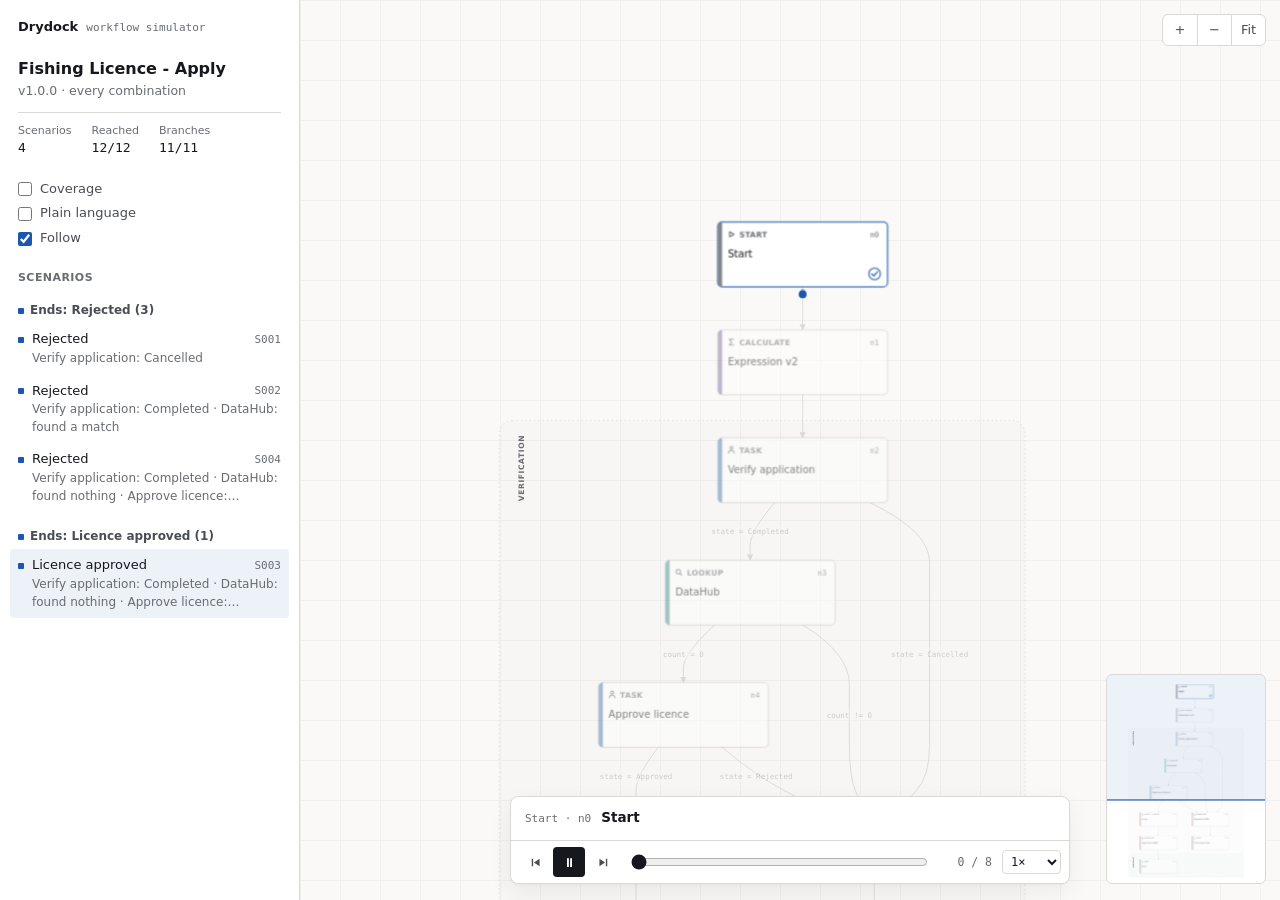
<file: docs/demo/index.html>
<!doctype html>
<html lang="en">
<head>
<meta charset="utf-8">
<meta name="viewport" content="width=device-width, initial-scale=1">
<title>Fishing Licence - Apply v1.0.0 · Drydock</title>
<style>/* Drydock viewer: a working tool, not a showcase. Paper canvas, ink text,
   one accent for the route the case takes. Red only for failure, amber only
   for waiting. Light only. */
:root {
  color-scheme: light;
  --paper: oklch(0.982 0.003 95);
  --grid: oklch(0.955 0.003 95);
  --surface: oklch(1 0 0);
  --surface-2: oklch(0.965 0.003 95);
  --rule: oklch(0.885 0.004 95);
  --rule-strong: oklch(0.78 0.006 95);
  --ink: oklch(0.21 0.01 260);
  --ink-2: oklch(0.42 0.01 260);
  --ink-3: oklch(0.53 0.008 260);

  --accent: oklch(0.47 0.15 258);
  --accent-soft: oklch(0.47 0.15 258 / 0.08);
  --fail: oklch(0.54 0.19 27);
  --wait: oklch(0.58 0.13 70);

  /* Node kinds: quiet stripes, told apart by glyph and label first. */
  --k-start: oklch(0.62 0.01 260);
  --k-end: oklch(0.62 0.01 260);
  --k-route: oklch(0.72 0.01 260);
  --k-other: oklch(0.72 0.01 260);
  --k-task: oklch(0.6 0.09 255);
  --k-lookup: oklch(0.63 0.07 195);
  --k-write: oklch(0.6 0.05 230);
  --k-expression: oklch(0.6 0.07 300);
  --k-loop: oklch(0.67 0.09 65);
  --k-message: oklch(0.63 0.08 0);
  --k-document: oklch(0.64 0.08 135);
  --k-payment: oklch(0.67 0.09 90);

  --mono: ui-monospace, "SF Mono", Menlo, Consolas, monospace;
  --ease: cubic-bezier(0.2, 0, 0, 1);
  font: 14px/1.45 ui-sans-serif, system-ui, -apple-system, "Segoe UI", sans-serif;
}

* { box-sizing: border-box; }
html { -webkit-font-smoothing: antialiased; -moz-osx-font-smoothing: grayscale; }
html, body { margin: 0; height: 100%; background: var(--paper); color: var(--ink); }
button, select, input { font: inherit; color: inherit; }
:focus-visible { outline: 2px solid var(--accent); outline-offset: 2px; }

.app { display: grid; grid-template-columns: 300px 1fr; height: 100dvh; }

/* ---------- sidebar ---------- */
.side {
  background: var(--surface);
  border-inline-end: 1px solid var(--rule);
  overflow-y: auto;
  padding: 18px 18px 40px;
  display: flex; flex-direction: column; gap: 22px;
}
.brand { display: flex; align-items: baseline; gap: 8px; font-size: 13px; font-weight: 600; }
.brand small { font-family: var(--mono); font-weight: 400; color: var(--ink-3); font-size: 11px; }
.wf h1 { font-size: 16px; line-height: 1.3; margin: 0 0 2px; font-weight: 600; text-wrap: balance; }
.muted { color: var(--ink-3); margin: 0; font-size: 12.5px; }
.stats { display: flex; gap: 20px; margin: 12px 0 0; padding: 10px 0 0; border-top: 1px solid var(--rule); }
.stats div { display: flex; flex-direction: column; }
.stats dt { font-size: 11px; color: var(--ink-3); }
.stats dd { margin: 0; font-family: var(--mono); font-size: 13px; font-variant-numeric: tabular-nums; }
.note { font-size: 12px; color: var(--ink-2); border-inline-start: 2px solid var(--rule-strong); padding: 2px 0 2px 10px; margin: 12px 0 0; }

.toggles { display: flex; flex-direction: column; gap: 6px; }
.switch { display: flex; align-items: center; gap: 8px; font-size: 13px; color: var(--ink-2); cursor: pointer; width: fit-content; }
.switch input { margin: 0; accent-color: var(--accent); width: 14px; height: 14px; }

.group h2 { font-size: 11px; font-weight: 600; color: var(--ink-3); margin: 0 0 6px; letter-spacing: 0.04em; text-transform: uppercase; }
.group h3 { font-size: 12px; color: var(--ink-2); margin: 16px 0 4px; font-weight: 600; display: flex; align-items: center; gap: 6px; }
.list { list-style: none; margin: 0; padding: 0; }
.item {
  display: block; text-align: start; cursor: pointer;
  background: transparent; border: 0; border-radius: 4px; padding: 7px 8px; margin: 0 -8px; width: calc(100% + 16px);
  transition-property: background-color; transition-duration: 120ms;
}
.item:hover { background: var(--surface-2); }
.item:focus-visible { outline-offset: -2px; }
.item[aria-current="true"] { background: var(--accent-soft); }
.item .t { display: flex; align-items: center; gap: 8px; font-size: 13px; font-weight: 500; }
.item .d { color: var(--ink-3); font-size: 12px; margin-top: 1px; padding-inline-start: 14px;
  display: -webkit-box; -webkit-line-clamp: 2; -webkit-box-orient: vertical; overflow: hidden; }
.item .id { margin-inline-start: auto; color: var(--ink-3); font-family: var(--mono); font-size: 11px; }

.dot { width: 6px; height: 6px; border-radius: 1px; flex: none; background: var(--ink-3); }
.dot.completed { background: var(--accent); }
.dot.failed { background: var(--fail); }
.dot.stuck, .dot.runaway, .dot.waiting { background: var(--wait); }

/* ---------- stage ---------- */
.stage { position: relative; overflow: hidden; background-color: var(--paper);
  background-image: linear-gradient(var(--grid) 1px, transparent 1px), linear-gradient(90deg, var(--grid) 1px, transparent 1px);
  background-size: 40px 40px; }
#canvas { width: 100%; height: 100%; display: block; cursor: grab; touch-action: none; }
#canvas.dragging { cursor: grabbing; }

.zoom { position: absolute; top: 14px; inset-inline-end: 14px; display: flex; background: var(--surface);
  border: 1px solid var(--rule); border-radius: 6px; overflow: hidden; }
.zoom button { border: 0; background: transparent; min-width: 34px; height: 30px; cursor: pointer; font-size: 13px; color: var(--ink-2); }
.zoom button + button { border-inline-start: 1px solid var(--rule); }
.zoom button:hover { background: var(--surface-2); color: var(--ink); }
.zoom button:focus-visible { outline-offset: -2px; }

.dock { position: absolute; left: 50%; bottom: 16px; translate: -50% 0; width: min(780px, calc(100% - 420px));
  background: var(--surface); border: 1px solid var(--rule); border-radius: 8px;
  box-shadow: 0 1px 2px oklch(0 0 0 / 0.04), 0 8px 24px oklch(0 0 0 / 0.06); }
.caption { padding: 11px 14px 10px; min-height: 44px; display: flex; align-items: baseline; gap: 10px; border-bottom: 1px solid var(--rule); }
.cap-kind { font-family: var(--mono); font-size: 11px; color: var(--ink-3); flex: none; }
.cap-text { font-size: 13.5px; text-wrap: pretty; display: -webkit-box; -webkit-line-clamp: 3; -webkit-box-orient: vertical; overflow: hidden; }
.cap-text b { font-weight: 600; }
.transport { padding: 6px 8px; display: flex; align-items: center; gap: 2px; }
.transport button { border: 0; background: transparent; border-radius: 4px; width: 32px; height: 30px; cursor: pointer; color: var(--ink-2);
  transition-property: background-color, scale; transition-duration: 120ms; transition-timing-function: var(--ease); }
.transport button:hover { background: var(--surface-2); color: var(--ink); }
.transport button:active { scale: 0.96; }
.transport svg { width: 15px; height: 15px; fill: currentColor; display: block; margin: auto; }
.transport .primary { position: relative; color: var(--surface); background: var(--ink); }
.transport .primary:hover { background: oklch(0.32 0.01 260); color: var(--surface); }
.transport .primary svg { position: absolute; inset: 0; transition-property: opacity, scale, filter; transition-duration: 200ms; transition-timing-function: var(--ease); }
.transport .primary .i-pause { opacity: 0; scale: 0.25; filter: blur(4px); }
.transport .primary.playing .i-play { opacity: 0; scale: 0.25; filter: blur(4px); }
.transport .primary.playing .i-pause { opacity: 1; scale: 1; filter: blur(0); }
#p-scrub { flex: 1; accent-color: var(--ink); margin: 0 10px; }
.count { font-family: var(--mono); font-size: 11.5px; color: var(--ink-3); font-variant-numeric: tabular-nums; min-width: 52px; text-align: end; }
.speed select { background: transparent; border: 1px solid var(--rule); border-radius: 4px; padding: 3px 4px; margin-inline-start: 8px; font-family: var(--mono); font-size: 12px; }
.sr { position: absolute; width: 1px; height: 1px; overflow: hidden; clip-path: inset(50%); }

/* ---------- diagram ---------- */
#nodes { filter: url(#lift); }
.node { opacity: 0.5; transition-property: opacity; transition-duration: 250ms; transition-timing-function: var(--ease); }
.node.visited, .node.running { opacity: 1; }
.node .card { fill: var(--surface); stroke: var(--rule-strong); stroke-width: 1; transition-property: stroke, fill; transition-duration: 200ms; }
.node .stripe { fill: var(--kind); }
.node .glyph { fill: none; stroke: var(--ink-3); stroke-width: 1.4; stroke-linecap: round; stroke-linejoin: round; }
.node .kind { font-size: 10.5px; fill: var(--ink-3); letter-spacing: 0.04em; text-transform: uppercase; font-weight: 600; }
.node .idx { font-family: var(--mono); font-size: 10.5px; fill: var(--ink-3); }
.node .name { font-size: 14px; font-weight: 500; fill: var(--ink); }
.node .ring { display: none; }
.node .badge { display: none; }
.node .state { opacity: 0; transition-property: opacity; transition-duration: 200ms; }

.node.running .card { stroke: var(--accent); stroke-width: 2; fill: oklch(0.985 0.012 258); }
.node.done .card { stroke: var(--accent); stroke-width: 1.5; }
.node.failed .card { stroke: var(--fail); stroke-width: 2; fill: oklch(0.99 0.008 27); }
.node.waiting .card, .node.stuck .card { stroke: var(--wait); stroke-width: 2; stroke-dasharray: 5 3; }
.node.done .s-done, .node.failed .s-fail, .node.waiting .s-wait, .node.stuck .s-stuck { opacity: 1; }
.state circle { fill: var(--surface); stroke-width: 1.5; }
.state path { fill: none; stroke-width: 1.6; stroke-linecap: round; stroke-linejoin: round; }
.s-done circle, .s-done path { stroke: var(--accent); }
.s-fail circle, .s-fail path { stroke: var(--fail); }
.s-wait circle, .s-wait path, .s-stuck circle, .s-stuck path { stroke: var(--wait); }

.edge { fill: none; stroke: var(--rule-strong); stroke-width: 1.25; transition-property: stroke, opacity, stroke-width; transition-duration: 250ms; }
.edge.taken { stroke: var(--accent); stroke-width: 2; }
.arrowhead { fill: var(--rule-strong); } .arrowhead.on { fill: var(--accent); }
.elabel rect { fill: var(--paper); }
.elabel text { font-family: var(--mono); font-size: 10.5px; fill: var(--ink-3); }
.elabel.taken text { fill: var(--accent); }
.story .elabel:not(.taken) { opacity: 0.3; }
.story .edge:not(.taken) { opacity: 0.45; }

.token, .trail { fill: var(--accent); }

.callout rect { fill: var(--surface); stroke: var(--rule-strong); }
.callout .rule { fill: var(--accent); stroke: none; }
.callout text { fill: var(--ink); font-size: 12px; font-weight: 500; }
.callout.status text { fill: var(--accent); }
.callout.bad rect { stroke: var(--fail); } .callout.bad .rule { fill: var(--fail); } .callout.bad text { fill: var(--fail); }
.callout.wait rect { stroke: var(--wait); } .callout.wait .rule { fill: var(--wait); }
.callout { animation: pop 220ms var(--ease) both; }
@keyframes pop { from { opacity: 0; transform: translateY(4px); } to { opacity: 1; transform: none; } }

/* Milestone swimlanes */
.band-bg { fill: oklch(0.5 0.02 260 / 0.02); stroke: var(--rule); stroke-dasharray: 2 4; }
.band-bg.alt { fill: oklch(0.5 0.02 260 / 0.04); }
.band-label { font-size: 10.5px; font-weight: 600; letter-spacing: 0.08em; text-transform: uppercase; fill: var(--ink-3); }

/* Minimap */
.minimap { position: absolute; inset-inline-end: 14px; bottom: 16px; width: 160px; height: 210px; background: var(--surface);
  border: 1px solid var(--rule); border-radius: 6px; overflow: hidden; cursor: pointer; }
#mini { width: 100%; height: 100%; display: block; }
#mini .elabel, #mini .callout, #mini .badge, #mini .band-label { display: none; }
#mini-view { fill: var(--accent-soft); stroke: var(--accent); stroke-width: 1.25; vector-effect: non-scaling-stroke; }
@media (max-width: 1100px) { .minimap { display: none; } .dock { width: min(780px, calc(100% - 32px)); } }

/* Coverage overlay */
.cov .node .badge { display: block; }
.badge rect { fill: var(--surface); stroke: var(--rule-strong); }
.badge text { font-family: var(--mono); font-size: 10px; fill: var(--ink-2); }
.cov .node.cold .card { stroke: var(--fail); stroke-dasharray: 4 3; }
.cov .edge.untaken { stroke: var(--fail); stroke-dasharray: 5 5; opacity: 0.9; }

/* Plain language: hide the machinery. */
.plain .idx, .plain .elabel { display: none; }

/* One-time reveal of the skeleton. */
.intro .node { animation: rise 380ms var(--ease) both; animation-delay: var(--d); }
.intro .edge { stroke-dasharray: var(--len); stroke-dashoffset: var(--len); animation: draw 480ms var(--ease) forwards; animation-delay: var(--d); }
@keyframes rise { from { opacity: 0; transform: translateY(6px); } to { opacity: 0.5; transform: none; } }
@keyframes draw { to { stroke-dashoffset: 0; } }

@media (prefers-reduced-motion: reduce) {
  .intro .node, .intro .edge, .callout { animation: none !important; }
}

@media (max-width: 860px) {
  .app { grid-template-columns: 1fr; grid-template-rows: auto 1fr; }
  .side { max-height: 38dvh; border-inline-end: 0; border-bottom: 1px solid var(--rule); }
}
</style>
</head>
<body>
<div class="app">
  <aside class="side" aria-label="Scenarios">
    <header class="brand">
      <span>Drydock</span><small>workflow simulator</small>
    </header>
    <section class="wf">
      <h1 id="wf-name"></h1>
      <p id="wf-meta" class="muted"></p>
      <dl class="stats" id="stats"></dl>
      <p id="wf-note" class="note" hidden></p>
    </section>
    <section class="toggles">
      <label class="switch"><input type="checkbox" id="t-coverage"><span>Coverage</span></label>
      <label class="switch"><input type="checkbox" id="t-plain"><span>Plain language</span></label>
      <label class="switch"><input type="checkbox" id="t-follow" checked><span>Follow</span></label>
    </section>
    <section id="findings" class="group" hidden>
      <h2>Problems</h2>
      <ul id="finding-list" class="list"></ul>
    </section>
    <section class="group">
      <h2>Scenarios</h2>
      <div id="scenario-groups"></div>
    </section>
  </aside>

  <main class="stage">
    <svg id="canvas" role="img" aria-label="Workflow diagram">
      <defs>
        <marker id="arrow" viewBox="0 0 10 10" refX="9" refY="5" markerWidth="7" markerHeight="7" orient="auto-start-reverse">
          <path d="M0 0L10 5L0 10z" class="arrowhead"/>
        </marker>
        <marker id="arrow-on" viewBox="0 0 10 10" refX="9" refY="5" markerWidth="7" markerHeight="7" orient="auto-start-reverse">
          <path d="M0 0L10 5L0 10z" class="arrowhead on"/>
        </marker>
        <filter id="lift" x="-10%" y="-10%" width="120%" height="140%">
          <feDropShadow dx="0" dy="1" stdDeviation="1.2" flood-color="black" flood-opacity="0.05"/>
        </filter>
      </defs>
      <g id="viewport">
        <g id="bands"></g>
        <g id="edges"></g>
        <g id="labels"></g>
        <g id="nodes"></g>
        <g id="fx"></g>
      </g>
    </svg>

    <div class="minimap" aria-hidden="true">
      <svg id="mini"><use href="#bands"/><use href="#edges"/><use href="#nodes"/><rect id="mini-view" rx="6"/></svg>
    </div>

    <div class="zoom" role="group" aria-label="Zoom">
      <button type="button" id="z-in" aria-label="Zoom in">+</button>
      <button type="button" id="z-out" aria-label="Zoom out">−</button>
      <button type="button" id="z-fit" aria-label="Fit to screen">Fit</button>
    </div>

    <div class="dock">
      <div class="caption" id="caption" aria-live="polite">
        <span class="cap-kind" id="cap-kind"></span>
        <span class="cap-text" id="cap-text">Pick a scenario to play it on the workflow.</span>
      </div>
      <div class="transport" role="group" aria-label="Playback">
        <button type="button" id="p-back" aria-label="Previous step"><svg viewBox="0 0 24 24"><path d="M6 6h2.2v12H6zM18.5 6v12L9.5 12z"/></svg></button>
        <button type="button" id="p-play" class="primary" aria-label="Play">
          <svg class="i-play" viewBox="0 0 24 24"><path d="M8 5.5v13l11-6.5z"/></svg>
          <svg class="i-pause" viewBox="0 0 24 24"><path d="M8 5h3v14H8zM13 5h3v14h-3z"/></svg>
        </button>
        <button type="button" id="p-next" aria-label="Next step"><svg viewBox="0 0 24 24"><path d="M15.8 6H18v12h-2.2zM5.5 6v12l9-6z"/></svg></button>
        <input type="range" id="p-scrub" min="0" max="0" value="0" aria-label="Step">
        <span class="count" id="p-count">0 / 0</span>
        <label class="speed"><span class="sr">Speed</span>
          <select id="p-speed">
            <option value="0.5">0.5×</option>
            <option value="1" selected>1×</option>
            <option value="2">2×</option>
            <option value="4">4×</option>
          </select>
        </label>
      </div>
    </div>
  </main>
</div>
<script id="data" type="application/json">{"workflow":"Fishing Licence - Apply","version":"1.0.0","nodes":[{"id":"n0","name":"Start","kind":"start","control":"No Action"},{"id":"n1","name":"Expression v2","kind":"expression","control":"Expression v2"},{"id":"n2","name":"Verify application","kind":"task","control":"Assign Task","milestone":"Verification"},{"id":"n3","name":"DataHub","kind":"lookup","control":"DataHub","milestone":"Verification"},{"id":"n4","name":"Approve licence","kind":"task","control":"Assign Task","milestone":"Approval"},{"id":"n5","name":"Loop","kind":"loop","control":"Loop","milestone":"Approval","children":["lm1 · DataHub","lm2 · DataHub"]},{"id":"n6","name":"Approved SMS","kind":"message","control":"SMS","milestone":"Approval"},{"id":"n7","name":"End","kind":"end","control":"End","milestone":"Approval"},{"id":"n8","name":"Rejected SMS","kind":"message","control":"SMS","milestone":"Verification"},{"id":"n9","name":"End (rejected)","kind":"end","control":"End","milestone":"Verification"}],"edges":[{"from":"n0","to":"n1"},{"from":"n1","to":"n2"},{"from":"n2","to":"n8","condition":"$.n2.state == \"Cancelled\"","label":"state = Cancelled","status":"Rejected"},{"from":"n2","to":"n3","condition":"$.n2.state == \"Completed\"","label":"state = Completed"},{"from":"n3","to":"n4","condition":"$.n3.count == \"0\"","label":"count = 0"},{"from":"n3","to":"n8","condition":"$.n3.count != \"0\"","label":"count != 0","status":"Rejected"},{"from":"n4","to":"n5","condition":"$.n4.state == \"Approved\"","label":"state = Approved","status":"Licence approved"},{"from":"n4","to":"n8","condition":"$.n4.state == \"Rejected\"","label":"state = Rejected","status":"Rejected"},{"from":"n5","to":"n6"},{"from":"n6","to":"n7"},{"from":"n8","to":"n9"}],"scenarios":[{"id":"S001","status":"completed","title":"Rejected","decisions":["n2: officer Cancelled"],"flowState":"Rejected","reason":"every route reached an end","steps":[{"node":"n0","event":"ran","next":"n1"},{"node":"n1","event":"ran","detail":"isLocal = 1","next":"n2"},{"node":"n2","event":"ran","detail":"Verify application ( A123456 ) → Cancelled","next":"n8","status":"Rejected"},{"node":"n8","event":"ran","next":"n9"},{"node":"n9","event":"ended"}]},{"id":"S002","status":"completed","title":"Rejected","decisions":["n2: officer Completed","n3: lookup finds a row"],"flowState":"Rejected","reason":"every route reached an end","steps":[{"node":"n0","event":"ran","next":"n1"},{"node":"n1","event":"ran","detail":"isLocal = 1","next":"n2"},{"node":"n2","event":"ran","detail":"Verify application ( A123456 ) → Completed","next":"n3"},{"node":"n3","event":"ran","detail":"select licence_registry: 1 row","next":"n8","status":"Rejected"},{"node":"n8","event":"ran","next":"n9"},{"node":"n9","event":"ended"}]},{"id":"S003","status":"completed","title":"Licence approved","decisions":["n2: officer Completed","n3: lookup finds nothing","n4: officer Approved"],"flowState":"Licence approved","reason":"every route reached an end","steps":[{"node":"n0","event":"ran","next":"n1"},{"node":"n1","event":"ran","detail":"isLocal = 1","next":"n2"},{"node":"n2","event":"ran","detail":"Verify application ( A123456 ) → Completed","next":"n3"},{"node":"n3","event":"ran","detail":"select licence_registry: no rows","next":"n4"},{"node":"n4","event":"ran","detail":"Approve licence → Approved","next":"n5","status":"Licence approved"},{"node":"n5","event":"ran","detail":"ran 2 times over $.{boats}","next":"n6","loop":2},{"node":"n6","event":"ran","next":"n7"},{"node":"n7","event":"ended"}]},{"id":"S004","status":"completed","title":"Rejected","decisions":["n2: officer Completed","n3: lookup finds nothing","n4: officer Rejected"],"flowState":"Rejected","reason":"every route reached an end","steps":[{"node":"n0","event":"ran","next":"n1"},{"node":"n1","event":"ran","detail":"isLocal = 1","next":"n2"},{"node":"n2","event":"ran","detail":"Verify application ( A123456 ) → Completed","next":"n3"},{"node":"n3","event":"ran","detail":"select licence_registry: no rows","next":"n4"},{"node":"n4","event":"ran","detail":"Approve licence → Rejected","next":"n8","status":"Rejected"},{"node":"n8","event":"ran","next":"n9"},{"node":"n9","event":"ended"}]}],"findings":null,"coverage":{"nodes":12,"nodesHit":12,"edges":11,"edgesTaken":11,"visits":{"n0":4,"n1":4,"n2":4,"n3":3,"n4":2,"n5":1,"n6":1,"n7":1,"n8":3,"n9":3},"untaken":null},"mode":"all"}</script>
<script>(function(f){if(typeof exports==="object"&&typeof module!=="undefined"){module.exports=f()}else if(typeof define==="function"&&define.amd){define([],f)}else{var g;if(typeof window!=="undefined"){g=window}else if(typeof global!=="undefined"){g=global}else if(typeof self!=="undefined"){g=self}else{g=this}g.dagre=f()}})(function(){var define,module,exports;return function(){function r(e,n,t){function o(i,f){if(!n[i]){if(!e[i]){var c="function"==typeof require&&require;if(!f&&c)return c(i,!0);if(u)return u(i,!0);var a=new Error("Cannot find module '"+i+"'");throw a.code="MODULE_NOT_FOUND",a}var p=n[i]={exports:{}};e[i][0].call(p.exports,function(r){var n=e[i][1][r];return o(n||r)},p,p.exports,r,e,n,t)}return n[i].exports}for(var u="function"==typeof require&&require,i=0;i<t.length;i++)o(t[i]);return o}return r}()({1:[function(require,module,exports){
/*
Copyright (c) 2012-2014 Chris Pettitt

Permission is hereby granted, free of charge, to any person obtaining a copy
of this software and associated documentation files (the "Software"), to deal
in the Software without restriction, including without limitation the rights
to use, copy, modify, merge, publish, distribute, sublicense, and/or sell
copies of the Software, and to permit persons to whom the Software is
furnished to do so, subject to the following conditions:

The above copyright notice and this permission notice shall be included in
all copies or substantial portions of the Software.

THE SOFTWARE IS PROVIDED "AS IS", WITHOUT WARRANTY OF ANY KIND, EXPRESS OR
IMPLIED, INCLUDING BUT NOT LIMITED TO THE WARRANTIES OF MERCHANTABILITY,
FITNESS FOR A PARTICULAR PURPOSE AND NONINFRINGEMENT. IN NO EVENT SHALL THE
AUTHORS OR COPYRIGHT HOLDERS BE LIABLE FOR ANY CLAIM, DAMAGES OR OTHER
LIABILITY, WHETHER IN AN ACTION OF CONTRACT, TORT OR OTHERWISE, ARISING FROM,
OUT OF OR IN CONNECTION WITH THE SOFTWARE OR THE USE OR OTHER DEALINGS IN
THE SOFTWARE.
*/
module.exports={graphlib:require("./lib/graphlib"),layout:require("./lib/layout"),debug:require("./lib/debug"),util:{time:require("./lib/util").time,notime:require("./lib/util").notime},version:require("./lib/version")}},{"./lib/debug":6,"./lib/graphlib":7,"./lib/layout":9,"./lib/util":29,"./lib/version":30}],2:[function(require,module,exports){"use strict";var _=require("./lodash");var greedyFAS=require("./greedy-fas");module.exports={run:run,undo:undo};function run(g){var fas=g.graph().acyclicer==="greedy"?greedyFAS(g,weightFn(g)):dfsFAS(g);_.forEach(fas,function(e){var label=g.edge(e);g.removeEdge(e);label.forwardName=e.name;label.reversed=true;g.setEdge(e.w,e.v,label,_.uniqueId("rev"))});function weightFn(g){return function(e){return g.edge(e).weight}}}function dfsFAS(g){var fas=[];var stack={};var visited={};function dfs(v){if(_.has(visited,v)){return}visited[v]=true;stack[v]=true;_.forEach(g.outEdges(v),function(e){if(_.has(stack,e.w)){fas.push(e)}else{dfs(e.w)}});delete stack[v]}_.forEach(g.nodes(),dfs);return fas}function undo(g){_.forEach(g.edges(),function(e){var label=g.edge(e);if(label.reversed){g.removeEdge(e);var forwardName=label.forwardName;delete label.reversed;delete label.forwardName;g.setEdge(e.w,e.v,label,forwardName)}})}},{"./greedy-fas":8,"./lodash":10}],3:[function(require,module,exports){var _=require("./lodash");var util=require("./util");module.exports=addBorderSegments;function addBorderSegments(g){function dfs(v){var children=g.children(v);var node=g.node(v);if(children.length){_.forEach(children,dfs)}if(_.has(node,"minRank")){node.borderLeft=[];node.borderRight=[];for(var rank=node.minRank,maxRank=node.maxRank+1;rank<maxRank;++rank){addBorderNode(g,"borderLeft","_bl",v,node,rank);addBorderNode(g,"borderRight","_br",v,node,rank)}}}_.forEach(g.children(),dfs)}function addBorderNode(g,prop,prefix,sg,sgNode,rank){var label={width:0,height:0,rank:rank,borderType:prop};var prev=sgNode[prop][rank-1];var curr=util.addDummyNode(g,"border",label,prefix);sgNode[prop][rank]=curr;g.setParent(curr,sg);if(prev){g.setEdge(prev,curr,{weight:1})}}},{"./lodash":10,"./util":29}],4:[function(require,module,exports){"use strict";var _=require("./lodash");module.exports={adjust:adjust,undo:undo};function adjust(g){var rankDir=g.graph().rankdir.toLowerCase();if(rankDir==="lr"||rankDir==="rl"){swapWidthHeight(g)}}function undo(g){var rankDir=g.graph().rankdir.toLowerCase();if(rankDir==="bt"||rankDir==="rl"){reverseY(g)}if(rankDir==="lr"||rankDir==="rl"){swapXY(g);swapWidthHeight(g)}}function swapWidthHeight(g){_.forEach(g.nodes(),function(v){swapWidthHeightOne(g.node(v))});_.forEach(g.edges(),function(e){swapWidthHeightOne(g.edge(e))})}function swapWidthHeightOne(attrs){var w=attrs.width;attrs.width=attrs.height;attrs.height=w}function reverseY(g){_.forEach(g.nodes(),function(v){reverseYOne(g.node(v))});_.forEach(g.edges(),function(e){var edge=g.edge(e);_.forEach(edge.points,reverseYOne);if(_.has(edge,"y")){reverseYOne(edge)}})}function reverseYOne(attrs){attrs.y=-attrs.y}function swapXY(g){_.forEach(g.nodes(),function(v){swapXYOne(g.node(v))});_.forEach(g.edges(),function(e){var edge=g.edge(e);_.forEach(edge.points,swapXYOne);if(_.has(edge,"x")){swapXYOne(edge)}})}function swapXYOne(attrs){var x=attrs.x;attrs.x=attrs.y;attrs.y=x}},{"./lodash":10}],5:[function(require,module,exports){
/*
 * Simple doubly linked list implementation derived from Cormen, et al.,
 * "Introduction to Algorithms".
 */
module.exports=List;function List(){var sentinel={};sentinel._next=sentinel._prev=sentinel;this._sentinel=sentinel}List.prototype.dequeue=function(){var sentinel=this._sentinel;var entry=sentinel._prev;if(entry!==sentinel){unlink(entry);return entry}};List.prototype.enqueue=function(entry){var sentinel=this._sentinel;if(entry._prev&&entry._next){unlink(entry)}entry._next=sentinel._next;sentinel._next._prev=entry;sentinel._next=entry;entry._prev=sentinel};List.prototype.toString=function(){var strs=[];var sentinel=this._sentinel;var curr=sentinel._prev;while(curr!==sentinel){strs.push(JSON.stringify(curr,filterOutLinks));curr=curr._prev}return"["+strs.join(", ")+"]"};function unlink(entry){entry._prev._next=entry._next;entry._next._prev=entry._prev;delete entry._next;delete entry._prev}function filterOutLinks(k,v){if(k!=="_next"&&k!=="_prev"){return v}}},{}],6:[function(require,module,exports){var _=require("./lodash");var util=require("./util");var Graph=require("./graphlib").Graph;module.exports={debugOrdering:debugOrdering};
/* istanbul ignore next */function debugOrdering(g){var layerMatrix=util.buildLayerMatrix(g);var h=new Graph({compound:true,multigraph:true}).setGraph({});_.forEach(g.nodes(),function(v){h.setNode(v,{label:v});h.setParent(v,"layer"+g.node(v).rank)});_.forEach(g.edges(),function(e){h.setEdge(e.v,e.w,{},e.name)});_.forEach(layerMatrix,function(layer,i){var layerV="layer"+i;h.setNode(layerV,{rank:"same"});_.reduce(layer,function(u,v){h.setEdge(u,v,{style:"invis"});return v})});return h}},{"./graphlib":7,"./lodash":10,"./util":29}],7:[function(require,module,exports){
/* global window */
var graphlib;if(typeof require==="function"){try{graphlib=require("graphlib")}catch(e){
// continue regardless of error
}}if(!graphlib){graphlib=window.graphlib}module.exports=graphlib},{graphlib:31}],8:[function(require,module,exports){var _=require("./lodash");var Graph=require("./graphlib").Graph;var List=require("./data/list");
/*
 * A greedy heuristic for finding a feedback arc set for a graph. A feedback
 * arc set is a set of edges that can be removed to make a graph acyclic.
 * The algorithm comes from: P. Eades, X. Lin, and W. F. Smyth, "A fast and
 * effective heuristic for the feedback arc set problem." This implementation
 * adjusts that from the paper to allow for weighted edges.
 */module.exports=greedyFAS;var DEFAULT_WEIGHT_FN=_.constant(1);function greedyFAS(g,weightFn){if(g.nodeCount()<=1){return[]}var state=buildState(g,weightFn||DEFAULT_WEIGHT_FN);var results=doGreedyFAS(state.graph,state.buckets,state.zeroIdx);
// Expand multi-edges
return _.flatten(_.map(results,function(e){return g.outEdges(e.v,e.w)}),true)}function doGreedyFAS(g,buckets,zeroIdx){var results=[];var sources=buckets[buckets.length-1];var sinks=buckets[0];var entry;while(g.nodeCount()){while(entry=sinks.dequeue()){removeNode(g,buckets,zeroIdx,entry)}while(entry=sources.dequeue()){removeNode(g,buckets,zeroIdx,entry)}if(g.nodeCount()){for(var i=buckets.length-2;i>0;--i){entry=buckets[i].dequeue();if(entry){results=results.concat(removeNode(g,buckets,zeroIdx,entry,true));break}}}}return results}function removeNode(g,buckets,zeroIdx,entry,collectPredecessors){var results=collectPredecessors?[]:undefined;_.forEach(g.inEdges(entry.v),function(edge){var weight=g.edge(edge);var uEntry=g.node(edge.v);if(collectPredecessors){results.push({v:edge.v,w:edge.w})}uEntry.out-=weight;assignBucket(buckets,zeroIdx,uEntry)});_.forEach(g.outEdges(entry.v),function(edge){var weight=g.edge(edge);var w=edge.w;var wEntry=g.node(w);wEntry["in"]-=weight;assignBucket(buckets,zeroIdx,wEntry)});g.removeNode(entry.v);return results}function buildState(g,weightFn){var fasGraph=new Graph;var maxIn=0;var maxOut=0;_.forEach(g.nodes(),function(v){fasGraph.setNode(v,{v:v,in:0,out:0})});
// Aggregate weights on nodes, but also sum the weights across multi-edges
// into a single edge for the fasGraph.
_.forEach(g.edges(),function(e){var prevWeight=fasGraph.edge(e.v,e.w)||0;var weight=weightFn(e);var edgeWeight=prevWeight+weight;fasGraph.setEdge(e.v,e.w,edgeWeight);maxOut=Math.max(maxOut,fasGraph.node(e.v).out+=weight);maxIn=Math.max(maxIn,fasGraph.node(e.w)["in"]+=weight)});var buckets=_.range(maxOut+maxIn+3).map(function(){return new List});var zeroIdx=maxIn+1;_.forEach(fasGraph.nodes(),function(v){assignBucket(buckets,zeroIdx,fasGraph.node(v))});return{graph:fasGraph,buckets:buckets,zeroIdx:zeroIdx}}function assignBucket(buckets,zeroIdx,entry){if(!entry.out){buckets[0].enqueue(entry)}else if(!entry["in"]){buckets[buckets.length-1].enqueue(entry)}else{buckets[entry.out-entry["in"]+zeroIdx].enqueue(entry)}}},{"./data/list":5,"./graphlib":7,"./lodash":10}],9:[function(require,module,exports){"use strict";var _=require("./lodash");var acyclic=require("./acyclic");var normalize=require("./normalize");var rank=require("./rank");var normalizeRanks=require("./util").normalizeRanks;var parentDummyChains=require("./parent-dummy-chains");var removeEmptyRanks=require("./util").removeEmptyRanks;var nestingGraph=require("./nesting-graph");var addBorderSegments=require("./add-border-segments");var coordinateSystem=require("./coordinate-system");var order=require("./order");var position=require("./position");var util=require("./util");var Graph=require("./graphlib").Graph;module.exports=layout;function layout(g,opts){var time=opts&&opts.debugTiming?util.time:util.notime;time("layout",function(){var layoutGraph=time("  buildLayoutGraph",function(){return buildLayoutGraph(g)});time("  runLayout",function(){runLayout(layoutGraph,time)});time("  updateInputGraph",function(){updateInputGraph(g,layoutGraph)})})}function runLayout(g,time){time("    makeSpaceForEdgeLabels",function(){makeSpaceForEdgeLabels(g)});time("    removeSelfEdges",function(){removeSelfEdges(g)});time("    acyclic",function(){acyclic.run(g)});time("    nestingGraph.run",function(){nestingGraph.run(g)});time("    rank",function(){rank(util.asNonCompoundGraph(g))});time("    injectEdgeLabelProxies",function(){injectEdgeLabelProxies(g)});time("    removeEmptyRanks",function(){removeEmptyRanks(g)});time("    nestingGraph.cleanup",function(){nestingGraph.cleanup(g)});time("    normalizeRanks",function(){normalizeRanks(g)});time("    assignRankMinMax",function(){assignRankMinMax(g)});time("    removeEdgeLabelProxies",function(){removeEdgeLabelProxies(g)});time("    normalize.run",function(){normalize.run(g)});time("    parentDummyChains",function(){parentDummyChains(g)});time("    addBorderSegments",function(){addBorderSegments(g)});time("    order",function(){order(g)});time("    insertSelfEdges",function(){insertSelfEdges(g)});time("    adjustCoordinateSystem",function(){coordinateSystem.adjust(g)});time("    position",function(){position(g)});time("    positionSelfEdges",function(){positionSelfEdges(g)});time("    removeBorderNodes",function(){removeBorderNodes(g)});time("    normalize.undo",function(){normalize.undo(g)});time("    fixupEdgeLabelCoords",function(){fixupEdgeLabelCoords(g)});time("    undoCoordinateSystem",function(){coordinateSystem.undo(g)});time("    translateGraph",function(){translateGraph(g)});time("    assignNodeIntersects",function(){assignNodeIntersects(g)});time("    reversePoints",function(){reversePointsForReversedEdges(g)});time("    acyclic.undo",function(){acyclic.undo(g)})}
/*
 * Copies final layout information from the layout graph back to the input
 * graph. This process only copies whitelisted attributes from the layout graph
 * to the input graph, so it serves as a good place to determine what
 * attributes can influence layout.
 */function updateInputGraph(inputGraph,layoutGraph){_.forEach(inputGraph.nodes(),function(v){var inputLabel=inputGraph.node(v);var layoutLabel=layoutGraph.node(v);if(inputLabel){inputLabel.x=layoutLabel.x;inputLabel.y=layoutLabel.y;if(layoutGraph.children(v).length){inputLabel.width=layoutLabel.width;inputLabel.height=layoutLabel.height}}});_.forEach(inputGraph.edges(),function(e){var inputLabel=inputGraph.edge(e);var layoutLabel=layoutGraph.edge(e);inputLabel.points=layoutLabel.points;if(_.has(layoutLabel,"x")){inputLabel.x=layoutLabel.x;inputLabel.y=layoutLabel.y}});inputGraph.graph().width=layoutGraph.graph().width;inputGraph.graph().height=layoutGraph.graph().height}var graphNumAttrs=["nodesep","edgesep","ranksep","marginx","marginy"];var graphDefaults={ranksep:50,edgesep:20,nodesep:50,rankdir:"tb"};var graphAttrs=["acyclicer","ranker","rankdir","align"];var nodeNumAttrs=["width","height"];var nodeDefaults={width:0,height:0};var edgeNumAttrs=["minlen","weight","width","height","labeloffset"];var edgeDefaults={minlen:1,weight:1,width:0,height:0,labeloffset:10,labelpos:"r"};var edgeAttrs=["labelpos"];
/*
 * Constructs a new graph from the input graph, which can be used for layout.
 * This process copies only whitelisted attributes from the input graph to the
 * layout graph. Thus this function serves as a good place to determine what
 * attributes can influence layout.
 */function buildLayoutGraph(inputGraph){var g=new Graph({multigraph:true,compound:true});var graph=canonicalize(inputGraph.graph());g.setGraph(_.merge({},graphDefaults,selectNumberAttrs(graph,graphNumAttrs),_.pick(graph,graphAttrs)));_.forEach(inputGraph.nodes(),function(v){var node=canonicalize(inputGraph.node(v));g.setNode(v,_.defaults(selectNumberAttrs(node,nodeNumAttrs),nodeDefaults));g.setParent(v,inputGraph.parent(v))});_.forEach(inputGraph.edges(),function(e){var edge=canonicalize(inputGraph.edge(e));g.setEdge(e,_.merge({},edgeDefaults,selectNumberAttrs(edge,edgeNumAttrs),_.pick(edge,edgeAttrs)))});return g}
/*
 * This idea comes from the Gansner paper: to account for edge labels in our
 * layout we split each rank in half by doubling minlen and halving ranksep.
 * Then we can place labels at these mid-points between nodes.
 *
 * We also add some minimal padding to the width to push the label for the edge
 * away from the edge itself a bit.
 */function makeSpaceForEdgeLabels(g){var graph=g.graph();graph.ranksep/=2;_.forEach(g.edges(),function(e){var edge=g.edge(e);edge.minlen*=2;if(edge.labelpos.toLowerCase()!=="c"){if(graph.rankdir==="TB"||graph.rankdir==="BT"){edge.width+=edge.labeloffset}else{edge.height+=edge.labeloffset}}})}
/*
 * Creates temporary dummy nodes that capture the rank in which each edge's
 * label is going to, if it has one of non-zero width and height. We do this
 * so that we can safely remove empty ranks while preserving balance for the
 * label's position.
 */function injectEdgeLabelProxies(g){_.forEach(g.edges(),function(e){var edge=g.edge(e);if(edge.width&&edge.height){var v=g.node(e.v);var w=g.node(e.w);var label={rank:(w.rank-v.rank)/2+v.rank,e:e};util.addDummyNode(g,"edge-proxy",label,"_ep")}})}function assignRankMinMax(g){var maxRank=0;_.forEach(g.nodes(),function(v){var node=g.node(v);if(node.borderTop){node.minRank=g.node(node.borderTop).rank;node.maxRank=g.node(node.borderBottom).rank;maxRank=_.max(maxRank,node.maxRank)}});g.graph().maxRank=maxRank}function removeEdgeLabelProxies(g){_.forEach(g.nodes(),function(v){var node=g.node(v);if(node.dummy==="edge-proxy"){g.edge(node.e).labelRank=node.rank;g.removeNode(v)}})}function translateGraph(g){var minX=Number.POSITIVE_INFINITY;var maxX=0;var minY=Number.POSITIVE_INFINITY;var maxY=0;var graphLabel=g.graph();var marginX=graphLabel.marginx||0;var marginY=graphLabel.marginy||0;function getExtremes(attrs){var x=attrs.x;var y=attrs.y;var w=attrs.width;var h=attrs.height;minX=Math.min(minX,x-w/2);maxX=Math.max(maxX,x+w/2);minY=Math.min(minY,y-h/2);maxY=Math.max(maxY,y+h/2)}_.forEach(g.nodes(),function(v){getExtremes(g.node(v))});_.forEach(g.edges(),function(e){var edge=g.edge(e);if(_.has(edge,"x")){getExtremes(edge)}});minX-=marginX;minY-=marginY;_.forEach(g.nodes(),function(v){var node=g.node(v);node.x-=minX;node.y-=minY});_.forEach(g.edges(),function(e){var edge=g.edge(e);_.forEach(edge.points,function(p){p.x-=minX;p.y-=minY});if(_.has(edge,"x")){edge.x-=minX}if(_.has(edge,"y")){edge.y-=minY}});graphLabel.width=maxX-minX+marginX;graphLabel.height=maxY-minY+marginY}function assignNodeIntersects(g){_.forEach(g.edges(),function(e){var edge=g.edge(e);var nodeV=g.node(e.v);var nodeW=g.node(e.w);var p1,p2;if(!edge.points){edge.points=[];p1=nodeW;p2=nodeV}else{p1=edge.points[0];p2=edge.points[edge.points.length-1]}edge.points.unshift(util.intersectRect(nodeV,p1));edge.points.push(util.intersectRect(nodeW,p2))})}function fixupEdgeLabelCoords(g){_.forEach(g.edges(),function(e){var edge=g.edge(e);if(_.has(edge,"x")){if(edge.labelpos==="l"||edge.labelpos==="r"){edge.width-=edge.labeloffset}switch(edge.labelpos){case"l":edge.x-=edge.width/2+edge.labeloffset;break;case"r":edge.x+=edge.width/2+edge.labeloffset;break}}})}function reversePointsForReversedEdges(g){_.forEach(g.edges(),function(e){var edge=g.edge(e);if(edge.reversed){edge.points.reverse()}})}function removeBorderNodes(g){_.forEach(g.nodes(),function(v){if(g.children(v).length){var node=g.node(v);var t=g.node(node.borderTop);var b=g.node(node.borderBottom);var l=g.node(_.last(node.borderLeft));var r=g.node(_.last(node.borderRight));node.width=Math.abs(r.x-l.x);node.height=Math.abs(b.y-t.y);node.x=l.x+node.width/2;node.y=t.y+node.height/2}});_.forEach(g.nodes(),function(v){if(g.node(v).dummy==="border"){g.removeNode(v)}})}function removeSelfEdges(g){_.forEach(g.edges(),function(e){if(e.v===e.w){var node=g.node(e.v);if(!node.selfEdges){node.selfEdges=[]}node.selfEdges.push({e:e,label:g.edge(e)});g.removeEdge(e)}})}function insertSelfEdges(g){var layers=util.buildLayerMatrix(g);_.forEach(layers,function(layer){var orderShift=0;_.forEach(layer,function(v,i){var node=g.node(v);node.order=i+orderShift;_.forEach(node.selfEdges,function(selfEdge){util.addDummyNode(g,"selfedge",{width:selfEdge.label.width,height:selfEdge.label.height,rank:node.rank,order:i+ ++orderShift,e:selfEdge.e,label:selfEdge.label},"_se")});delete node.selfEdges})})}function positionSelfEdges(g){_.forEach(g.nodes(),function(v){var node=g.node(v);if(node.dummy==="selfedge"){var selfNode=g.node(node.e.v);var x=selfNode.x+selfNode.width/2;var y=selfNode.y;var dx=node.x-x;var dy=selfNode.height/2;g.setEdge(node.e,node.label);g.removeNode(v);node.label.points=[{x:x+2*dx/3,y:y-dy},{x:x+5*dx/6,y:y-dy},{x:x+dx,y:y},{x:x+5*dx/6,y:y+dy},{x:x+2*dx/3,y:y+dy}];node.label.x=node.x;node.label.y=node.y}})}function selectNumberAttrs(obj,attrs){return _.mapValues(_.pick(obj,attrs),Number)}function canonicalize(attrs){var newAttrs={};_.forEach(attrs,function(v,k){newAttrs[k.toLowerCase()]=v});return newAttrs}},{"./acyclic":2,"./add-border-segments":3,"./coordinate-system":4,"./graphlib":7,"./lodash":10,"./nesting-graph":11,"./normalize":12,"./order":17,"./parent-dummy-chains":22,"./position":24,"./rank":26,"./util":29}],10:[function(require,module,exports){
/* global window */
var lodash;if(typeof require==="function"){try{lodash={cloneDeep:require("lodash/cloneDeep"),constant:require("lodash/constant"),defaults:require("lodash/defaults"),each:require("lodash/each"),filter:require("lodash/filter"),find:require("lodash/find"),flatten:require("lodash/flatten"),forEach:require("lodash/forEach"),forIn:require("lodash/forIn"),has:require("lodash/has"),isUndefined:require("lodash/isUndefined"),last:require("lodash/last"),map:require("lodash/map"),mapValues:require("lodash/mapValues"),max:require("lodash/max"),merge:require("lodash/merge"),min:require("lodash/min"),minBy:require("lodash/minBy"),now:require("lodash/now"),pick:require("lodash/pick"),range:require("lodash/range"),reduce:require("lodash/reduce"),sortBy:require("lodash/sortBy"),uniqueId:require("lodash/uniqueId"),values:require("lodash/values"),zipObject:require("lodash/zipObject")}}catch(e){
// continue regardless of error
}}if(!lodash){lodash=window._}module.exports=lodash},{"lodash/cloneDeep":227,"lodash/constant":228,"lodash/defaults":229,"lodash/each":230,"lodash/filter":232,"lodash/find":233,"lodash/flatten":235,"lodash/forEach":236,"lodash/forIn":237,"lodash/has":239,"lodash/isUndefined":258,"lodash/last":261,"lodash/map":262,"lodash/mapValues":263,"lodash/max":264,"lodash/merge":266,"lodash/min":267,"lodash/minBy":268,"lodash/now":270,"lodash/pick":271,"lodash/range":273,"lodash/reduce":274,"lodash/sortBy":276,"lodash/uniqueId":286,"lodash/values":287,"lodash/zipObject":288}],11:[function(require,module,exports){var _=require("./lodash");var util=require("./util");module.exports={run:run,cleanup:cleanup};
/*
 * A nesting graph creates dummy nodes for the tops and bottoms of subgraphs,
 * adds appropriate edges to ensure that all cluster nodes are placed between
 * these boundries, and ensures that the graph is connected.
 *
 * In addition we ensure, through the use of the minlen property, that nodes
 * and subgraph border nodes to not end up on the same rank.
 *
 * Preconditions:
 *
 *    1. Input graph is a DAG
 *    2. Nodes in the input graph has a minlen attribute
 *
 * Postconditions:
 *
 *    1. Input graph is connected.
 *    2. Dummy nodes are added for the tops and bottoms of subgraphs.
 *    3. The minlen attribute for nodes is adjusted to ensure nodes do not
 *       get placed on the same rank as subgraph border nodes.
 *
 * The nesting graph idea comes from Sander, "Layout of Compound Directed
 * Graphs."
 */function run(g){var root=util.addDummyNode(g,"root",{},"_root");var depths=treeDepths(g);var height=_.max(_.values(depths))-1;// Note: depths is an Object not an array
var nodeSep=2*height+1;g.graph().nestingRoot=root;
// Multiply minlen by nodeSep to align nodes on non-border ranks.
_.forEach(g.edges(),function(e){g.edge(e).minlen*=nodeSep});
// Calculate a weight that is sufficient to keep subgraphs vertically compact
var weight=sumWeights(g)+1;
// Create border nodes and link them up
_.forEach(g.children(),function(child){dfs(g,root,nodeSep,weight,height,depths,child)});
// Save the multiplier for node layers for later removal of empty border
// layers.
g.graph().nodeRankFactor=nodeSep}function dfs(g,root,nodeSep,weight,height,depths,v){var children=g.children(v);if(!children.length){if(v!==root){g.setEdge(root,v,{weight:0,minlen:nodeSep})}return}var top=util.addBorderNode(g,"_bt");var bottom=util.addBorderNode(g,"_bb");var label=g.node(v);g.setParent(top,v);label.borderTop=top;g.setParent(bottom,v);label.borderBottom=bottom;_.forEach(children,function(child){dfs(g,root,nodeSep,weight,height,depths,child);var childNode=g.node(child);var childTop=childNode.borderTop?childNode.borderTop:child;var childBottom=childNode.borderBottom?childNode.borderBottom:child;var thisWeight=childNode.borderTop?weight:2*weight;var minlen=childTop!==childBottom?1:height-depths[v]+1;g.setEdge(top,childTop,{weight:thisWeight,minlen:minlen,nestingEdge:true});g.setEdge(childBottom,bottom,{weight:thisWeight,minlen:minlen,nestingEdge:true})});if(!g.parent(v)){g.setEdge(root,top,{weight:0,minlen:height+depths[v]})}}function treeDepths(g){var depths={};function dfs(v,depth){var children=g.children(v);if(children&&children.length){_.forEach(children,function(child){dfs(child,depth+1)})}depths[v]=depth}_.forEach(g.children(),function(v){dfs(v,1)});return depths}function sumWeights(g){return _.reduce(g.edges(),function(acc,e){return acc+g.edge(e).weight},0)}function cleanup(g){var graphLabel=g.graph();g.removeNode(graphLabel.nestingRoot);delete graphLabel.nestingRoot;_.forEach(g.edges(),function(e){var edge=g.edge(e);if(edge.nestingEdge){g.removeEdge(e)}})}},{"./lodash":10,"./util":29}],12:[function(require,module,exports){"use strict";var _=require("./lodash");var util=require("./util");module.exports={run:run,undo:undo};
/*
 * Breaks any long edges in the graph into short segments that span 1 layer
 * each. This operation is undoable with the denormalize function.
 *
 * Pre-conditions:
 *
 *    1. The input graph is a DAG.
 *    2. Each node in the graph has a "rank" property.
 *
 * Post-condition:
 *
 *    1. All edges in the graph have a length of 1.
 *    2. Dummy nodes are added where edges have been split into segments.
 *    3. The graph is augmented with a "dummyChains" attribute which contains
 *       the first dummy in each chain of dummy nodes produced.
 */function run(g){g.graph().dummyChains=[];_.forEach(g.edges(),function(edge){normalizeEdge(g,edge)})}function normalizeEdge(g,e){var v=e.v;var vRank=g.node(v).rank;var w=e.w;var wRank=g.node(w).rank;var name=e.name;var edgeLabel=g.edge(e);var labelRank=edgeLabel.labelRank;if(wRank===vRank+1)return;g.removeEdge(e);var dummy,attrs,i;for(i=0,++vRank;vRank<wRank;++i,++vRank){edgeLabel.points=[];attrs={width:0,height:0,edgeLabel:edgeLabel,edgeObj:e,rank:vRank};dummy=util.addDummyNode(g,"edge",attrs,"_d");if(vRank===labelRank){attrs.width=edgeLabel.width;attrs.height=edgeLabel.height;attrs.dummy="edge-label";attrs.labelpos=edgeLabel.labelpos}g.setEdge(v,dummy,{weight:edgeLabel.weight},name);if(i===0){g.graph().dummyChains.push(dummy)}v=dummy}g.setEdge(v,w,{weight:edgeLabel.weight},name)}function undo(g){_.forEach(g.graph().dummyChains,function(v){var node=g.node(v);var origLabel=node.edgeLabel;var w;g.setEdge(node.edgeObj,origLabel);while(node.dummy){w=g.successors(v)[0];g.removeNode(v);origLabel.points.push({x:node.x,y:node.y});if(node.dummy==="edge-label"){origLabel.x=node.x;origLabel.y=node.y;origLabel.width=node.width;origLabel.height=node.height}v=w;node=g.node(v)}})}},{"./lodash":10,"./util":29}],13:[function(require,module,exports){var _=require("../lodash");module.exports=addSubgraphConstraints;function addSubgraphConstraints(g,cg,vs){var prev={},rootPrev;_.forEach(vs,function(v){var child=g.parent(v),parent,prevChild;while(child){parent=g.parent(child);if(parent){prevChild=prev[parent];prev[parent]=child}else{prevChild=rootPrev;rootPrev=child}if(prevChild&&prevChild!==child){cg.setEdge(prevChild,child);return}child=parent}});
/*
  function dfs(v) {
    var children = v ? g.children(v) : g.children();
    if (children.length) {
      var min = Number.POSITIVE_INFINITY,
          subgraphs = [];
      _.each(children, function(child) {
        var childMin = dfs(child);
        if (g.children(child).length) {
          subgraphs.push({ v: child, order: childMin });
        }
        min = Math.min(min, childMin);
      });
      _.reduce(_.sortBy(subgraphs, "order"), function(prev, curr) {
        cg.setEdge(prev.v, curr.v);
        return curr;
      });
      return min;
    }
    return g.node(v).order;
  }
  dfs(undefined);
  */}},{"../lodash":10}],14:[function(require,module,exports){var _=require("../lodash");module.exports=barycenter;function barycenter(g,movable){return _.map(movable,function(v){var inV=g.inEdges(v);if(!inV.length){return{v:v}}else{var result=_.reduce(inV,function(acc,e){var edge=g.edge(e),nodeU=g.node(e.v);return{sum:acc.sum+edge.weight*nodeU.order,weight:acc.weight+edge.weight}},{sum:0,weight:0});return{v:v,barycenter:result.sum/result.weight,weight:result.weight}}})}},{"../lodash":10}],15:[function(require,module,exports){var _=require("../lodash");var Graph=require("../graphlib").Graph;module.exports=buildLayerGraph;
/*
 * Constructs a graph that can be used to sort a layer of nodes. The graph will
 * contain all base and subgraph nodes from the request layer in their original
 * hierarchy and any edges that are incident on these nodes and are of the type
 * requested by the "relationship" parameter.
 *
 * Nodes from the requested rank that do not have parents are assigned a root
 * node in the output graph, which is set in the root graph attribute. This
 * makes it easy to walk the hierarchy of movable nodes during ordering.
 *
 * Pre-conditions:
 *
 *    1. Input graph is a DAG
 *    2. Base nodes in the input graph have a rank attribute
 *    3. Subgraph nodes in the input graph has minRank and maxRank attributes
 *    4. Edges have an assigned weight
 *
 * Post-conditions:
 *
 *    1. Output graph has all nodes in the movable rank with preserved
 *       hierarchy.
 *    2. Root nodes in the movable layer are made children of the node
 *       indicated by the root attribute of the graph.
 *    3. Non-movable nodes incident on movable nodes, selected by the
 *       relationship parameter, are included in the graph (without hierarchy).
 *    4. Edges incident on movable nodes, selected by the relationship
 *       parameter, are added to the output graph.
 *    5. The weights for copied edges are aggregated as need, since the output
 *       graph is not a multi-graph.
 */function buildLayerGraph(g,rank,relationship){var root=createRootNode(g),result=new Graph({compound:true}).setGraph({root:root}).setDefaultNodeLabel(function(v){return g.node(v)});_.forEach(g.nodes(),function(v){var node=g.node(v),parent=g.parent(v);if(node.rank===rank||node.minRank<=rank&&rank<=node.maxRank){result.setNode(v);result.setParent(v,parent||root);
// This assumes we have only short edges!
_.forEach(g[relationship](v),function(e){var u=e.v===v?e.w:e.v,edge=result.edge(u,v),weight=!_.isUndefined(edge)?edge.weight:0;result.setEdge(u,v,{weight:g.edge(e).weight+weight})});if(_.has(node,"minRank")){result.setNode(v,{borderLeft:node.borderLeft[rank],borderRight:node.borderRight[rank]})}}});return result}function createRootNode(g){var v;while(g.hasNode(v=_.uniqueId("_root")));return v}},{"../graphlib":7,"../lodash":10}],16:[function(require,module,exports){"use strict";var _=require("../lodash");module.exports=crossCount;
/*
 * A function that takes a layering (an array of layers, each with an array of
 * ordererd nodes) and a graph and returns a weighted crossing count.
 *
 * Pre-conditions:
 *
 *    1. Input graph must be simple (not a multigraph), directed, and include
 *       only simple edges.
 *    2. Edges in the input graph must have assigned weights.
 *
 * Post-conditions:
 *
 *    1. The graph and layering matrix are left unchanged.
 *
 * This algorithm is derived from Barth, et al., "Bilayer Cross Counting."
 */function crossCount(g,layering){var cc=0;for(var i=1;i<layering.length;++i){cc+=twoLayerCrossCount(g,layering[i-1],layering[i])}return cc}function twoLayerCrossCount(g,northLayer,southLayer){
// Sort all of the edges between the north and south layers by their position
// in the north layer and then the south. Map these edges to the position of
// their head in the south layer.
var southPos=_.zipObject(southLayer,_.map(southLayer,function(v,i){return i}));var southEntries=_.flatten(_.map(northLayer,function(v){return _.sortBy(_.map(g.outEdges(v),function(e){return{pos:southPos[e.w],weight:g.edge(e).weight}}),"pos")}),true);
// Build the accumulator tree
var firstIndex=1;while(firstIndex<southLayer.length)firstIndex<<=1;var treeSize=2*firstIndex-1;firstIndex-=1;var tree=_.map(new Array(treeSize),function(){return 0});
// Calculate the weighted crossings
var cc=0;_.forEach(southEntries.forEach(function(entry){var index=entry.pos+firstIndex;tree[index]+=entry.weight;var weightSum=0;while(index>0){if(index%2){weightSum+=tree[index+1]}index=index-1>>1;tree[index]+=entry.weight}cc+=entry.weight*weightSum}));return cc}},{"../lodash":10}],17:[function(require,module,exports){"use strict";var _=require("../lodash");var initOrder=require("./init-order");var crossCount=require("./cross-count");var sortSubgraph=require("./sort-subgraph");var buildLayerGraph=require("./build-layer-graph");var addSubgraphConstraints=require("./add-subgraph-constraints");var Graph=require("../graphlib").Graph;var util=require("../util");module.exports=order;
/*
 * Applies heuristics to minimize edge crossings in the graph and sets the best
 * order solution as an order attribute on each node.
 *
 * Pre-conditions:
 *
 *    1. Graph must be DAG
 *    2. Graph nodes must be objects with a "rank" attribute
 *    3. Graph edges must have the "weight" attribute
 *
 * Post-conditions:
 *
 *    1. Graph nodes will have an "order" attribute based on the results of the
 *       algorithm.
 */function order(g){var maxRank=util.maxRank(g),downLayerGraphs=buildLayerGraphs(g,_.range(1,maxRank+1),"inEdges"),upLayerGraphs=buildLayerGraphs(g,_.range(maxRank-1,-1,-1),"outEdges");var layering=initOrder(g);assignOrder(g,layering);var bestCC=Number.POSITIVE_INFINITY,best;for(var i=0,lastBest=0;lastBest<4;++i,++lastBest){sweepLayerGraphs(i%2?downLayerGraphs:upLayerGraphs,i%4>=2);layering=util.buildLayerMatrix(g);var cc=crossCount(g,layering);if(cc<bestCC){lastBest=0;best=_.cloneDeep(layering);bestCC=cc}}assignOrder(g,best)}function buildLayerGraphs(g,ranks,relationship){return _.map(ranks,function(rank){return buildLayerGraph(g,rank,relationship)})}function sweepLayerGraphs(layerGraphs,biasRight){var cg=new Graph;_.forEach(layerGraphs,function(lg){var root=lg.graph().root;var sorted=sortSubgraph(lg,root,cg,biasRight);_.forEach(sorted.vs,function(v,i){lg.node(v).order=i});addSubgraphConstraints(lg,cg,sorted.vs)})}function assignOrder(g,layering){_.forEach(layering,function(layer){_.forEach(layer,function(v,i){g.node(v).order=i})})}},{"../graphlib":7,"../lodash":10,"../util":29,"./add-subgraph-constraints":13,"./build-layer-graph":15,"./cross-count":16,"./init-order":18,"./sort-subgraph":20}],18:[function(require,module,exports){"use strict";var _=require("../lodash");module.exports=initOrder;
/*
 * Assigns an initial order value for each node by performing a DFS search
 * starting from nodes in the first rank. Nodes are assigned an order in their
 * rank as they are first visited.
 *
 * This approach comes from Gansner, et al., "A Technique for Drawing Directed
 * Graphs."
 *
 * Returns a layering matrix with an array per layer and each layer sorted by
 * the order of its nodes.
 */function initOrder(g){var visited={};var simpleNodes=_.filter(g.nodes(),function(v){return!g.children(v).length});var maxRank=_.max(_.map(simpleNodes,function(v){return g.node(v).rank}));var layers=_.map(_.range(maxRank+1),function(){return[]});function dfs(v){if(_.has(visited,v))return;visited[v]=true;var node=g.node(v);layers[node.rank].push(v);_.forEach(g.successors(v),dfs)}var orderedVs=_.sortBy(simpleNodes,function(v){return g.node(v).rank});_.forEach(orderedVs,dfs);return layers}},{"../lodash":10}],19:[function(require,module,exports){"use strict";var _=require("../lodash");module.exports=resolveConflicts;
/*
 * Given a list of entries of the form {v, barycenter, weight} and a
 * constraint graph this function will resolve any conflicts between the
 * constraint graph and the barycenters for the entries. If the barycenters for
 * an entry would violate a constraint in the constraint graph then we coalesce
 * the nodes in the conflict into a new node that respects the contraint and
 * aggregates barycenter and weight information.
 *
 * This implementation is based on the description in Forster, "A Fast and
 * Simple Hueristic for Constrained Two-Level Crossing Reduction," thought it
 * differs in some specific details.
 *
 * Pre-conditions:
 *
 *    1. Each entry has the form {v, barycenter, weight}, or if the node has
 *       no barycenter, then {v}.
 *
 * Returns:
 *
 *    A new list of entries of the form {vs, i, barycenter, weight}. The list
 *    `vs` may either be a singleton or it may be an aggregation of nodes
 *    ordered such that they do not violate constraints from the constraint
 *    graph. The property `i` is the lowest original index of any of the
 *    elements in `vs`.
 */function resolveConflicts(entries,cg){var mappedEntries={};_.forEach(entries,function(entry,i){var tmp=mappedEntries[entry.v]={indegree:0,in:[],out:[],vs:[entry.v],i:i};if(!_.isUndefined(entry.barycenter)){tmp.barycenter=entry.barycenter;tmp.weight=entry.weight}});_.forEach(cg.edges(),function(e){var entryV=mappedEntries[e.v];var entryW=mappedEntries[e.w];if(!_.isUndefined(entryV)&&!_.isUndefined(entryW)){entryW.indegree++;entryV.out.push(mappedEntries[e.w])}});var sourceSet=_.filter(mappedEntries,function(entry){return!entry.indegree});return doResolveConflicts(sourceSet)}function doResolveConflicts(sourceSet){var entries=[];function handleIn(vEntry){return function(uEntry){if(uEntry.merged){return}if(_.isUndefined(uEntry.barycenter)||_.isUndefined(vEntry.barycenter)||uEntry.barycenter>=vEntry.barycenter){mergeEntries(vEntry,uEntry)}}}function handleOut(vEntry){return function(wEntry){wEntry["in"].push(vEntry);if(--wEntry.indegree===0){sourceSet.push(wEntry)}}}while(sourceSet.length){var entry=sourceSet.pop();entries.push(entry);_.forEach(entry["in"].reverse(),handleIn(entry));_.forEach(entry.out,handleOut(entry))}return _.map(_.filter(entries,function(entry){return!entry.merged}),function(entry){return _.pick(entry,["vs","i","barycenter","weight"])})}function mergeEntries(target,source){var sum=0;var weight=0;if(target.weight){sum+=target.barycenter*target.weight;weight+=target.weight}if(source.weight){sum+=source.barycenter*source.weight;weight+=source.weight}target.vs=source.vs.concat(target.vs);target.barycenter=sum/weight;target.weight=weight;target.i=Math.min(source.i,target.i);source.merged=true}},{"../lodash":10}],20:[function(require,module,exports){var _=require("../lodash");var barycenter=require("./barycenter");var resolveConflicts=require("./resolve-conflicts");var sort=require("./sort");module.exports=sortSubgraph;function sortSubgraph(g,v,cg,biasRight){var movable=g.children(v);var node=g.node(v);var bl=node?node.borderLeft:undefined;var br=node?node.borderRight:undefined;var subgraphs={};if(bl){movable=_.filter(movable,function(w){return w!==bl&&w!==br})}var barycenters=barycenter(g,movable);_.forEach(barycenters,function(entry){if(g.children(entry.v).length){var subgraphResult=sortSubgraph(g,entry.v,cg,biasRight);subgraphs[entry.v]=subgraphResult;if(_.has(subgraphResult,"barycenter")){mergeBarycenters(entry,subgraphResult)}}});var entries=resolveConflicts(barycenters,cg);expandSubgraphs(entries,subgraphs);var result=sort(entries,biasRight);if(bl){result.vs=_.flatten([bl,result.vs,br],true);if(g.predecessors(bl).length){var blPred=g.node(g.predecessors(bl)[0]),brPred=g.node(g.predecessors(br)[0]);if(!_.has(result,"barycenter")){result.barycenter=0;result.weight=0}result.barycenter=(result.barycenter*result.weight+blPred.order+brPred.order)/(result.weight+2);result.weight+=2}}return result}function expandSubgraphs(entries,subgraphs){_.forEach(entries,function(entry){entry.vs=_.flatten(entry.vs.map(function(v){if(subgraphs[v]){return subgraphs[v].vs}return v}),true)})}function mergeBarycenters(target,other){if(!_.isUndefined(target.barycenter)){target.barycenter=(target.barycenter*target.weight+other.barycenter*other.weight)/(target.weight+other.weight);target.weight+=other.weight}else{target.barycenter=other.barycenter;target.weight=other.weight}}},{"../lodash":10,"./barycenter":14,"./resolve-conflicts":19,"./sort":21}],21:[function(require,module,exports){var _=require("../lodash");var util=require("../util");module.exports=sort;function sort(entries,biasRight){var parts=util.partition(entries,function(entry){return _.has(entry,"barycenter")});var sortable=parts.lhs,unsortable=_.sortBy(parts.rhs,function(entry){return-entry.i}),vs=[],sum=0,weight=0,vsIndex=0;sortable.sort(compareWithBias(!!biasRight));vsIndex=consumeUnsortable(vs,unsortable,vsIndex);_.forEach(sortable,function(entry){vsIndex+=entry.vs.length;vs.push(entry.vs);sum+=entry.barycenter*entry.weight;weight+=entry.weight;vsIndex=consumeUnsortable(vs,unsortable,vsIndex)});var result={vs:_.flatten(vs,true)};if(weight){result.barycenter=sum/weight;result.weight=weight}return result}function consumeUnsortable(vs,unsortable,index){var last;while(unsortable.length&&(last=_.last(unsortable)).i<=index){unsortable.pop();vs.push(last.vs);index++}return index}function compareWithBias(bias){return function(entryV,entryW){if(entryV.barycenter<entryW.barycenter){return-1}else if(entryV.barycenter>entryW.barycenter){return 1}return!bias?entryV.i-entryW.i:entryW.i-entryV.i}}},{"../lodash":10,"../util":29}],22:[function(require,module,exports){var _=require("./lodash");module.exports=parentDummyChains;function parentDummyChains(g){var postorderNums=postorder(g);_.forEach(g.graph().dummyChains,function(v){var node=g.node(v);var edgeObj=node.edgeObj;var pathData=findPath(g,postorderNums,edgeObj.v,edgeObj.w);var path=pathData.path;var lca=pathData.lca;var pathIdx=0;var pathV=path[pathIdx];var ascending=true;while(v!==edgeObj.w){node=g.node(v);if(ascending){while((pathV=path[pathIdx])!==lca&&g.node(pathV).maxRank<node.rank){pathIdx++}if(pathV===lca){ascending=false}}if(!ascending){while(pathIdx<path.length-1&&g.node(pathV=path[pathIdx+1]).minRank<=node.rank){pathIdx++}pathV=path[pathIdx]}g.setParent(v,pathV);v=g.successors(v)[0]}})}
// Find a path from v to w through the lowest common ancestor (LCA). Return the
// full path and the LCA.
function findPath(g,postorderNums,v,w){var vPath=[];var wPath=[];var low=Math.min(postorderNums[v].low,postorderNums[w].low);var lim=Math.max(postorderNums[v].lim,postorderNums[w].lim);var parent;var lca;
// Traverse up from v to find the LCA
parent=v;do{parent=g.parent(parent);vPath.push(parent)}while(parent&&(postorderNums[parent].low>low||lim>postorderNums[parent].lim));lca=parent;
// Traverse from w to LCA
parent=w;while((parent=g.parent(parent))!==lca){wPath.push(parent)}return{path:vPath.concat(wPath.reverse()),lca:lca}}function postorder(g){var result={};var lim=0;function dfs(v){var low=lim;_.forEach(g.children(v),dfs);result[v]={low:low,lim:lim++}}_.forEach(g.children(),dfs);return result}},{"./lodash":10}],23:[function(require,module,exports){"use strict";var _=require("../lodash");var Graph=require("../graphlib").Graph;var util=require("../util");
/*
 * This module provides coordinate assignment based on Brandes and Köpf, "Fast
 * and Simple Horizontal Coordinate Assignment."
 */module.exports={positionX:positionX,findType1Conflicts:findType1Conflicts,findType2Conflicts:findType2Conflicts,addConflict:addConflict,hasConflict:hasConflict,verticalAlignment:verticalAlignment,horizontalCompaction:horizontalCompaction,alignCoordinates:alignCoordinates,findSmallestWidthAlignment:findSmallestWidthAlignment,balance:balance};
/*
 * Marks all edges in the graph with a type-1 conflict with the "type1Conflict"
 * property. A type-1 conflict is one where a non-inner segment crosses an
 * inner segment. An inner segment is an edge with both incident nodes marked
 * with the "dummy" property.
 *
 * This algorithm scans layer by layer, starting with the second, for type-1
 * conflicts between the current layer and the previous layer. For each layer
 * it scans the nodes from left to right until it reaches one that is incident
 * on an inner segment. It then scans predecessors to determine if they have
 * edges that cross that inner segment. At the end a final scan is done for all
 * nodes on the current rank to see if they cross the last visited inner
 * segment.
 *
 * This algorithm (safely) assumes that a dummy node will only be incident on a
 * single node in the layers being scanned.
 */function findType1Conflicts(g,layering){var conflicts={};function visitLayer(prevLayer,layer){var
// last visited node in the previous layer that is incident on an inner
// segment.
k0=0,
// Tracks the last node in this layer scanned for crossings with a type-1
// segment.
scanPos=0,prevLayerLength=prevLayer.length,lastNode=_.last(layer);_.forEach(layer,function(v,i){var w=findOtherInnerSegmentNode(g,v),k1=w?g.node(w).order:prevLayerLength;if(w||v===lastNode){_.forEach(layer.slice(scanPos,i+1),function(scanNode){_.forEach(g.predecessors(scanNode),function(u){var uLabel=g.node(u),uPos=uLabel.order;if((uPos<k0||k1<uPos)&&!(uLabel.dummy&&g.node(scanNode).dummy)){addConflict(conflicts,u,scanNode)}})});scanPos=i+1;k0=k1}});return layer}_.reduce(layering,visitLayer);return conflicts}function findType2Conflicts(g,layering){var conflicts={};function scan(south,southPos,southEnd,prevNorthBorder,nextNorthBorder){var v;_.forEach(_.range(southPos,southEnd),function(i){v=south[i];if(g.node(v).dummy){_.forEach(g.predecessors(v),function(u){var uNode=g.node(u);if(uNode.dummy&&(uNode.order<prevNorthBorder||uNode.order>nextNorthBorder)){addConflict(conflicts,u,v)}})}})}function visitLayer(north,south){var prevNorthPos=-1,nextNorthPos,southPos=0;_.forEach(south,function(v,southLookahead){if(g.node(v).dummy==="border"){var predecessors=g.predecessors(v);if(predecessors.length){nextNorthPos=g.node(predecessors[0]).order;scan(south,southPos,southLookahead,prevNorthPos,nextNorthPos);southPos=southLookahead;prevNorthPos=nextNorthPos}}scan(south,southPos,south.length,nextNorthPos,north.length)});return south}_.reduce(layering,visitLayer);return conflicts}function findOtherInnerSegmentNode(g,v){if(g.node(v).dummy){return _.find(g.predecessors(v),function(u){return g.node(u).dummy})}}function addConflict(conflicts,v,w){if(v>w){var tmp=v;v=w;w=tmp}var conflictsV=conflicts[v];if(!conflictsV){conflicts[v]=conflictsV={}}conflictsV[w]=true}function hasConflict(conflicts,v,w){if(v>w){var tmp=v;v=w;w=tmp}return _.has(conflicts[v],w)}
/*
 * Try to align nodes into vertical "blocks" where possible. This algorithm
 * attempts to align a node with one of its median neighbors. If the edge
 * connecting a neighbor is a type-1 conflict then we ignore that possibility.
 * If a previous node has already formed a block with a node after the node
 * we're trying to form a block with, we also ignore that possibility - our
 * blocks would be split in that scenario.
 */function verticalAlignment(g,layering,conflicts,neighborFn){var root={},align={},pos={};
// We cache the position here based on the layering because the graph and
// layering may be out of sync. The layering matrix is manipulated to
// generate different extreme alignments.
_.forEach(layering,function(layer){_.forEach(layer,function(v,order){root[v]=v;align[v]=v;pos[v]=order})});_.forEach(layering,function(layer){var prevIdx=-1;_.forEach(layer,function(v){var ws=neighborFn(v);if(ws.length){ws=_.sortBy(ws,function(w){return pos[w]});var mp=(ws.length-1)/2;for(var i=Math.floor(mp),il=Math.ceil(mp);i<=il;++i){var w=ws[i];if(align[v]===v&&prevIdx<pos[w]&&!hasConflict(conflicts,v,w)){align[w]=v;align[v]=root[v]=root[w];prevIdx=pos[w]}}}})});return{root:root,align:align}}function horizontalCompaction(g,layering,root,align,reverseSep){
// This portion of the algorithm differs from BK due to a number of problems.
// Instead of their algorithm we construct a new block graph and do two
// sweeps. The first sweep places blocks with the smallest possible
// coordinates. The second sweep removes unused space by moving blocks to the
// greatest coordinates without violating separation.
var xs={},blockG=buildBlockGraph(g,layering,root,reverseSep),borderType=reverseSep?"borderLeft":"borderRight";function iterate(setXsFunc,nextNodesFunc){var stack=blockG.nodes();var elem=stack.pop();var visited={};while(elem){if(visited[elem]){setXsFunc(elem)}else{visited[elem]=true;stack.push(elem);stack=stack.concat(nextNodesFunc(elem))}elem=stack.pop()}}
// First pass, assign smallest coordinates
function pass1(elem){xs[elem]=blockG.inEdges(elem).reduce(function(acc,e){return Math.max(acc,xs[e.v]+blockG.edge(e))},0)}
// Second pass, assign greatest coordinates
function pass2(elem){var min=blockG.outEdges(elem).reduce(function(acc,e){return Math.min(acc,xs[e.w]-blockG.edge(e))},Number.POSITIVE_INFINITY);var node=g.node(elem);if(min!==Number.POSITIVE_INFINITY&&node.borderType!==borderType){xs[elem]=Math.max(xs[elem],min)}}iterate(pass1,blockG.predecessors.bind(blockG));iterate(pass2,blockG.successors.bind(blockG));
// Assign x coordinates to all nodes
_.forEach(align,function(v){xs[v]=xs[root[v]]});return xs}function buildBlockGraph(g,layering,root,reverseSep){var blockGraph=new Graph,graphLabel=g.graph(),sepFn=sep(graphLabel.nodesep,graphLabel.edgesep,reverseSep);_.forEach(layering,function(layer){var u;_.forEach(layer,function(v){var vRoot=root[v];blockGraph.setNode(vRoot);if(u){var uRoot=root[u],prevMax=blockGraph.edge(uRoot,vRoot);blockGraph.setEdge(uRoot,vRoot,Math.max(sepFn(g,v,u),prevMax||0))}u=v})});return blockGraph}
/*
 * Returns the alignment that has the smallest width of the given alignments.
 */function findSmallestWidthAlignment(g,xss){return _.minBy(_.values(xss),function(xs){var max=Number.NEGATIVE_INFINITY;var min=Number.POSITIVE_INFINITY;_.forIn(xs,function(x,v){var halfWidth=width(g,v)/2;max=Math.max(x+halfWidth,max);min=Math.min(x-halfWidth,min)});return max-min})}
/*
 * Align the coordinates of each of the layout alignments such that
 * left-biased alignments have their minimum coordinate at the same point as
 * the minimum coordinate of the smallest width alignment and right-biased
 * alignments have their maximum coordinate at the same point as the maximum
 * coordinate of the smallest width alignment.
 */function alignCoordinates(xss,alignTo){var alignToVals=_.values(alignTo),alignToMin=_.min(alignToVals),alignToMax=_.max(alignToVals);_.forEach(["u","d"],function(vert){_.forEach(["l","r"],function(horiz){var alignment=vert+horiz,xs=xss[alignment],delta;if(xs===alignTo)return;var xsVals=_.values(xs);delta=horiz==="l"?alignToMin-_.min(xsVals):alignToMax-_.max(xsVals);if(delta){xss[alignment]=_.mapValues(xs,function(x){return x+delta})}})})}function balance(xss,align){return _.mapValues(xss.ul,function(ignore,v){if(align){return xss[align.toLowerCase()][v]}else{var xs=_.sortBy(_.map(xss,v));return(xs[1]+xs[2])/2}})}function positionX(g){var layering=util.buildLayerMatrix(g);var conflicts=_.merge(findType1Conflicts(g,layering),findType2Conflicts(g,layering));var xss={};var adjustedLayering;_.forEach(["u","d"],function(vert){adjustedLayering=vert==="u"?layering:_.values(layering).reverse();_.forEach(["l","r"],function(horiz){if(horiz==="r"){adjustedLayering=_.map(adjustedLayering,function(inner){return _.values(inner).reverse()})}var neighborFn=(vert==="u"?g.predecessors:g.successors).bind(g);var align=verticalAlignment(g,adjustedLayering,conflicts,neighborFn);var xs=horizontalCompaction(g,adjustedLayering,align.root,align.align,horiz==="r");if(horiz==="r"){xs=_.mapValues(xs,function(x){return-x})}xss[vert+horiz]=xs})});var smallestWidth=findSmallestWidthAlignment(g,xss);alignCoordinates(xss,smallestWidth);return balance(xss,g.graph().align)}function sep(nodeSep,edgeSep,reverseSep){return function(g,v,w){var vLabel=g.node(v);var wLabel=g.node(w);var sum=0;var delta;sum+=vLabel.width/2;if(_.has(vLabel,"labelpos")){switch(vLabel.labelpos.toLowerCase()){case"l":delta=-vLabel.width/2;break;case"r":delta=vLabel.width/2;break}}if(delta){sum+=reverseSep?delta:-delta}delta=0;sum+=(vLabel.dummy?edgeSep:nodeSep)/2;sum+=(wLabel.dummy?edgeSep:nodeSep)/2;sum+=wLabel.width/2;if(_.has(wLabel,"labelpos")){switch(wLabel.labelpos.toLowerCase()){case"l":delta=wLabel.width/2;break;case"r":delta=-wLabel.width/2;break}}if(delta){sum+=reverseSep?delta:-delta}delta=0;return sum}}function width(g,v){return g.node(v).width}},{"../graphlib":7,"../lodash":10,"../util":29}],24:[function(require,module,exports){"use strict";var _=require("../lodash");var util=require("../util");var positionX=require("./bk").positionX;module.exports=position;function position(g){g=util.asNonCompoundGraph(g);positionY(g);_.forEach(positionX(g),function(x,v){g.node(v).x=x})}function positionY(g){var layering=util.buildLayerMatrix(g);var rankSep=g.graph().ranksep;var prevY=0;_.forEach(layering,function(layer){var maxHeight=_.max(_.map(layer,function(v){return g.node(v).height}));_.forEach(layer,function(v){g.node(v).y=prevY+maxHeight/2});prevY+=maxHeight+rankSep})}},{"../lodash":10,"../util":29,"./bk":23}],25:[function(require,module,exports){"use strict";var _=require("../lodash");var Graph=require("../graphlib").Graph;var slack=require("./util").slack;module.exports=feasibleTree;
/*
 * Constructs a spanning tree with tight edges and adjusted the input node's
 * ranks to achieve this. A tight edge is one that is has a length that matches
 * its "minlen" attribute.
 *
 * The basic structure for this function is derived from Gansner, et al., "A
 * Technique for Drawing Directed Graphs."
 *
 * Pre-conditions:
 *
 *    1. Graph must be a DAG.
 *    2. Graph must be connected.
 *    3. Graph must have at least one node.
 *    5. Graph nodes must have been previously assigned a "rank" property that
 *       respects the "minlen" property of incident edges.
 *    6. Graph edges must have a "minlen" property.
 *
 * Post-conditions:
 *
 *    - Graph nodes will have their rank adjusted to ensure that all edges are
 *      tight.
 *
 * Returns a tree (undirected graph) that is constructed using only "tight"
 * edges.
 */function feasibleTree(g){var t=new Graph({directed:false});
// Choose arbitrary node from which to start our tree
var start=g.nodes()[0];var size=g.nodeCount();t.setNode(start,{});var edge,delta;while(tightTree(t,g)<size){edge=findMinSlackEdge(t,g);delta=t.hasNode(edge.v)?slack(g,edge):-slack(g,edge);shiftRanks(t,g,delta)}return t}
/*
 * Finds a maximal tree of tight edges and returns the number of nodes in the
 * tree.
 */function tightTree(t,g){function dfs(v){_.forEach(g.nodeEdges(v),function(e){var edgeV=e.v,w=v===edgeV?e.w:edgeV;if(!t.hasNode(w)&&!slack(g,e)){t.setNode(w,{});t.setEdge(v,w,{});dfs(w)}})}_.forEach(t.nodes(),dfs);return t.nodeCount()}
/*
 * Finds the edge with the smallest slack that is incident on tree and returns
 * it.
 */function findMinSlackEdge(t,g){return _.minBy(g.edges(),function(e){if(t.hasNode(e.v)!==t.hasNode(e.w)){return slack(g,e)}})}function shiftRanks(t,g,delta){_.forEach(t.nodes(),function(v){g.node(v).rank+=delta})}},{"../graphlib":7,"../lodash":10,"./util":28}],26:[function(require,module,exports){"use strict";var rankUtil=require("./util");var longestPath=rankUtil.longestPath;var feasibleTree=require("./feasible-tree");var networkSimplex=require("./network-simplex");module.exports=rank;
/*
 * Assigns a rank to each node in the input graph that respects the "minlen"
 * constraint specified on edges between nodes.
 *
 * This basic structure is derived from Gansner, et al., "A Technique for
 * Drawing Directed Graphs."
 *
 * Pre-conditions:
 *
 *    1. Graph must be a connected DAG
 *    2. Graph nodes must be objects
 *    3. Graph edges must have "weight" and "minlen" attributes
 *
 * Post-conditions:
 *
 *    1. Graph nodes will have a "rank" attribute based on the results of the
 *       algorithm. Ranks can start at any index (including negative), we'll
 *       fix them up later.
 */function rank(g){switch(g.graph().ranker){case"network-simplex":networkSimplexRanker(g);break;case"tight-tree":tightTreeRanker(g);break;case"longest-path":longestPathRanker(g);break;default:networkSimplexRanker(g)}}
// A fast and simple ranker, but results are far from optimal.
var longestPathRanker=longestPath;function tightTreeRanker(g){longestPath(g);feasibleTree(g)}function networkSimplexRanker(g){networkSimplex(g)}},{"./feasible-tree":25,"./network-simplex":27,"./util":28}],27:[function(require,module,exports){"use strict";var _=require("../lodash");var feasibleTree=require("./feasible-tree");var slack=require("./util").slack;var initRank=require("./util").longestPath;var preorder=require("../graphlib").alg.preorder;var postorder=require("../graphlib").alg.postorder;var simplify=require("../util").simplify;module.exports=networkSimplex;
// Expose some internals for testing purposes
networkSimplex.initLowLimValues=initLowLimValues;networkSimplex.initCutValues=initCutValues;networkSimplex.calcCutValue=calcCutValue;networkSimplex.leaveEdge=leaveEdge;networkSimplex.enterEdge=enterEdge;networkSimplex.exchangeEdges=exchangeEdges;
/*
 * The network simplex algorithm assigns ranks to each node in the input graph
 * and iteratively improves the ranking to reduce the length of edges.
 *
 * Preconditions:
 *
 *    1. The input graph must be a DAG.
 *    2. All nodes in the graph must have an object value.
 *    3. All edges in the graph must have "minlen" and "weight" attributes.
 *
 * Postconditions:
 *
 *    1. All nodes in the graph will have an assigned "rank" attribute that has
 *       been optimized by the network simplex algorithm. Ranks start at 0.
 *
 *
 * A rough sketch of the algorithm is as follows:
 *
 *    1. Assign initial ranks to each node. We use the longest path algorithm,
 *       which assigns ranks to the lowest position possible. In general this
 *       leads to very wide bottom ranks and unnecessarily long edges.
 *    2. Construct a feasible tight tree. A tight tree is one such that all
 *       edges in the tree have no slack (difference between length of edge
 *       and minlen for the edge). This by itself greatly improves the assigned
 *       rankings by shorting edges.
 *    3. Iteratively find edges that have negative cut values. Generally a
 *       negative cut value indicates that the edge could be removed and a new
 *       tree edge could be added to produce a more compact graph.
 *
 * Much of the algorithms here are derived from Gansner, et al., "A Technique
 * for Drawing Directed Graphs." The structure of the file roughly follows the
 * structure of the overall algorithm.
 */function networkSimplex(g){g=simplify(g);initRank(g);var t=feasibleTree(g);initLowLimValues(t);initCutValues(t,g);var e,f;while(e=leaveEdge(t)){f=enterEdge(t,g,e);exchangeEdges(t,g,e,f)}}
/*
 * Initializes cut values for all edges in the tree.
 */function initCutValues(t,g){var vs=postorder(t,t.nodes());vs=vs.slice(0,vs.length-1);_.forEach(vs,function(v){assignCutValue(t,g,v)})}function assignCutValue(t,g,child){var childLab=t.node(child);var parent=childLab.parent;t.edge(child,parent).cutvalue=calcCutValue(t,g,child)}
/*
 * Given the tight tree, its graph, and a child in the graph calculate and
 * return the cut value for the edge between the child and its parent.
 */function calcCutValue(t,g,child){var childLab=t.node(child);var parent=childLab.parent;
// True if the child is on the tail end of the edge in the directed graph
var childIsTail=true;
// The graph's view of the tree edge we're inspecting
var graphEdge=g.edge(child,parent);
// The accumulated cut value for the edge between this node and its parent
var cutValue=0;if(!graphEdge){childIsTail=false;graphEdge=g.edge(parent,child)}cutValue=graphEdge.weight;_.forEach(g.nodeEdges(child),function(e){var isOutEdge=e.v===child,other=isOutEdge?e.w:e.v;if(other!==parent){var pointsToHead=isOutEdge===childIsTail,otherWeight=g.edge(e).weight;cutValue+=pointsToHead?otherWeight:-otherWeight;if(isTreeEdge(t,child,other)){var otherCutValue=t.edge(child,other).cutvalue;cutValue+=pointsToHead?-otherCutValue:otherCutValue}}});return cutValue}function initLowLimValues(tree,root){if(arguments.length<2){root=tree.nodes()[0]}dfsAssignLowLim(tree,{},1,root)}function dfsAssignLowLim(tree,visited,nextLim,v,parent){var low=nextLim;var label=tree.node(v);visited[v]=true;_.forEach(tree.neighbors(v),function(w){if(!_.has(visited,w)){nextLim=dfsAssignLowLim(tree,visited,nextLim,w,v)}});label.low=low;label.lim=nextLim++;if(parent){label.parent=parent}else{
// TODO should be able to remove this when we incrementally update low lim
delete label.parent}return nextLim}function leaveEdge(tree){return _.find(tree.edges(),function(e){return tree.edge(e).cutvalue<0})}function enterEdge(t,g,edge){var v=edge.v;var w=edge.w;
// For the rest of this function we assume that v is the tail and w is the
// head, so if we don't have this edge in the graph we should flip it to
// match the correct orientation.
if(!g.hasEdge(v,w)){v=edge.w;w=edge.v}var vLabel=t.node(v);var wLabel=t.node(w);var tailLabel=vLabel;var flip=false;
// If the root is in the tail of the edge then we need to flip the logic that
// checks for the head and tail nodes in the candidates function below.
if(vLabel.lim>wLabel.lim){tailLabel=wLabel;flip=true}var candidates=_.filter(g.edges(),function(edge){return flip===isDescendant(t,t.node(edge.v),tailLabel)&&flip!==isDescendant(t,t.node(edge.w),tailLabel)});return _.minBy(candidates,function(edge){return slack(g,edge)})}function exchangeEdges(t,g,e,f){var v=e.v;var w=e.w;t.removeEdge(v,w);t.setEdge(f.v,f.w,{});initLowLimValues(t);initCutValues(t,g);updateRanks(t,g)}function updateRanks(t,g){var root=_.find(t.nodes(),function(v){return!g.node(v).parent});var vs=preorder(t,root);vs=vs.slice(1);_.forEach(vs,function(v){var parent=t.node(v).parent,edge=g.edge(v,parent),flipped=false;if(!edge){edge=g.edge(parent,v);flipped=true}g.node(v).rank=g.node(parent).rank+(flipped?edge.minlen:-edge.minlen)})}
/*
 * Returns true if the edge is in the tree.
 */function isTreeEdge(tree,u,v){return tree.hasEdge(u,v)}
/*
 * Returns true if the specified node is descendant of the root node per the
 * assigned low and lim attributes in the tree.
 */function isDescendant(tree,vLabel,rootLabel){return rootLabel.low<=vLabel.lim&&vLabel.lim<=rootLabel.lim}},{"../graphlib":7,"../lodash":10,"../util":29,"./feasible-tree":25,"./util":28}],28:[function(require,module,exports){"use strict";var _=require("../lodash");module.exports={longestPath:longestPath,slack:slack};
/*
 * Initializes ranks for the input graph using the longest path algorithm. This
 * algorithm scales well and is fast in practice, it yields rather poor
 * solutions. Nodes are pushed to the lowest layer possible, leaving the bottom
 * ranks wide and leaving edges longer than necessary. However, due to its
 * speed, this algorithm is good for getting an initial ranking that can be fed
 * into other algorithms.
 *
 * This algorithm does not normalize layers because it will be used by other
 * algorithms in most cases. If using this algorithm directly, be sure to
 * run normalize at the end.
 *
 * Pre-conditions:
 *
 *    1. Input graph is a DAG.
 *    2. Input graph node labels can be assigned properties.
 *
 * Post-conditions:
 *
 *    1. Each node will be assign an (unnormalized) "rank" property.
 */function longestPath(g){var visited={};function dfs(v){var label=g.node(v);if(_.has(visited,v)){return label.rank}visited[v]=true;var rank=_.min(_.map(g.outEdges(v),function(e){return dfs(e.w)-g.edge(e).minlen}));if(rank===Number.POSITIVE_INFINITY||// return value of _.map([]) for Lodash 3
rank===undefined||// return value of _.map([]) for Lodash 4
rank===null){// return value of _.map([null])
rank=0}return label.rank=rank}_.forEach(g.sources(),dfs)}
/*
 * Returns the amount of slack for the given edge. The slack is defined as the
 * difference between the length of the edge and its minimum length.
 */function slack(g,e){return g.node(e.w).rank-g.node(e.v).rank-g.edge(e).minlen}},{"../lodash":10}],29:[function(require,module,exports){
/* eslint "no-console": off */
"use strict";var _=require("./lodash");var Graph=require("./graphlib").Graph;module.exports={addDummyNode:addDummyNode,simplify:simplify,asNonCompoundGraph:asNonCompoundGraph,successorWeights:successorWeights,predecessorWeights:predecessorWeights,intersectRect:intersectRect,buildLayerMatrix:buildLayerMatrix,normalizeRanks:normalizeRanks,removeEmptyRanks:removeEmptyRanks,addBorderNode:addBorderNode,maxRank:maxRank,partition:partition,time:time,notime:notime};
/*
 * Adds a dummy node to the graph and return v.
 */function addDummyNode(g,type,attrs,name){var v;do{v=_.uniqueId(name)}while(g.hasNode(v));attrs.dummy=type;g.setNode(v,attrs);return v}
/*
 * Returns a new graph with only simple edges. Handles aggregation of data
 * associated with multi-edges.
 */function simplify(g){var simplified=(new Graph).setGraph(g.graph());_.forEach(g.nodes(),function(v){simplified.setNode(v,g.node(v))});_.forEach(g.edges(),function(e){var simpleLabel=simplified.edge(e.v,e.w)||{weight:0,minlen:1};var label=g.edge(e);simplified.setEdge(e.v,e.w,{weight:simpleLabel.weight+label.weight,minlen:Math.max(simpleLabel.minlen,label.minlen)})});return simplified}function asNonCompoundGraph(g){var simplified=new Graph({multigraph:g.isMultigraph()}).setGraph(g.graph());_.forEach(g.nodes(),function(v){if(!g.children(v).length){simplified.setNode(v,g.node(v))}});_.forEach(g.edges(),function(e){simplified.setEdge(e,g.edge(e))});return simplified}function successorWeights(g){var weightMap=_.map(g.nodes(),function(v){var sucs={};_.forEach(g.outEdges(v),function(e){sucs[e.w]=(sucs[e.w]||0)+g.edge(e).weight});return sucs});return _.zipObject(g.nodes(),weightMap)}function predecessorWeights(g){var weightMap=_.map(g.nodes(),function(v){var preds={};_.forEach(g.inEdges(v),function(e){preds[e.v]=(preds[e.v]||0)+g.edge(e).weight});return preds});return _.zipObject(g.nodes(),weightMap)}
/*
 * Finds where a line starting at point ({x, y}) would intersect a rectangle
 * ({x, y, width, height}) if it were pointing at the rectangle's center.
 */function intersectRect(rect,point){var x=rect.x;var y=rect.y;
// Rectangle intersection algorithm from:
// http://math.stackexchange.com/questions/108113/find-edge-between-two-boxes
var dx=point.x-x;var dy=point.y-y;var w=rect.width/2;var h=rect.height/2;if(!dx&&!dy){throw new Error("Not possible to find intersection inside of the rectangle")}var sx,sy;if(Math.abs(dy)*w>Math.abs(dx)*h){
// Intersection is top or bottom of rect.
if(dy<0){h=-h}sx=h*dx/dy;sy=h}else{
// Intersection is left or right of rect.
if(dx<0){w=-w}sx=w;sy=w*dy/dx}return{x:x+sx,y:y+sy}}
/*
 * Given a DAG with each node assigned "rank" and "order" properties, this
 * function will produce a matrix with the ids of each node.
 */function buildLayerMatrix(g){var layering=_.map(_.range(maxRank(g)+1),function(){return[]});_.forEach(g.nodes(),function(v){var node=g.node(v);var rank=node.rank;if(!_.isUndefined(rank)){layering[rank][node.order]=v}});return layering}
/*
 * Adjusts the ranks for all nodes in the graph such that all nodes v have
 * rank(v) >= 0 and at least one node w has rank(w) = 0.
 */function normalizeRanks(g){var min=_.min(_.map(g.nodes(),function(v){return g.node(v).rank}));_.forEach(g.nodes(),function(v){var node=g.node(v);if(_.has(node,"rank")){node.rank-=min}})}function removeEmptyRanks(g){
// Ranks may not start at 0, so we need to offset them
var offset=_.min(_.map(g.nodes(),function(v){return g.node(v).rank}));var layers=[];_.forEach(g.nodes(),function(v){var rank=g.node(v).rank-offset;if(!layers[rank]){layers[rank]=[]}layers[rank].push(v)});var delta=0;var nodeRankFactor=g.graph().nodeRankFactor;_.forEach(layers,function(vs,i){if(_.isUndefined(vs)&&i%nodeRankFactor!==0){--delta}else if(delta){_.forEach(vs,function(v){g.node(v).rank+=delta})}})}function addBorderNode(g,prefix,rank,order){var node={width:0,height:0};if(arguments.length>=4){node.rank=rank;node.order=order}return addDummyNode(g,"border",node,prefix)}function maxRank(g){return _.max(_.map(g.nodes(),function(v){var rank=g.node(v).rank;if(!_.isUndefined(rank)){return rank}}))}
/*
 * Partition a collection into two groups: `lhs` and `rhs`. If the supplied
 * function returns true for an entry it goes into `lhs`. Otherwise it goes
 * into `rhs.
 */function partition(collection,fn){var result={lhs:[],rhs:[]};_.forEach(collection,function(value){if(fn(value)){result.lhs.push(value)}else{result.rhs.push(value)}});return result}
/*
 * Returns a new function that wraps `fn` with a timer. The wrapper logs the
 * time it takes to execute the function.
 */function time(name,fn){var start=_.now();try{return fn()}finally{console.log(name+" time: "+(_.now()-start)+"ms")}}function notime(name,fn){return fn()}},{"./graphlib":7,"./lodash":10}],30:[function(require,module,exports){module.exports="0.8.5"},{}],31:[function(require,module,exports){
/**
 * Copyright (c) 2014, Chris Pettitt
 * All rights reserved.
 *
 * Redistribution and use in source and binary forms, with or without
 * modification, are permitted provided that the following conditions are met:
 *
 * 1. Redistributions of source code must retain the above copyright notice, this
 * list of conditions and the following disclaimer.
 *
 * 2. Redistributions in binary form must reproduce the above copyright notice,
 * this list of conditions and the following disclaimer in the documentation
 * and/or other materials provided with the distribution.
 *
 * 3. Neither the name of the copyright holder nor the names of its contributors
 * may be used to endorse or promote products derived from this software without
 * specific prior written permission.
 *
 * THIS SOFTWARE IS PROVIDED BY THE COPYRIGHT HOLDERS AND CONTRIBUTORS "AS IS" AND
 * ANY EXPRESS OR IMPLIED WARRANTIES, INCLUDING, BUT NOT LIMITED TO, THE IMPLIED
 * WARRANTIES OF MERCHANTABILITY AND FITNESS FOR A PARTICULAR PURPOSE ARE
 * DISCLAIMED. IN NO EVENT SHALL THE COPYRIGHT HOLDER OR CONTRIBUTORS BE LIABLE
 * FOR ANY DIRECT, INDIRECT, INCIDENTAL, SPECIAL, EXEMPLARY, OR CONSEQUENTIAL
 * DAMAGES (INCLUDING, BUT NOT LIMITED TO, PROCUREMENT OF SUBSTITUTE GOODS OR
 * SERVICES; LOSS OF USE, DATA, OR PROFITS; OR BUSINESS INTERRUPTION) HOWEVER
 * CAUSED AND ON ANY THEORY OF LIABILITY, WHETHER IN CONTRACT, STRICT LIABILITY,
 * OR TORT (INCLUDING NEGLIGENCE OR OTHERWISE) ARISING IN ANY WAY OUT OF THE USE
 * OF THIS SOFTWARE, EVEN IF ADVISED OF THE POSSIBILITY OF SUCH DAMAGE.
 */
var lib=require("./lib");module.exports={Graph:lib.Graph,json:require("./lib/json"),alg:require("./lib/alg"),version:lib.version}},{"./lib":47,"./lib/alg":38,"./lib/json":48}],32:[function(require,module,exports){var _=require("../lodash");module.exports=components;function components(g){var visited={};var cmpts=[];var cmpt;function dfs(v){if(_.has(visited,v))return;visited[v]=true;cmpt.push(v);_.each(g.successors(v),dfs);_.each(g.predecessors(v),dfs)}_.each(g.nodes(),function(v){cmpt=[];dfs(v);if(cmpt.length){cmpts.push(cmpt)}});return cmpts}},{"../lodash":49}],33:[function(require,module,exports){var _=require("../lodash");module.exports=dfs;
/*
 * A helper that preforms a pre- or post-order traversal on the input graph
 * and returns the nodes in the order they were visited. If the graph is
 * undirected then this algorithm will navigate using neighbors. If the graph
 * is directed then this algorithm will navigate using successors.
 *
 * Order must be one of "pre" or "post".
 */function dfs(g,vs,order){if(!_.isArray(vs)){vs=[vs]}var navigation=(g.isDirected()?g.successors:g.neighbors).bind(g);var acc=[];var visited={};_.each(vs,function(v){if(!g.hasNode(v)){throw new Error("Graph does not have node: "+v)}doDfs(g,v,order==="post",visited,navigation,acc)});return acc}function doDfs(g,v,postorder,visited,navigation,acc){if(!_.has(visited,v)){visited[v]=true;if(!postorder){acc.push(v)}_.each(navigation(v),function(w){doDfs(g,w,postorder,visited,navigation,acc)});if(postorder){acc.push(v)}}}},{"../lodash":49}],34:[function(require,module,exports){var dijkstra=require("./dijkstra");var _=require("../lodash");module.exports=dijkstraAll;function dijkstraAll(g,weightFunc,edgeFunc){return _.transform(g.nodes(),function(acc,v){acc[v]=dijkstra(g,v,weightFunc,edgeFunc)},{})}},{"../lodash":49,"./dijkstra":35}],35:[function(require,module,exports){var _=require("../lodash");var PriorityQueue=require("../data/priority-queue");module.exports=dijkstra;var DEFAULT_WEIGHT_FUNC=_.constant(1);function dijkstra(g,source,weightFn,edgeFn){return runDijkstra(g,String(source),weightFn||DEFAULT_WEIGHT_FUNC,edgeFn||function(v){return g.outEdges(v)})}function runDijkstra(g,source,weightFn,edgeFn){var results={};var pq=new PriorityQueue;var v,vEntry;var updateNeighbors=function(edge){var w=edge.v!==v?edge.v:edge.w;var wEntry=results[w];var weight=weightFn(edge);var distance=vEntry.distance+weight;if(weight<0){throw new Error("dijkstra does not allow negative edge weights. "+"Bad edge: "+edge+" Weight: "+weight)}if(distance<wEntry.distance){wEntry.distance=distance;wEntry.predecessor=v;pq.decrease(w,distance)}};g.nodes().forEach(function(v){var distance=v===source?0:Number.POSITIVE_INFINITY;results[v]={distance:distance};pq.add(v,distance)});while(pq.size()>0){v=pq.removeMin();vEntry=results[v];if(vEntry.distance===Number.POSITIVE_INFINITY){break}edgeFn(v).forEach(updateNeighbors)}return results}},{"../data/priority-queue":45,"../lodash":49}],36:[function(require,module,exports){var _=require("../lodash");var tarjan=require("./tarjan");module.exports=findCycles;function findCycles(g){return _.filter(tarjan(g),function(cmpt){return cmpt.length>1||cmpt.length===1&&g.hasEdge(cmpt[0],cmpt[0])})}},{"../lodash":49,"./tarjan":43}],37:[function(require,module,exports){var _=require("../lodash");module.exports=floydWarshall;var DEFAULT_WEIGHT_FUNC=_.constant(1);function floydWarshall(g,weightFn,edgeFn){return runFloydWarshall(g,weightFn||DEFAULT_WEIGHT_FUNC,edgeFn||function(v){return g.outEdges(v)})}function runFloydWarshall(g,weightFn,edgeFn){var results={};var nodes=g.nodes();nodes.forEach(function(v){results[v]={};results[v][v]={distance:0};nodes.forEach(function(w){if(v!==w){results[v][w]={distance:Number.POSITIVE_INFINITY}}});edgeFn(v).forEach(function(edge){var w=edge.v===v?edge.w:edge.v;var d=weightFn(edge);results[v][w]={distance:d,predecessor:v}})});nodes.forEach(function(k){var rowK=results[k];nodes.forEach(function(i){var rowI=results[i];nodes.forEach(function(j){var ik=rowI[k];var kj=rowK[j];var ij=rowI[j];var altDistance=ik.distance+kj.distance;if(altDistance<ij.distance){ij.distance=altDistance;ij.predecessor=kj.predecessor}})})});return results}},{"../lodash":49}],38:[function(require,module,exports){module.exports={components:require("./components"),dijkstra:require("./dijkstra"),dijkstraAll:require("./dijkstra-all"),findCycles:require("./find-cycles"),floydWarshall:require("./floyd-warshall"),isAcyclic:require("./is-acyclic"),postorder:require("./postorder"),preorder:require("./preorder"),prim:require("./prim"),tarjan:require("./tarjan"),topsort:require("./topsort")}},{"./components":32,"./dijkstra":35,"./dijkstra-all":34,"./find-cycles":36,"./floyd-warshall":37,"./is-acyclic":39,"./postorder":40,"./preorder":41,"./prim":42,"./tarjan":43,"./topsort":44}],39:[function(require,module,exports){var topsort=require("./topsort");module.exports=isAcyclic;function isAcyclic(g){try{topsort(g)}catch(e){if(e instanceof topsort.CycleException){return false}throw e}return true}},{"./topsort":44}],40:[function(require,module,exports){var dfs=require("./dfs");module.exports=postorder;function postorder(g,vs){return dfs(g,vs,"post")}},{"./dfs":33}],41:[function(require,module,exports){var dfs=require("./dfs");module.exports=preorder;function preorder(g,vs){return dfs(g,vs,"pre")}},{"./dfs":33}],42:[function(require,module,exports){var _=require("../lodash");var Graph=require("../graph");var PriorityQueue=require("../data/priority-queue");module.exports=prim;function prim(g,weightFunc){var result=new Graph;var parents={};var pq=new PriorityQueue;var v;function updateNeighbors(edge){var w=edge.v===v?edge.w:edge.v;var pri=pq.priority(w);if(pri!==undefined){var edgeWeight=weightFunc(edge);if(edgeWeight<pri){parents[w]=v;pq.decrease(w,edgeWeight)}}}if(g.nodeCount()===0){return result}_.each(g.nodes(),function(v){pq.add(v,Number.POSITIVE_INFINITY);result.setNode(v)});
// Start from an arbitrary node
pq.decrease(g.nodes()[0],0);var init=false;while(pq.size()>0){v=pq.removeMin();if(_.has(parents,v)){result.setEdge(v,parents[v])}else if(init){throw new Error("Input graph is not connected: "+g)}else{init=true}g.nodeEdges(v).forEach(updateNeighbors)}return result}},{"../data/priority-queue":45,"../graph":46,"../lodash":49}],43:[function(require,module,exports){var _=require("../lodash");module.exports=tarjan;function tarjan(g){var index=0;var stack=[];var visited={};// node id -> { onStack, lowlink, index }
var results=[];function dfs(v){var entry=visited[v]={onStack:true,lowlink:index,index:index++};stack.push(v);g.successors(v).forEach(function(w){if(!_.has(visited,w)){dfs(w);entry.lowlink=Math.min(entry.lowlink,visited[w].lowlink)}else if(visited[w].onStack){entry.lowlink=Math.min(entry.lowlink,visited[w].index)}});if(entry.lowlink===entry.index){var cmpt=[];var w;do{w=stack.pop();visited[w].onStack=false;cmpt.push(w)}while(v!==w);results.push(cmpt)}}g.nodes().forEach(function(v){if(!_.has(visited,v)){dfs(v)}});return results}},{"../lodash":49}],44:[function(require,module,exports){var _=require("../lodash");module.exports=topsort;topsort.CycleException=CycleException;function topsort(g){var visited={};var stack={};var results=[];function visit(node){if(_.has(stack,node)){throw new CycleException}if(!_.has(visited,node)){stack[node]=true;visited[node]=true;_.each(g.predecessors(node),visit);delete stack[node];results.push(node)}}_.each(g.sinks(),visit);if(_.size(visited)!==g.nodeCount()){throw new CycleException}return results}function CycleException(){}CycleException.prototype=new Error;// must be an instance of Error to pass testing
},{"../lodash":49}],45:[function(require,module,exports){var _=require("../lodash");module.exports=PriorityQueue;
/**
 * A min-priority queue data structure. This algorithm is derived from Cormen,
 * et al., "Introduction to Algorithms". The basic idea of a min-priority
 * queue is that you can efficiently (in O(1) time) get the smallest key in
 * the queue. Adding and removing elements takes O(log n) time. A key can
 * have its priority decreased in O(log n) time.
 */function PriorityQueue(){this._arr=[];this._keyIndices={}}
/**
 * Returns the number of elements in the queue. Takes `O(1)` time.
 */PriorityQueue.prototype.size=function(){return this._arr.length};
/**
 * Returns the keys that are in the queue. Takes `O(n)` time.
 */PriorityQueue.prototype.keys=function(){return this._arr.map(function(x){return x.key})};
/**
 * Returns `true` if **key** is in the queue and `false` if not.
 */PriorityQueue.prototype.has=function(key){return _.has(this._keyIndices,key)};
/**
 * Returns the priority for **key**. If **key** is not present in the queue
 * then this function returns `undefined`. Takes `O(1)` time.
 *
 * @param {Object} key
 */PriorityQueue.prototype.priority=function(key){var index=this._keyIndices[key];if(index!==undefined){return this._arr[index].priority}};
/**
 * Returns the key for the minimum element in this queue. If the queue is
 * empty this function throws an Error. Takes `O(1)` time.
 */PriorityQueue.prototype.min=function(){if(this.size()===0){throw new Error("Queue underflow")}return this._arr[0].key};
/**
 * Inserts a new key into the priority queue. If the key already exists in
 * the queue this function returns `false`; otherwise it will return `true`.
 * Takes `O(n)` time.
 *
 * @param {Object} key the key to add
 * @param {Number} priority the initial priority for the key
 */PriorityQueue.prototype.add=function(key,priority){var keyIndices=this._keyIndices;key=String(key);if(!_.has(keyIndices,key)){var arr=this._arr;var index=arr.length;keyIndices[key]=index;arr.push({key:key,priority:priority});this._decrease(index);return true}return false};
/**
 * Removes and returns the smallest key in the queue. Takes `O(log n)` time.
 */PriorityQueue.prototype.removeMin=function(){this._swap(0,this._arr.length-1);var min=this._arr.pop();delete this._keyIndices[min.key];this._heapify(0);return min.key};
/**
 * Decreases the priority for **key** to **priority**. If the new priority is
 * greater than the previous priority, this function will throw an Error.
 *
 * @param {Object} key the key for which to raise priority
 * @param {Number} priority the new priority for the key
 */PriorityQueue.prototype.decrease=function(key,priority){var index=this._keyIndices[key];if(priority>this._arr[index].priority){throw new Error("New priority is greater than current priority. "+"Key: "+key+" Old: "+this._arr[index].priority+" New: "+priority)}this._arr[index].priority=priority;this._decrease(index)};PriorityQueue.prototype._heapify=function(i){var arr=this._arr;var l=2*i;var r=l+1;var largest=i;if(l<arr.length){largest=arr[l].priority<arr[largest].priority?l:largest;if(r<arr.length){largest=arr[r].priority<arr[largest].priority?r:largest}if(largest!==i){this._swap(i,largest);this._heapify(largest)}}};PriorityQueue.prototype._decrease=function(index){var arr=this._arr;var priority=arr[index].priority;var parent;while(index!==0){parent=index>>1;if(arr[parent].priority<priority){break}this._swap(index,parent);index=parent}};PriorityQueue.prototype._swap=function(i,j){var arr=this._arr;var keyIndices=this._keyIndices;var origArrI=arr[i];var origArrJ=arr[j];arr[i]=origArrJ;arr[j]=origArrI;keyIndices[origArrJ.key]=i;keyIndices[origArrI.key]=j}},{"../lodash":49}],46:[function(require,module,exports){"use strict";var _=require("./lodash");module.exports=Graph;var DEFAULT_EDGE_NAME="\0";var GRAPH_NODE="\0";var EDGE_KEY_DELIM="";
// Implementation notes:
//
//  * Node id query functions should return string ids for the nodes
//  * Edge id query functions should return an "edgeObj", edge object, that is
//    composed of enough information to uniquely identify an edge: {v, w, name}.
//  * Internally we use an "edgeId", a stringified form of the edgeObj, to
//    reference edges. This is because we need a performant way to look these
//    edges up and, object properties, which have string keys, are the closest
//    we're going to get to a performant hashtable in JavaScript.
function Graph(opts){this._isDirected=_.has(opts,"directed")?opts.directed:true;this._isMultigraph=_.has(opts,"multigraph")?opts.multigraph:false;this._isCompound=_.has(opts,"compound")?opts.compound:false;
// Label for the graph itself
this._label=undefined;
// Defaults to be set when creating a new node
this._defaultNodeLabelFn=_.constant(undefined);
// Defaults to be set when creating a new edge
this._defaultEdgeLabelFn=_.constant(undefined);
// v -> label
this._nodes={};if(this._isCompound){
// v -> parent
this._parent={};
// v -> children
this._children={};this._children[GRAPH_NODE]={}}
// v -> edgeObj
this._in={};
// u -> v -> Number
this._preds={};
// v -> edgeObj
this._out={};
// v -> w -> Number
this._sucs={};
// e -> edgeObj
this._edgeObjs={};
// e -> label
this._edgeLabels={}}
/* Number of nodes in the graph. Should only be changed by the implementation. */Graph.prototype._nodeCount=0;
/* Number of edges in the graph. Should only be changed by the implementation. */Graph.prototype._edgeCount=0;
/* === Graph functions ========= */Graph.prototype.isDirected=function(){return this._isDirected};Graph.prototype.isMultigraph=function(){return this._isMultigraph};Graph.prototype.isCompound=function(){return this._isCompound};Graph.prototype.setGraph=function(label){this._label=label;return this};Graph.prototype.graph=function(){return this._label};
/* === Node functions ========== */Graph.prototype.setDefaultNodeLabel=function(newDefault){if(!_.isFunction(newDefault)){newDefault=_.constant(newDefault)}this._defaultNodeLabelFn=newDefault;return this};Graph.prototype.nodeCount=function(){return this._nodeCount};Graph.prototype.nodes=function(){return _.keys(this._nodes)};Graph.prototype.sources=function(){var self=this;return _.filter(this.nodes(),function(v){return _.isEmpty(self._in[v])})};Graph.prototype.sinks=function(){var self=this;return _.filter(this.nodes(),function(v){return _.isEmpty(self._out[v])})};Graph.prototype.setNodes=function(vs,value){var args=arguments;var self=this;_.each(vs,function(v){if(args.length>1){self.setNode(v,value)}else{self.setNode(v)}});return this};Graph.prototype.setNode=function(v,value){if(_.has(this._nodes,v)){if(arguments.length>1){this._nodes[v]=value}return this}this._nodes[v]=arguments.length>1?value:this._defaultNodeLabelFn(v);if(this._isCompound){this._parent[v]=GRAPH_NODE;this._children[v]={};this._children[GRAPH_NODE][v]=true}this._in[v]={};this._preds[v]={};this._out[v]={};this._sucs[v]={};++this._nodeCount;return this};Graph.prototype.node=function(v){return this._nodes[v]};Graph.prototype.hasNode=function(v){return _.has(this._nodes,v)};Graph.prototype.removeNode=function(v){var self=this;if(_.has(this._nodes,v)){var removeEdge=function(e){self.removeEdge(self._edgeObjs[e])};delete this._nodes[v];if(this._isCompound){this._removeFromParentsChildList(v);delete this._parent[v];_.each(this.children(v),function(child){self.setParent(child)});delete this._children[v]}_.each(_.keys(this._in[v]),removeEdge);delete this._in[v];delete this._preds[v];_.each(_.keys(this._out[v]),removeEdge);delete this._out[v];delete this._sucs[v];--this._nodeCount}return this};Graph.prototype.setParent=function(v,parent){if(!this._isCompound){throw new Error("Cannot set parent in a non-compound graph")}if(_.isUndefined(parent)){parent=GRAPH_NODE}else{
// Coerce parent to string
parent+="";for(var ancestor=parent;!_.isUndefined(ancestor);ancestor=this.parent(ancestor)){if(ancestor===v){throw new Error("Setting "+parent+" as parent of "+v+" would create a cycle")}}this.setNode(parent)}this.setNode(v);this._removeFromParentsChildList(v);this._parent[v]=parent;this._children[parent][v]=true;return this};Graph.prototype._removeFromParentsChildList=function(v){delete this._children[this._parent[v]][v]};Graph.prototype.parent=function(v){if(this._isCompound){var parent=this._parent[v];if(parent!==GRAPH_NODE){return parent}}};Graph.prototype.children=function(v){if(_.isUndefined(v)){v=GRAPH_NODE}if(this._isCompound){var children=this._children[v];if(children){return _.keys(children)}}else if(v===GRAPH_NODE){return this.nodes()}else if(this.hasNode(v)){return[]}};Graph.prototype.predecessors=function(v){var predsV=this._preds[v];if(predsV){return _.keys(predsV)}};Graph.prototype.successors=function(v){var sucsV=this._sucs[v];if(sucsV){return _.keys(sucsV)}};Graph.prototype.neighbors=function(v){var preds=this.predecessors(v);if(preds){return _.union(preds,this.successors(v))}};Graph.prototype.isLeaf=function(v){var neighbors;if(this.isDirected()){neighbors=this.successors(v)}else{neighbors=this.neighbors(v)}return neighbors.length===0};Graph.prototype.filterNodes=function(filter){var copy=new this.constructor({directed:this._isDirected,multigraph:this._isMultigraph,compound:this._isCompound});copy.setGraph(this.graph());var self=this;_.each(this._nodes,function(value,v){if(filter(v)){copy.setNode(v,value)}});_.each(this._edgeObjs,function(e){if(copy.hasNode(e.v)&&copy.hasNode(e.w)){copy.setEdge(e,self.edge(e))}});var parents={};function findParent(v){var parent=self.parent(v);if(parent===undefined||copy.hasNode(parent)){parents[v]=parent;return parent}else if(parent in parents){return parents[parent]}else{return findParent(parent)}}if(this._isCompound){_.each(copy.nodes(),function(v){copy.setParent(v,findParent(v))})}return copy};
/* === Edge functions ========== */Graph.prototype.setDefaultEdgeLabel=function(newDefault){if(!_.isFunction(newDefault)){newDefault=_.constant(newDefault)}this._defaultEdgeLabelFn=newDefault;return this};Graph.prototype.edgeCount=function(){return this._edgeCount};Graph.prototype.edges=function(){return _.values(this._edgeObjs)};Graph.prototype.setPath=function(vs,value){var self=this;var args=arguments;_.reduce(vs,function(v,w){if(args.length>1){self.setEdge(v,w,value)}else{self.setEdge(v,w)}return w});return this};
/*
 * setEdge(v, w, [value, [name]])
 * setEdge({ v, w, [name] }, [value])
 */Graph.prototype.setEdge=function(){var v,w,name,value;var valueSpecified=false;var arg0=arguments[0];if(typeof arg0==="object"&&arg0!==null&&"v"in arg0){v=arg0.v;w=arg0.w;name=arg0.name;if(arguments.length===2){value=arguments[1];valueSpecified=true}}else{v=arg0;w=arguments[1];name=arguments[3];if(arguments.length>2){value=arguments[2];valueSpecified=true}}v=""+v;w=""+w;if(!_.isUndefined(name)){name=""+name}var e=edgeArgsToId(this._isDirected,v,w,name);if(_.has(this._edgeLabels,e)){if(valueSpecified){this._edgeLabels[e]=value}return this}if(!_.isUndefined(name)&&!this._isMultigraph){throw new Error("Cannot set a named edge when isMultigraph = false")}
// It didn't exist, so we need to create it.
// First ensure the nodes exist.
this.setNode(v);this.setNode(w);this._edgeLabels[e]=valueSpecified?value:this._defaultEdgeLabelFn(v,w,name);var edgeObj=edgeArgsToObj(this._isDirected,v,w,name);
// Ensure we add undirected edges in a consistent way.
v=edgeObj.v;w=edgeObj.w;Object.freeze(edgeObj);this._edgeObjs[e]=edgeObj;incrementOrInitEntry(this._preds[w],v);incrementOrInitEntry(this._sucs[v],w);this._in[w][e]=edgeObj;this._out[v][e]=edgeObj;this._edgeCount++;return this};Graph.prototype.edge=function(v,w,name){var e=arguments.length===1?edgeObjToId(this._isDirected,arguments[0]):edgeArgsToId(this._isDirected,v,w,name);return this._edgeLabels[e]};Graph.prototype.hasEdge=function(v,w,name){var e=arguments.length===1?edgeObjToId(this._isDirected,arguments[0]):edgeArgsToId(this._isDirected,v,w,name);return _.has(this._edgeLabels,e)};Graph.prototype.removeEdge=function(v,w,name){var e=arguments.length===1?edgeObjToId(this._isDirected,arguments[0]):edgeArgsToId(this._isDirected,v,w,name);var edge=this._edgeObjs[e];if(edge){v=edge.v;w=edge.w;delete this._edgeLabels[e];delete this._edgeObjs[e];decrementOrRemoveEntry(this._preds[w],v);decrementOrRemoveEntry(this._sucs[v],w);delete this._in[w][e];delete this._out[v][e];this._edgeCount--}return this};Graph.prototype.inEdges=function(v,u){var inV=this._in[v];if(inV){var edges=_.values(inV);if(!u){return edges}return _.filter(edges,function(edge){return edge.v===u})}};Graph.prototype.outEdges=function(v,w){var outV=this._out[v];if(outV){var edges=_.values(outV);if(!w){return edges}return _.filter(edges,function(edge){return edge.w===w})}};Graph.prototype.nodeEdges=function(v,w){var inEdges=this.inEdges(v,w);if(inEdges){return inEdges.concat(this.outEdges(v,w))}};function incrementOrInitEntry(map,k){if(map[k]){map[k]++}else{map[k]=1}}function decrementOrRemoveEntry(map,k){if(!--map[k]){delete map[k]}}function edgeArgsToId(isDirected,v_,w_,name){var v=""+v_;var w=""+w_;if(!isDirected&&v>w){var tmp=v;v=w;w=tmp}return v+EDGE_KEY_DELIM+w+EDGE_KEY_DELIM+(_.isUndefined(name)?DEFAULT_EDGE_NAME:name)}function edgeArgsToObj(isDirected,v_,w_,name){var v=""+v_;var w=""+w_;if(!isDirected&&v>w){var tmp=v;v=w;w=tmp}var edgeObj={v:v,w:w};if(name){edgeObj.name=name}return edgeObj}function edgeObjToId(isDirected,edgeObj){return edgeArgsToId(isDirected,edgeObj.v,edgeObj.w,edgeObj.name)}},{"./lodash":49}],47:[function(require,module,exports){
// Includes only the "core" of graphlib
module.exports={Graph:require("./graph"),version:require("./version")}},{"./graph":46,"./version":50}],48:[function(require,module,exports){var _=require("./lodash");var Graph=require("./graph");module.exports={write:write,read:read};function write(g){var json={options:{directed:g.isDirected(),multigraph:g.isMultigraph(),compound:g.isCompound()},nodes:writeNodes(g),edges:writeEdges(g)};if(!_.isUndefined(g.graph())){json.value=_.clone(g.graph())}return json}function writeNodes(g){return _.map(g.nodes(),function(v){var nodeValue=g.node(v);var parent=g.parent(v);var node={v:v};if(!_.isUndefined(nodeValue)){node.value=nodeValue}if(!_.isUndefined(parent)){node.parent=parent}return node})}function writeEdges(g){return _.map(g.edges(),function(e){var edgeValue=g.edge(e);var edge={v:e.v,w:e.w};if(!_.isUndefined(e.name)){edge.name=e.name}if(!_.isUndefined(edgeValue)){edge.value=edgeValue}return edge})}function read(json){var g=new Graph(json.options).setGraph(json.value);_.each(json.nodes,function(entry){g.setNode(entry.v,entry.value);if(entry.parent){g.setParent(entry.v,entry.parent)}});_.each(json.edges,function(entry){g.setEdge({v:entry.v,w:entry.w,name:entry.name},entry.value)});return g}},{"./graph":46,"./lodash":49}],49:[function(require,module,exports){
/* global window */
var lodash;if(typeof require==="function"){try{lodash={clone:require("lodash/clone"),constant:require("lodash/constant"),each:require("lodash/each"),filter:require("lodash/filter"),has:require("lodash/has"),isArray:require("lodash/isArray"),isEmpty:require("lodash/isEmpty"),isFunction:require("lodash/isFunction"),isUndefined:require("lodash/isUndefined"),keys:require("lodash/keys"),map:require("lodash/map"),reduce:require("lodash/reduce"),size:require("lodash/size"),transform:require("lodash/transform"),union:require("lodash/union"),values:require("lodash/values")}}catch(e){
// continue regardless of error
}}if(!lodash){lodash=window._}module.exports=lodash},{"lodash/clone":226,"lodash/constant":228,"lodash/each":230,"lodash/filter":232,"lodash/has":239,"lodash/isArray":243,"lodash/isEmpty":247,"lodash/isFunction":248,"lodash/isUndefined":258,"lodash/keys":259,"lodash/map":262,"lodash/reduce":274,"lodash/size":275,"lodash/transform":284,"lodash/union":285,"lodash/values":287}],50:[function(require,module,exports){module.exports="2.1.8"},{}],51:[function(require,module,exports){var getNative=require("./_getNative"),root=require("./_root");
/* Built-in method references that are verified to be native. */var DataView=getNative(root,"DataView");module.exports=DataView},{"./_getNative":163,"./_root":208}],52:[function(require,module,exports){var hashClear=require("./_hashClear"),hashDelete=require("./_hashDelete"),hashGet=require("./_hashGet"),hashHas=require("./_hashHas"),hashSet=require("./_hashSet");
/**
 * Creates a hash object.
 *
 * @private
 * @constructor
 * @param {Array} [entries] The key-value pairs to cache.
 */function Hash(entries){var index=-1,length=entries==null?0:entries.length;this.clear();while(++index<length){var entry=entries[index];this.set(entry[0],entry[1])}}
// Add methods to `Hash`.
Hash.prototype.clear=hashClear;Hash.prototype["delete"]=hashDelete;Hash.prototype.get=hashGet;Hash.prototype.has=hashHas;Hash.prototype.set=hashSet;module.exports=Hash},{"./_hashClear":172,"./_hashDelete":173,"./_hashGet":174,"./_hashHas":175,"./_hashSet":176}],53:[function(require,module,exports){var listCacheClear=require("./_listCacheClear"),listCacheDelete=require("./_listCacheDelete"),listCacheGet=require("./_listCacheGet"),listCacheHas=require("./_listCacheHas"),listCacheSet=require("./_listCacheSet");
/**
 * Creates an list cache object.
 *
 * @private
 * @constructor
 * @param {Array} [entries] The key-value pairs to cache.
 */function ListCache(entries){var index=-1,length=entries==null?0:entries.length;this.clear();while(++index<length){var entry=entries[index];this.set(entry[0],entry[1])}}
// Add methods to `ListCache`.
ListCache.prototype.clear=listCacheClear;ListCache.prototype["delete"]=listCacheDelete;ListCache.prototype.get=listCacheGet;ListCache.prototype.has=listCacheHas;ListCache.prototype.set=listCacheSet;module.exports=ListCache},{"./_listCacheClear":188,"./_listCacheDelete":189,"./_listCacheGet":190,"./_listCacheHas":191,"./_listCacheSet":192}],54:[function(require,module,exports){var getNative=require("./_getNative"),root=require("./_root");
/* Built-in method references that are verified to be native. */var Map=getNative(root,"Map");module.exports=Map},{"./_getNative":163,"./_root":208}],55:[function(require,module,exports){var mapCacheClear=require("./_mapCacheClear"),mapCacheDelete=require("./_mapCacheDelete"),mapCacheGet=require("./_mapCacheGet"),mapCacheHas=require("./_mapCacheHas"),mapCacheSet=require("./_mapCacheSet");
/**
 * Creates a map cache object to store key-value pairs.
 *
 * @private
 * @constructor
 * @param {Array} [entries] The key-value pairs to cache.
 */function MapCache(entries){var index=-1,length=entries==null?0:entries.length;this.clear();while(++index<length){var entry=entries[index];this.set(entry[0],entry[1])}}
// Add methods to `MapCache`.
MapCache.prototype.clear=mapCacheClear;MapCache.prototype["delete"]=mapCacheDelete;MapCache.prototype.get=mapCacheGet;MapCache.prototype.has=mapCacheHas;MapCache.prototype.set=mapCacheSet;module.exports=MapCache},{"./_mapCacheClear":193,"./_mapCacheDelete":194,"./_mapCacheGet":195,"./_mapCacheHas":196,"./_mapCacheSet":197}],56:[function(require,module,exports){var getNative=require("./_getNative"),root=require("./_root");
/* Built-in method references that are verified to be native. */var Promise=getNative(root,"Promise");module.exports=Promise},{"./_getNative":163,"./_root":208}],57:[function(require,module,exports){var getNative=require("./_getNative"),root=require("./_root");
/* Built-in method references that are verified to be native. */var Set=getNative(root,"Set");module.exports=Set},{"./_getNative":163,"./_root":208}],58:[function(require,module,exports){var MapCache=require("./_MapCache"),setCacheAdd=require("./_setCacheAdd"),setCacheHas=require("./_setCacheHas");
/**
 *
 * Creates an array cache object to store unique values.
 *
 * @private
 * @constructor
 * @param {Array} [values] The values to cache.
 */function SetCache(values){var index=-1,length=values==null?0:values.length;this.__data__=new MapCache;while(++index<length){this.add(values[index])}}
// Add methods to `SetCache`.
SetCache.prototype.add=SetCache.prototype.push=setCacheAdd;SetCache.prototype.has=setCacheHas;module.exports=SetCache},{"./_MapCache":55,"./_setCacheAdd":210,"./_setCacheHas":211}],59:[function(require,module,exports){var ListCache=require("./_ListCache"),stackClear=require("./_stackClear"),stackDelete=require("./_stackDelete"),stackGet=require("./_stackGet"),stackHas=require("./_stackHas"),stackSet=require("./_stackSet");
/**
 * Creates a stack cache object to store key-value pairs.
 *
 * @private
 * @constructor
 * @param {Array} [entries] The key-value pairs to cache.
 */function Stack(entries){var data=this.__data__=new ListCache(entries);this.size=data.size}
// Add methods to `Stack`.
Stack.prototype.clear=stackClear;Stack.prototype["delete"]=stackDelete;Stack.prototype.get=stackGet;Stack.prototype.has=stackHas;Stack.prototype.set=stackSet;module.exports=Stack},{"./_ListCache":53,"./_stackClear":215,"./_stackDelete":216,"./_stackGet":217,"./_stackHas":218,"./_stackSet":219}],60:[function(require,module,exports){var root=require("./_root");
/** Built-in value references. */var Symbol=root.Symbol;module.exports=Symbol},{"./_root":208}],61:[function(require,module,exports){var root=require("./_root");
/** Built-in value references. */var Uint8Array=root.Uint8Array;module.exports=Uint8Array},{"./_root":208}],62:[function(require,module,exports){var getNative=require("./_getNative"),root=require("./_root");
/* Built-in method references that are verified to be native. */var WeakMap=getNative(root,"WeakMap");module.exports=WeakMap},{"./_getNative":163,"./_root":208}],63:[function(require,module,exports){
/**
 * A faster alternative to `Function#apply`, this function invokes `func`
 * with the `this` binding of `thisArg` and the arguments of `args`.
 *
 * @private
 * @param {Function} func The function to invoke.
 * @param {*} thisArg The `this` binding of `func`.
 * @param {Array} args The arguments to invoke `func` with.
 * @returns {*} Returns the result of `func`.
 */
function apply(func,thisArg,args){switch(args.length){case 0:return func.call(thisArg);case 1:return func.call(thisArg,args[0]);case 2:return func.call(thisArg,args[0],args[1]);case 3:return func.call(thisArg,args[0],args[1],args[2])}return func.apply(thisArg,args)}module.exports=apply},{}],64:[function(require,module,exports){
/**
 * A specialized version of `_.forEach` for arrays without support for
 * iteratee shorthands.
 *
 * @private
 * @param {Array} [array] The array to iterate over.
 * @param {Function} iteratee The function invoked per iteration.
 * @returns {Array} Returns `array`.
 */
function arrayEach(array,iteratee){var index=-1,length=array==null?0:array.length;while(++index<length){if(iteratee(array[index],index,array)===false){break}}return array}module.exports=arrayEach},{}],65:[function(require,module,exports){
/**
 * A specialized version of `_.filter` for arrays without support for
 * iteratee shorthands.
 *
 * @private
 * @param {Array} [array] The array to iterate over.
 * @param {Function} predicate The function invoked per iteration.
 * @returns {Array} Returns the new filtered array.
 */
function arrayFilter(array,predicate){var index=-1,length=array==null?0:array.length,resIndex=0,result=[];while(++index<length){var value=array[index];if(predicate(value,index,array)){result[resIndex++]=value}}return result}module.exports=arrayFilter},{}],66:[function(require,module,exports){var baseIndexOf=require("./_baseIndexOf");
/**
 * A specialized version of `_.includes` for arrays without support for
 * specifying an index to search from.
 *
 * @private
 * @param {Array} [array] The array to inspect.
 * @param {*} target The value to search for.
 * @returns {boolean} Returns `true` if `target` is found, else `false`.
 */function arrayIncludes(array,value){var length=array==null?0:array.length;return!!length&&baseIndexOf(array,value,0)>-1}module.exports=arrayIncludes},{"./_baseIndexOf":95}],67:[function(require,module,exports){
/**
 * This function is like `arrayIncludes` except that it accepts a comparator.
 *
 * @private
 * @param {Array} [array] The array to inspect.
 * @param {*} target The value to search for.
 * @param {Function} comparator The comparator invoked per element.
 * @returns {boolean} Returns `true` if `target` is found, else `false`.
 */
function arrayIncludesWith(array,value,comparator){var index=-1,length=array==null?0:array.length;while(++index<length){if(comparator(value,array[index])){return true}}return false}module.exports=arrayIncludesWith},{}],68:[function(require,module,exports){var baseTimes=require("./_baseTimes"),isArguments=require("./isArguments"),isArray=require("./isArray"),isBuffer=require("./isBuffer"),isIndex=require("./_isIndex"),isTypedArray=require("./isTypedArray");
/** Used for built-in method references. */var objectProto=Object.prototype;
/** Used to check objects for own properties. */var hasOwnProperty=objectProto.hasOwnProperty;
/**
 * Creates an array of the enumerable property names of the array-like `value`.
 *
 * @private
 * @param {*} value The value to query.
 * @param {boolean} inherited Specify returning inherited property names.
 * @returns {Array} Returns the array of property names.
 */function arrayLikeKeys(value,inherited){var isArr=isArray(value),isArg=!isArr&&isArguments(value),isBuff=!isArr&&!isArg&&isBuffer(value),isType=!isArr&&!isArg&&!isBuff&&isTypedArray(value),skipIndexes=isArr||isArg||isBuff||isType,result=skipIndexes?baseTimes(value.length,String):[],length=result.length;for(var key in value){if((inherited||hasOwnProperty.call(value,key))&&!(skipIndexes&&(
// Safari 9 has enumerable `arguments.length` in strict mode.
key=="length"||
// Node.js 0.10 has enumerable non-index properties on buffers.
isBuff&&(key=="offset"||key=="parent")||
// PhantomJS 2 has enumerable non-index properties on typed arrays.
isType&&(key=="buffer"||key=="byteLength"||key=="byteOffset")||
// Skip index properties.
isIndex(key,length)))){result.push(key)}}return result}module.exports=arrayLikeKeys},{"./_baseTimes":125,"./_isIndex":181,"./isArguments":242,"./isArray":243,"./isBuffer":246,"./isTypedArray":257}],69:[function(require,module,exports){
/**
 * A specialized version of `_.map` for arrays without support for iteratee
 * shorthands.
 *
 * @private
 * @param {Array} [array] The array to iterate over.
 * @param {Function} iteratee The function invoked per iteration.
 * @returns {Array} Returns the new mapped array.
 */
function arrayMap(array,iteratee){var index=-1,length=array==null?0:array.length,result=Array(length);while(++index<length){result[index]=iteratee(array[index],index,array)}return result}module.exports=arrayMap},{}],70:[function(require,module,exports){
/**
 * Appends the elements of `values` to `array`.
 *
 * @private
 * @param {Array} array The array to modify.
 * @param {Array} values The values to append.
 * @returns {Array} Returns `array`.
 */
function arrayPush(array,values){var index=-1,length=values.length,offset=array.length;while(++index<length){array[offset+index]=values[index]}return array}module.exports=arrayPush},{}],71:[function(require,module,exports){
/**
 * A specialized version of `_.reduce` for arrays without support for
 * iteratee shorthands.
 *
 * @private
 * @param {Array} [array] The array to iterate over.
 * @param {Function} iteratee The function invoked per iteration.
 * @param {*} [accumulator] The initial value.
 * @param {boolean} [initAccum] Specify using the first element of `array` as
 *  the initial value.
 * @returns {*} Returns the accumulated value.
 */
function arrayReduce(array,iteratee,accumulator,initAccum){var index=-1,length=array==null?0:array.length;if(initAccum&&length){accumulator=array[++index]}while(++index<length){accumulator=iteratee(accumulator,array[index],index,array)}return accumulator}module.exports=arrayReduce},{}],72:[function(require,module,exports){
/**
 * A specialized version of `_.some` for arrays without support for iteratee
 * shorthands.
 *
 * @private
 * @param {Array} [array] The array to iterate over.
 * @param {Function} predicate The function invoked per iteration.
 * @returns {boolean} Returns `true` if any element passes the predicate check,
 *  else `false`.
 */
function arraySome(array,predicate){var index=-1,length=array==null?0:array.length;while(++index<length){if(predicate(array[index],index,array)){return true}}return false}module.exports=arraySome},{}],73:[function(require,module,exports){var baseProperty=require("./_baseProperty");
/**
 * Gets the size of an ASCII `string`.
 *
 * @private
 * @param {string} string The string inspect.
 * @returns {number} Returns the string size.
 */var asciiSize=baseProperty("length");module.exports=asciiSize},{"./_baseProperty":117}],74:[function(require,module,exports){var baseAssignValue=require("./_baseAssignValue"),eq=require("./eq");
/**
 * This function is like `assignValue` except that it doesn't assign
 * `undefined` values.
 *
 * @private
 * @param {Object} object The object to modify.
 * @param {string} key The key of the property to assign.
 * @param {*} value The value to assign.
 */function assignMergeValue(object,key,value){if(value!==undefined&&!eq(object[key],value)||value===undefined&&!(key in object)){baseAssignValue(object,key,value)}}module.exports=assignMergeValue},{"./_baseAssignValue":79,"./eq":231}],75:[function(require,module,exports){var baseAssignValue=require("./_baseAssignValue"),eq=require("./eq");
/** Used for built-in method references. */var objectProto=Object.prototype;
/** Used to check objects for own properties. */var hasOwnProperty=objectProto.hasOwnProperty;
/**
 * Assigns `value` to `key` of `object` if the existing value is not equivalent
 * using [`SameValueZero`](http://ecma-international.org/ecma-262/7.0/#sec-samevaluezero)
 * for equality comparisons.
 *
 * @private
 * @param {Object} object The object to modify.
 * @param {string} key The key of the property to assign.
 * @param {*} value The value to assign.
 */function assignValue(object,key,value){var objValue=object[key];if(!(hasOwnProperty.call(object,key)&&eq(objValue,value))||value===undefined&&!(key in object)){baseAssignValue(object,key,value)}}module.exports=assignValue},{"./_baseAssignValue":79,"./eq":231}],76:[function(require,module,exports){var eq=require("./eq");
/**
 * Gets the index at which the `key` is found in `array` of key-value pairs.
 *
 * @private
 * @param {Array} array The array to inspect.
 * @param {*} key The key to search for.
 * @returns {number} Returns the index of the matched value, else `-1`.
 */function assocIndexOf(array,key){var length=array.length;while(length--){if(eq(array[length][0],key)){return length}}return-1}module.exports=assocIndexOf},{"./eq":231}],77:[function(require,module,exports){var copyObject=require("./_copyObject"),keys=require("./keys");
/**
 * The base implementation of `_.assign` without support for multiple sources
 * or `customizer` functions.
 *
 * @private
 * @param {Object} object The destination object.
 * @param {Object} source The source object.
 * @returns {Object} Returns `object`.
 */function baseAssign(object,source){return object&&copyObject(source,keys(source),object)}module.exports=baseAssign},{"./_copyObject":143,"./keys":259}],78:[function(require,module,exports){var copyObject=require("./_copyObject"),keysIn=require("./keysIn");
/**
 * The base implementation of `_.assignIn` without support for multiple sources
 * or `customizer` functions.
 *
 * @private
 * @param {Object} object The destination object.
 * @param {Object} source The source object.
 * @returns {Object} Returns `object`.
 */function baseAssignIn(object,source){return object&&copyObject(source,keysIn(source),object)}module.exports=baseAssignIn},{"./_copyObject":143,"./keysIn":260}],79:[function(require,module,exports){var defineProperty=require("./_defineProperty");
/**
 * The base implementation of `assignValue` and `assignMergeValue` without
 * value checks.
 *
 * @private
 * @param {Object} object The object to modify.
 * @param {string} key The key of the property to assign.
 * @param {*} value The value to assign.
 */function baseAssignValue(object,key,value){if(key=="__proto__"&&defineProperty){defineProperty(object,key,{configurable:true,enumerable:true,value:value,writable:true})}else{object[key]=value}}module.exports=baseAssignValue},{"./_defineProperty":153}],80:[function(require,module,exports){var Stack=require("./_Stack"),arrayEach=require("./_arrayEach"),assignValue=require("./_assignValue"),baseAssign=require("./_baseAssign"),baseAssignIn=require("./_baseAssignIn"),cloneBuffer=require("./_cloneBuffer"),copyArray=require("./_copyArray"),copySymbols=require("./_copySymbols"),copySymbolsIn=require("./_copySymbolsIn"),getAllKeys=require("./_getAllKeys"),getAllKeysIn=require("./_getAllKeysIn"),getTag=require("./_getTag"),initCloneArray=require("./_initCloneArray"),initCloneByTag=require("./_initCloneByTag"),initCloneObject=require("./_initCloneObject"),isArray=require("./isArray"),isBuffer=require("./isBuffer"),isMap=require("./isMap"),isObject=require("./isObject"),isSet=require("./isSet"),keys=require("./keys");
/** Used to compose bitmasks for cloning. */var CLONE_DEEP_FLAG=1,CLONE_FLAT_FLAG=2,CLONE_SYMBOLS_FLAG=4;
/** `Object#toString` result references. */var argsTag="[object Arguments]",arrayTag="[object Array]",boolTag="[object Boolean]",dateTag="[object Date]",errorTag="[object Error]",funcTag="[object Function]",genTag="[object GeneratorFunction]",mapTag="[object Map]",numberTag="[object Number]",objectTag="[object Object]",regexpTag="[object RegExp]",setTag="[object Set]",stringTag="[object String]",symbolTag="[object Symbol]",weakMapTag="[object WeakMap]";var arrayBufferTag="[object ArrayBuffer]",dataViewTag="[object DataView]",float32Tag="[object Float32Array]",float64Tag="[object Float64Array]",int8Tag="[object Int8Array]",int16Tag="[object Int16Array]",int32Tag="[object Int32Array]",uint8Tag="[object Uint8Array]",uint8ClampedTag="[object Uint8ClampedArray]",uint16Tag="[object Uint16Array]",uint32Tag="[object Uint32Array]";
/** Used to identify `toStringTag` values supported by `_.clone`. */var cloneableTags={};cloneableTags[argsTag]=cloneableTags[arrayTag]=cloneableTags[arrayBufferTag]=cloneableTags[dataViewTag]=cloneableTags[boolTag]=cloneableTags[dateTag]=cloneableTags[float32Tag]=cloneableTags[float64Tag]=cloneableTags[int8Tag]=cloneableTags[int16Tag]=cloneableTags[int32Tag]=cloneableTags[mapTag]=cloneableTags[numberTag]=cloneableTags[objectTag]=cloneableTags[regexpTag]=cloneableTags[setTag]=cloneableTags[stringTag]=cloneableTags[symbolTag]=cloneableTags[uint8Tag]=cloneableTags[uint8ClampedTag]=cloneableTags[uint16Tag]=cloneableTags[uint32Tag]=true;cloneableTags[errorTag]=cloneableTags[funcTag]=cloneableTags[weakMapTag]=false;
/**
 * The base implementation of `_.clone` and `_.cloneDeep` which tracks
 * traversed objects.
 *
 * @private
 * @param {*} value The value to clone.
 * @param {boolean} bitmask The bitmask flags.
 *  1 - Deep clone
 *  2 - Flatten inherited properties
 *  4 - Clone symbols
 * @param {Function} [customizer] The function to customize cloning.
 * @param {string} [key] The key of `value`.
 * @param {Object} [object] The parent object of `value`.
 * @param {Object} [stack] Tracks traversed objects and their clone counterparts.
 * @returns {*} Returns the cloned value.
 */function baseClone(value,bitmask,customizer,key,object,stack){var result,isDeep=bitmask&CLONE_DEEP_FLAG,isFlat=bitmask&CLONE_FLAT_FLAG,isFull=bitmask&CLONE_SYMBOLS_FLAG;if(customizer){result=object?customizer(value,key,object,stack):customizer(value)}if(result!==undefined){return result}if(!isObject(value)){return value}var isArr=isArray(value);if(isArr){result=initCloneArray(value);if(!isDeep){return copyArray(value,result)}}else{var tag=getTag(value),isFunc=tag==funcTag||tag==genTag;if(isBuffer(value)){return cloneBuffer(value,isDeep)}if(tag==objectTag||tag==argsTag||isFunc&&!object){result=isFlat||isFunc?{}:initCloneObject(value);if(!isDeep){return isFlat?copySymbolsIn(value,baseAssignIn(result,value)):copySymbols(value,baseAssign(result,value))}}else{if(!cloneableTags[tag]){return object?value:{}}result=initCloneByTag(value,tag,isDeep)}}
// Check for circular references and return its corresponding clone.
stack||(stack=new Stack);var stacked=stack.get(value);if(stacked){return stacked}stack.set(value,result);if(isSet(value)){value.forEach(function(subValue){result.add(baseClone(subValue,bitmask,customizer,subValue,value,stack))})}else if(isMap(value)){value.forEach(function(subValue,key){result.set(key,baseClone(subValue,bitmask,customizer,key,value,stack))})}var keysFunc=isFull?isFlat?getAllKeysIn:getAllKeys:isFlat?keysIn:keys;var props=isArr?undefined:keysFunc(value);arrayEach(props||value,function(subValue,key){if(props){key=subValue;subValue=value[key]}
// Recursively populate clone (susceptible to call stack limits).
assignValue(result,key,baseClone(subValue,bitmask,customizer,key,value,stack))});return result}module.exports=baseClone},{"./_Stack":59,"./_arrayEach":64,"./_assignValue":75,"./_baseAssign":77,"./_baseAssignIn":78,"./_cloneBuffer":135,"./_copyArray":142,"./_copySymbols":144,"./_copySymbolsIn":145,"./_getAllKeys":159,"./_getAllKeysIn":160,"./_getTag":168,"./_initCloneArray":177,"./_initCloneByTag":178,"./_initCloneObject":179,"./isArray":243,"./isBuffer":246,"./isMap":250,"./isObject":251,"./isSet":254,"./keys":259}],81:[function(require,module,exports){var isObject=require("./isObject");
/** Built-in value references. */var objectCreate=Object.create;
/**
 * The base implementation of `_.create` without support for assigning
 * properties to the created object.
 *
 * @private
 * @param {Object} proto The object to inherit from.
 * @returns {Object} Returns the new object.
 */var baseCreate=function(){function object(){}return function(proto){if(!isObject(proto)){return{}}if(objectCreate){return objectCreate(proto)}object.prototype=proto;var result=new object;object.prototype=undefined;return result}}();module.exports=baseCreate},{"./isObject":251}],82:[function(require,module,exports){var baseForOwn=require("./_baseForOwn"),createBaseEach=require("./_createBaseEach");
/**
 * The base implementation of `_.forEach` without support for iteratee shorthands.
 *
 * @private
 * @param {Array|Object} collection The collection to iterate over.
 * @param {Function} iteratee The function invoked per iteration.
 * @returns {Array|Object} Returns `collection`.
 */var baseEach=createBaseEach(baseForOwn);module.exports=baseEach},{"./_baseForOwn":88,"./_createBaseEach":148}],83:[function(require,module,exports){var isSymbol=require("./isSymbol");
/**
 * The base implementation of methods like `_.max` and `_.min` which accepts a
 * `comparator` to determine the extremum value.
 *
 * @private
 * @param {Array} array The array to iterate over.
 * @param {Function} iteratee The iteratee invoked per iteration.
 * @param {Function} comparator The comparator used to compare values.
 * @returns {*} Returns the extremum value.
 */function baseExtremum(array,iteratee,comparator){var index=-1,length=array.length;while(++index<length){var value=array[index],current=iteratee(value);if(current!=null&&(computed===undefined?current===current&&!isSymbol(current):comparator(current,computed))){var computed=current,result=value}}return result}module.exports=baseExtremum},{"./isSymbol":256}],84:[function(require,module,exports){var baseEach=require("./_baseEach");
/**
 * The base implementation of `_.filter` without support for iteratee shorthands.
 *
 * @private
 * @param {Array|Object} collection The collection to iterate over.
 * @param {Function} predicate The function invoked per iteration.
 * @returns {Array} Returns the new filtered array.
 */function baseFilter(collection,predicate){var result=[];baseEach(collection,function(value,index,collection){if(predicate(value,index,collection)){result.push(value)}});return result}module.exports=baseFilter},{"./_baseEach":82}],85:[function(require,module,exports){
/**
 * The base implementation of `_.findIndex` and `_.findLastIndex` without
 * support for iteratee shorthands.
 *
 * @private
 * @param {Array} array The array to inspect.
 * @param {Function} predicate The function invoked per iteration.
 * @param {number} fromIndex The index to search from.
 * @param {boolean} [fromRight] Specify iterating from right to left.
 * @returns {number} Returns the index of the matched value, else `-1`.
 */
function baseFindIndex(array,predicate,fromIndex,fromRight){var length=array.length,index=fromIndex+(fromRight?1:-1);while(fromRight?index--:++index<length){if(predicate(array[index],index,array)){return index}}return-1}module.exports=baseFindIndex},{}],86:[function(require,module,exports){var arrayPush=require("./_arrayPush"),isFlattenable=require("./_isFlattenable");
/**
 * The base implementation of `_.flatten` with support for restricting flattening.
 *
 * @private
 * @param {Array} array The array to flatten.
 * @param {number} depth The maximum recursion depth.
 * @param {boolean} [predicate=isFlattenable] The function invoked per iteration.
 * @param {boolean} [isStrict] Restrict to values that pass `predicate` checks.
 * @param {Array} [result=[]] The initial result value.
 * @returns {Array} Returns the new flattened array.
 */function baseFlatten(array,depth,predicate,isStrict,result){var index=-1,length=array.length;predicate||(predicate=isFlattenable);result||(result=[]);while(++index<length){var value=array[index];if(depth>0&&predicate(value)){if(depth>1){
// Recursively flatten arrays (susceptible to call stack limits).
baseFlatten(value,depth-1,predicate,isStrict,result)}else{arrayPush(result,value)}}else if(!isStrict){result[result.length]=value}}return result}module.exports=baseFlatten},{"./_arrayPush":70,"./_isFlattenable":180}],87:[function(require,module,exports){var createBaseFor=require("./_createBaseFor");
/**
 * The base implementation of `baseForOwn` which iterates over `object`
 * properties returned by `keysFunc` and invokes `iteratee` for each property.
 * Iteratee functions may exit iteration early by explicitly returning `false`.
 *
 * @private
 * @param {Object} object The object to iterate over.
 * @param {Function} iteratee The function invoked per iteration.
 * @param {Function} keysFunc The function to get the keys of `object`.
 * @returns {Object} Returns `object`.
 */var baseFor=createBaseFor();module.exports=baseFor},{"./_createBaseFor":149}],88:[function(require,module,exports){var baseFor=require("./_baseFor"),keys=require("./keys");
/**
 * The base implementation of `_.forOwn` without support for iteratee shorthands.
 *
 * @private
 * @param {Object} object The object to iterate over.
 * @param {Function} iteratee The function invoked per iteration.
 * @returns {Object} Returns `object`.
 */function baseForOwn(object,iteratee){return object&&baseFor(object,iteratee,keys)}module.exports=baseForOwn},{"./_baseFor":87,"./keys":259}],89:[function(require,module,exports){var castPath=require("./_castPath"),toKey=require("./_toKey");
/**
 * The base implementation of `_.get` without support for default values.
 *
 * @private
 * @param {Object} object The object to query.
 * @param {Array|string} path The path of the property to get.
 * @returns {*} Returns the resolved value.
 */function baseGet(object,path){path=castPath(path,object);var index=0,length=path.length;while(object!=null&&index<length){object=object[toKey(path[index++])]}return index&&index==length?object:undefined}module.exports=baseGet},{"./_castPath":133,"./_toKey":223}],90:[function(require,module,exports){var arrayPush=require("./_arrayPush"),isArray=require("./isArray");
/**
 * The base implementation of `getAllKeys` and `getAllKeysIn` which uses
 * `keysFunc` and `symbolsFunc` to get the enumerable property names and
 * symbols of `object`.
 *
 * @private
 * @param {Object} object The object to query.
 * @param {Function} keysFunc The function to get the keys of `object`.
 * @param {Function} symbolsFunc The function to get the symbols of `object`.
 * @returns {Array} Returns the array of property names and symbols.
 */function baseGetAllKeys(object,keysFunc,symbolsFunc){var result=keysFunc(object);return isArray(object)?result:arrayPush(result,symbolsFunc(object))}module.exports=baseGetAllKeys},{"./_arrayPush":70,"./isArray":243}],91:[function(require,module,exports){var Symbol=require("./_Symbol"),getRawTag=require("./_getRawTag"),objectToString=require("./_objectToString");
/** `Object#toString` result references. */var nullTag="[object Null]",undefinedTag="[object Undefined]";
/** Built-in value references. */var symToStringTag=Symbol?Symbol.toStringTag:undefined;
/**
 * The base implementation of `getTag` without fallbacks for buggy environments.
 *
 * @private
 * @param {*} value The value to query.
 * @returns {string} Returns the `toStringTag`.
 */function baseGetTag(value){if(value==null){return value===undefined?undefinedTag:nullTag}return symToStringTag&&symToStringTag in Object(value)?getRawTag(value):objectToString(value)}module.exports=baseGetTag},{"./_Symbol":60,"./_getRawTag":165,"./_objectToString":205}],92:[function(require,module,exports){
/**
 * The base implementation of `_.gt` which doesn't coerce arguments.
 *
 * @private
 * @param {*} value The value to compare.
 * @param {*} other The other value to compare.
 * @returns {boolean} Returns `true` if `value` is greater than `other`,
 *  else `false`.
 */
function baseGt(value,other){return value>other}module.exports=baseGt},{}],93:[function(require,module,exports){
/** Used for built-in method references. */
var objectProto=Object.prototype;
/** Used to check objects for own properties. */var hasOwnProperty=objectProto.hasOwnProperty;
/**
 * The base implementation of `_.has` without support for deep paths.
 *
 * @private
 * @param {Object} [object] The object to query.
 * @param {Array|string} key The key to check.
 * @returns {boolean} Returns `true` if `key` exists, else `false`.
 */function baseHas(object,key){return object!=null&&hasOwnProperty.call(object,key)}module.exports=baseHas},{}],94:[function(require,module,exports){
/**
 * The base implementation of `_.hasIn` without support for deep paths.
 *
 * @private
 * @param {Object} [object] The object to query.
 * @param {Array|string} key The key to check.
 * @returns {boolean} Returns `true` if `key` exists, else `false`.
 */
function baseHasIn(object,key){return object!=null&&key in Object(object)}module.exports=baseHasIn},{}],95:[function(require,module,exports){var baseFindIndex=require("./_baseFindIndex"),baseIsNaN=require("./_baseIsNaN"),strictIndexOf=require("./_strictIndexOf");
/**
 * The base implementation of `_.indexOf` without `fromIndex` bounds checks.
 *
 * @private
 * @param {Array} array The array to inspect.
 * @param {*} value The value to search for.
 * @param {number} fromIndex The index to search from.
 * @returns {number} Returns the index of the matched value, else `-1`.
 */function baseIndexOf(array,value,fromIndex){return value===value?strictIndexOf(array,value,fromIndex):baseFindIndex(array,baseIsNaN,fromIndex)}module.exports=baseIndexOf},{"./_baseFindIndex":85,"./_baseIsNaN":101,"./_strictIndexOf":220}],96:[function(require,module,exports){var baseGetTag=require("./_baseGetTag"),isObjectLike=require("./isObjectLike");
/** `Object#toString` result references. */var argsTag="[object Arguments]";
/**
 * The base implementation of `_.isArguments`.
 *
 * @private
 * @param {*} value The value to check.
 * @returns {boolean} Returns `true` if `value` is an `arguments` object,
 */function baseIsArguments(value){return isObjectLike(value)&&baseGetTag(value)==argsTag}module.exports=baseIsArguments},{"./_baseGetTag":91,"./isObjectLike":252}],97:[function(require,module,exports){var baseIsEqualDeep=require("./_baseIsEqualDeep"),isObjectLike=require("./isObjectLike");
/**
 * The base implementation of `_.isEqual` which supports partial comparisons
 * and tracks traversed objects.
 *
 * @private
 * @param {*} value The value to compare.
 * @param {*} other The other value to compare.
 * @param {boolean} bitmask The bitmask flags.
 *  1 - Unordered comparison
 *  2 - Partial comparison
 * @param {Function} [customizer] The function to customize comparisons.
 * @param {Object} [stack] Tracks traversed `value` and `other` objects.
 * @returns {boolean} Returns `true` if the values are equivalent, else `false`.
 */function baseIsEqual(value,other,bitmask,customizer,stack){if(value===other){return true}if(value==null||other==null||!isObjectLike(value)&&!isObjectLike(other)){return value!==value&&other!==other}return baseIsEqualDeep(value,other,bitmask,customizer,baseIsEqual,stack)}module.exports=baseIsEqual},{"./_baseIsEqualDeep":98,"./isObjectLike":252}],98:[function(require,module,exports){var Stack=require("./_Stack"),equalArrays=require("./_equalArrays"),equalByTag=require("./_equalByTag"),equalObjects=require("./_equalObjects"),getTag=require("./_getTag"),isArray=require("./isArray"),isBuffer=require("./isBuffer"),isTypedArray=require("./isTypedArray");
/** Used to compose bitmasks for value comparisons. */var COMPARE_PARTIAL_FLAG=1;
/** `Object#toString` result references. */var argsTag="[object Arguments]",arrayTag="[object Array]",objectTag="[object Object]";
/** Used for built-in method references. */var objectProto=Object.prototype;
/** Used to check objects for own properties. */var hasOwnProperty=objectProto.hasOwnProperty;
/**
 * A specialized version of `baseIsEqual` for arrays and objects which performs
 * deep comparisons and tracks traversed objects enabling objects with circular
 * references to be compared.
 *
 * @private
 * @param {Object} object The object to compare.
 * @param {Object} other The other object to compare.
 * @param {number} bitmask The bitmask flags. See `baseIsEqual` for more details.
 * @param {Function} customizer The function to customize comparisons.
 * @param {Function} equalFunc The function to determine equivalents of values.
 * @param {Object} [stack] Tracks traversed `object` and `other` objects.
 * @returns {boolean} Returns `true` if the objects are equivalent, else `false`.
 */function baseIsEqualDeep(object,other,bitmask,customizer,equalFunc,stack){var objIsArr=isArray(object),othIsArr=isArray(other),objTag=objIsArr?arrayTag:getTag(object),othTag=othIsArr?arrayTag:getTag(other);objTag=objTag==argsTag?objectTag:objTag;othTag=othTag==argsTag?objectTag:othTag;var objIsObj=objTag==objectTag,othIsObj=othTag==objectTag,isSameTag=objTag==othTag;if(isSameTag&&isBuffer(object)){if(!isBuffer(other)){return false}objIsArr=true;objIsObj=false}if(isSameTag&&!objIsObj){stack||(stack=new Stack);return objIsArr||isTypedArray(object)?equalArrays(object,other,bitmask,customizer,equalFunc,stack):equalByTag(object,other,objTag,bitmask,customizer,equalFunc,stack)}if(!(bitmask&COMPARE_PARTIAL_FLAG)){var objIsWrapped=objIsObj&&hasOwnProperty.call(object,"__wrapped__"),othIsWrapped=othIsObj&&hasOwnProperty.call(other,"__wrapped__");if(objIsWrapped||othIsWrapped){var objUnwrapped=objIsWrapped?object.value():object,othUnwrapped=othIsWrapped?other.value():other;stack||(stack=new Stack);return equalFunc(objUnwrapped,othUnwrapped,bitmask,customizer,stack)}}if(!isSameTag){return false}stack||(stack=new Stack);return equalObjects(object,other,bitmask,customizer,equalFunc,stack)}module.exports=baseIsEqualDeep},{"./_Stack":59,"./_equalArrays":154,"./_equalByTag":155,"./_equalObjects":156,"./_getTag":168,"./isArray":243,"./isBuffer":246,"./isTypedArray":257}],99:[function(require,module,exports){var getTag=require("./_getTag"),isObjectLike=require("./isObjectLike");
/** `Object#toString` result references. */var mapTag="[object Map]";
/**
 * The base implementation of `_.isMap` without Node.js optimizations.
 *
 * @private
 * @param {*} value The value to check.
 * @returns {boolean} Returns `true` if `value` is a map, else `false`.
 */function baseIsMap(value){return isObjectLike(value)&&getTag(value)==mapTag}module.exports=baseIsMap},{"./_getTag":168,"./isObjectLike":252}],100:[function(require,module,exports){var Stack=require("./_Stack"),baseIsEqual=require("./_baseIsEqual");
/** Used to compose bitmasks for value comparisons. */var COMPARE_PARTIAL_FLAG=1,COMPARE_UNORDERED_FLAG=2;
/**
 * The base implementation of `_.isMatch` without support for iteratee shorthands.
 *
 * @private
 * @param {Object} object The object to inspect.
 * @param {Object} source The object of property values to match.
 * @param {Array} matchData The property names, values, and compare flags to match.
 * @param {Function} [customizer] The function to customize comparisons.
 * @returns {boolean} Returns `true` if `object` is a match, else `false`.
 */function baseIsMatch(object,source,matchData,customizer){var index=matchData.length,length=index,noCustomizer=!customizer;if(object==null){return!length}object=Object(object);while(index--){var data=matchData[index];if(noCustomizer&&data[2]?data[1]!==object[data[0]]:!(data[0]in object)){return false}}while(++index<length){data=matchData[index];var key=data[0],objValue=object[key],srcValue=data[1];if(noCustomizer&&data[2]){if(objValue===undefined&&!(key in object)){return false}}else{var stack=new Stack;if(customizer){var result=customizer(objValue,srcValue,key,object,source,stack)}if(!(result===undefined?baseIsEqual(srcValue,objValue,COMPARE_PARTIAL_FLAG|COMPARE_UNORDERED_FLAG,customizer,stack):result)){return false}}}return true}module.exports=baseIsMatch},{"./_Stack":59,"./_baseIsEqual":97}],101:[function(require,module,exports){
/**
 * The base implementation of `_.isNaN` without support for number objects.
 *
 * @private
 * @param {*} value The value to check.
 * @returns {boolean} Returns `true` if `value` is `NaN`, else `false`.
 */
function baseIsNaN(value){return value!==value}module.exports=baseIsNaN},{}],102:[function(require,module,exports){var isFunction=require("./isFunction"),isMasked=require("./_isMasked"),isObject=require("./isObject"),toSource=require("./_toSource");
/**
 * Used to match `RegExp`
 * [syntax characters](http://ecma-international.org/ecma-262/7.0/#sec-patterns).
 */var reRegExpChar=/[\\^$.*+?()[\]{}|]/g;
/** Used to detect host constructors (Safari). */var reIsHostCtor=/^\[object .+?Constructor\]$/;
/** Used for built-in method references. */var funcProto=Function.prototype,objectProto=Object.prototype;
/** Used to resolve the decompiled source of functions. */var funcToString=funcProto.toString;
/** Used to check objects for own properties. */var hasOwnProperty=objectProto.hasOwnProperty;
/** Used to detect if a method is native. */var reIsNative=RegExp("^"+funcToString.call(hasOwnProperty).replace(reRegExpChar,"\\$&").replace(/hasOwnProperty|(function).*?(?=\\\()| for .+?(?=\\\])/g,"$1.*?")+"$");
/**
 * The base implementation of `_.isNative` without bad shim checks.
 *
 * @private
 * @param {*} value The value to check.
 * @returns {boolean} Returns `true` if `value` is a native function,
 *  else `false`.
 */function baseIsNative(value){if(!isObject(value)||isMasked(value)){return false}var pattern=isFunction(value)?reIsNative:reIsHostCtor;return pattern.test(toSource(value))}module.exports=baseIsNative},{"./_isMasked":185,"./_toSource":224,"./isFunction":248,"./isObject":251}],103:[function(require,module,exports){var getTag=require("./_getTag"),isObjectLike=require("./isObjectLike");
/** `Object#toString` result references. */var setTag="[object Set]";
/**
 * The base implementation of `_.isSet` without Node.js optimizations.
 *
 * @private
 * @param {*} value The value to check.
 * @returns {boolean} Returns `true` if `value` is a set, else `false`.
 */function baseIsSet(value){return isObjectLike(value)&&getTag(value)==setTag}module.exports=baseIsSet},{"./_getTag":168,"./isObjectLike":252}],104:[function(require,module,exports){var baseGetTag=require("./_baseGetTag"),isLength=require("./isLength"),isObjectLike=require("./isObjectLike");
/** `Object#toString` result references. */var argsTag="[object Arguments]",arrayTag="[object Array]",boolTag="[object Boolean]",dateTag="[object Date]",errorTag="[object Error]",funcTag="[object Function]",mapTag="[object Map]",numberTag="[object Number]",objectTag="[object Object]",regexpTag="[object RegExp]",setTag="[object Set]",stringTag="[object String]",weakMapTag="[object WeakMap]";var arrayBufferTag="[object ArrayBuffer]",dataViewTag="[object DataView]",float32Tag="[object Float32Array]",float64Tag="[object Float64Array]",int8Tag="[object Int8Array]",int16Tag="[object Int16Array]",int32Tag="[object Int32Array]",uint8Tag="[object Uint8Array]",uint8ClampedTag="[object Uint8ClampedArray]",uint16Tag="[object Uint16Array]",uint32Tag="[object Uint32Array]";
/** Used to identify `toStringTag` values of typed arrays. */var typedArrayTags={};typedArrayTags[float32Tag]=typedArrayTags[float64Tag]=typedArrayTags[int8Tag]=typedArrayTags[int16Tag]=typedArrayTags[int32Tag]=typedArrayTags[uint8Tag]=typedArrayTags[uint8ClampedTag]=typedArrayTags[uint16Tag]=typedArrayTags[uint32Tag]=true;typedArrayTags[argsTag]=typedArrayTags[arrayTag]=typedArrayTags[arrayBufferTag]=typedArrayTags[boolTag]=typedArrayTags[dataViewTag]=typedArrayTags[dateTag]=typedArrayTags[errorTag]=typedArrayTags[funcTag]=typedArrayTags[mapTag]=typedArrayTags[numberTag]=typedArrayTags[objectTag]=typedArrayTags[regexpTag]=typedArrayTags[setTag]=typedArrayTags[stringTag]=typedArrayTags[weakMapTag]=false;
/**
 * The base implementation of `_.isTypedArray` without Node.js optimizations.
 *
 * @private
 * @param {*} value The value to check.
 * @returns {boolean} Returns `true` if `value` is a typed array, else `false`.
 */function baseIsTypedArray(value){return isObjectLike(value)&&isLength(value.length)&&!!typedArrayTags[baseGetTag(value)]}module.exports=baseIsTypedArray},{"./_baseGetTag":91,"./isLength":249,"./isObjectLike":252}],105:[function(require,module,exports){var baseMatches=require("./_baseMatches"),baseMatchesProperty=require("./_baseMatchesProperty"),identity=require("./identity"),isArray=require("./isArray"),property=require("./property");
/**
 * The base implementation of `_.iteratee`.
 *
 * @private
 * @param {*} [value=_.identity] The value to convert to an iteratee.
 * @returns {Function} Returns the iteratee.
 */function baseIteratee(value){
// Don't store the `typeof` result in a variable to avoid a JIT bug in Safari 9.
// See https://bugs.webkit.org/show_bug.cgi?id=156034 for more details.
if(typeof value=="function"){return value}if(value==null){return identity}if(typeof value=="object"){return isArray(value)?baseMatchesProperty(value[0],value[1]):baseMatches(value)}return property(value)}module.exports=baseIteratee},{"./_baseMatches":110,"./_baseMatchesProperty":111,"./identity":241,"./isArray":243,"./property":272}],106:[function(require,module,exports){var isPrototype=require("./_isPrototype"),nativeKeys=require("./_nativeKeys");
/** Used for built-in method references. */var objectProto=Object.prototype;
/** Used to check objects for own properties. */var hasOwnProperty=objectProto.hasOwnProperty;
/**
 * The base implementation of `_.keys` which doesn't treat sparse arrays as dense.
 *
 * @private
 * @param {Object} object The object to query.
 * @returns {Array} Returns the array of property names.
 */function baseKeys(object){if(!isPrototype(object)){return nativeKeys(object)}var result=[];for(var key in Object(object)){if(hasOwnProperty.call(object,key)&&key!="constructor"){result.push(key)}}return result}module.exports=baseKeys},{"./_isPrototype":186,"./_nativeKeys":202}],107:[function(require,module,exports){var isObject=require("./isObject"),isPrototype=require("./_isPrototype"),nativeKeysIn=require("./_nativeKeysIn");
/** Used for built-in method references. */var objectProto=Object.prototype;
/** Used to check objects for own properties. */var hasOwnProperty=objectProto.hasOwnProperty;
/**
 * The base implementation of `_.keysIn` which doesn't treat sparse arrays as dense.
 *
 * @private
 * @param {Object} object The object to query.
 * @returns {Array} Returns the array of property names.
 */function baseKeysIn(object){if(!isObject(object)){return nativeKeysIn(object)}var isProto=isPrototype(object),result=[];for(var key in object){if(!(key=="constructor"&&(isProto||!hasOwnProperty.call(object,key)))){result.push(key)}}return result}module.exports=baseKeysIn},{"./_isPrototype":186,"./_nativeKeysIn":203,"./isObject":251}],108:[function(require,module,exports){
/**
 * The base implementation of `_.lt` which doesn't coerce arguments.
 *
 * @private
 * @param {*} value The value to compare.
 * @param {*} other The other value to compare.
 * @returns {boolean} Returns `true` if `value` is less than `other`,
 *  else `false`.
 */
function baseLt(value,other){return value<other}module.exports=baseLt},{}],109:[function(require,module,exports){var baseEach=require("./_baseEach"),isArrayLike=require("./isArrayLike");
/**
 * The base implementation of `_.map` without support for iteratee shorthands.
 *
 * @private
 * @param {Array|Object} collection The collection to iterate over.
 * @param {Function} iteratee The function invoked per iteration.
 * @returns {Array} Returns the new mapped array.
 */function baseMap(collection,iteratee){var index=-1,result=isArrayLike(collection)?Array(collection.length):[];baseEach(collection,function(value,key,collection){result[++index]=iteratee(value,key,collection)});return result}module.exports=baseMap},{"./_baseEach":82,"./isArrayLike":244}],110:[function(require,module,exports){var baseIsMatch=require("./_baseIsMatch"),getMatchData=require("./_getMatchData"),matchesStrictComparable=require("./_matchesStrictComparable");
/**
 * The base implementation of `_.matches` which doesn't clone `source`.
 *
 * @private
 * @param {Object} source The object of property values to match.
 * @returns {Function} Returns the new spec function.
 */function baseMatches(source){var matchData=getMatchData(source);if(matchData.length==1&&matchData[0][2]){return matchesStrictComparable(matchData[0][0],matchData[0][1])}return function(object){return object===source||baseIsMatch(object,source,matchData)}}module.exports=baseMatches},{"./_baseIsMatch":100,"./_getMatchData":162,"./_matchesStrictComparable":199}],111:[function(require,module,exports){var baseIsEqual=require("./_baseIsEqual"),get=require("./get"),hasIn=require("./hasIn"),isKey=require("./_isKey"),isStrictComparable=require("./_isStrictComparable"),matchesStrictComparable=require("./_matchesStrictComparable"),toKey=require("./_toKey");
/** Used to compose bitmasks for value comparisons. */var COMPARE_PARTIAL_FLAG=1,COMPARE_UNORDERED_FLAG=2;
/**
 * The base implementation of `_.matchesProperty` which doesn't clone `srcValue`.
 *
 * @private
 * @param {string} path The path of the property to get.
 * @param {*} srcValue The value to match.
 * @returns {Function} Returns the new spec function.
 */function baseMatchesProperty(path,srcValue){if(isKey(path)&&isStrictComparable(srcValue)){return matchesStrictComparable(toKey(path),srcValue)}return function(object){var objValue=get(object,path);return objValue===undefined&&objValue===srcValue?hasIn(object,path):baseIsEqual(srcValue,objValue,COMPARE_PARTIAL_FLAG|COMPARE_UNORDERED_FLAG)}}module.exports=baseMatchesProperty},{"./_baseIsEqual":97,"./_isKey":183,"./_isStrictComparable":187,"./_matchesStrictComparable":199,"./_toKey":223,"./get":238,"./hasIn":240}],112:[function(require,module,exports){var Stack=require("./_Stack"),assignMergeValue=require("./_assignMergeValue"),baseFor=require("./_baseFor"),baseMergeDeep=require("./_baseMergeDeep"),isObject=require("./isObject"),keysIn=require("./keysIn"),safeGet=require("./_safeGet");
/**
 * The base implementation of `_.merge` without support for multiple sources.
 *
 * @private
 * @param {Object} object The destination object.
 * @param {Object} source The source object.
 * @param {number} srcIndex The index of `source`.
 * @param {Function} [customizer] The function to customize merged values.
 * @param {Object} [stack] Tracks traversed source values and their merged
 *  counterparts.
 */function baseMerge(object,source,srcIndex,customizer,stack){if(object===source){return}baseFor(source,function(srcValue,key){stack||(stack=new Stack);if(isObject(srcValue)){baseMergeDeep(object,source,key,srcIndex,baseMerge,customizer,stack)}else{var newValue=customizer?customizer(safeGet(object,key),srcValue,key+"",object,source,stack):undefined;if(newValue===undefined){newValue=srcValue}assignMergeValue(object,key,newValue)}},keysIn)}module.exports=baseMerge},{"./_Stack":59,"./_assignMergeValue":74,"./_baseFor":87,"./_baseMergeDeep":113,"./_safeGet":209,"./isObject":251,"./keysIn":260}],113:[function(require,module,exports){var assignMergeValue=require("./_assignMergeValue"),cloneBuffer=require("./_cloneBuffer"),cloneTypedArray=require("./_cloneTypedArray"),copyArray=require("./_copyArray"),initCloneObject=require("./_initCloneObject"),isArguments=require("./isArguments"),isArray=require("./isArray"),isArrayLikeObject=require("./isArrayLikeObject"),isBuffer=require("./isBuffer"),isFunction=require("./isFunction"),isObject=require("./isObject"),isPlainObject=require("./isPlainObject"),isTypedArray=require("./isTypedArray"),safeGet=require("./_safeGet"),toPlainObject=require("./toPlainObject");
/**
 * A specialized version of `baseMerge` for arrays and objects which performs
 * deep merges and tracks traversed objects enabling objects with circular
 * references to be merged.
 *
 * @private
 * @param {Object} object The destination object.
 * @param {Object} source The source object.
 * @param {string} key The key of the value to merge.
 * @param {number} srcIndex The index of `source`.
 * @param {Function} mergeFunc The function to merge values.
 * @param {Function} [customizer] The function to customize assigned values.
 * @param {Object} [stack] Tracks traversed source values and their merged
 *  counterparts.
 */function baseMergeDeep(object,source,key,srcIndex,mergeFunc,customizer,stack){var objValue=safeGet(object,key),srcValue=safeGet(source,key),stacked=stack.get(srcValue);if(stacked){assignMergeValue(object,key,stacked);return}var newValue=customizer?customizer(objValue,srcValue,key+"",object,source,stack):undefined;var isCommon=newValue===undefined;if(isCommon){var isArr=isArray(srcValue),isBuff=!isArr&&isBuffer(srcValue),isTyped=!isArr&&!isBuff&&isTypedArray(srcValue);newValue=srcValue;if(isArr||isBuff||isTyped){if(isArray(objValue)){newValue=objValue}else if(isArrayLikeObject(objValue)){newValue=copyArray(objValue)}else if(isBuff){isCommon=false;newValue=cloneBuffer(srcValue,true)}else if(isTyped){isCommon=false;newValue=cloneTypedArray(srcValue,true)}else{newValue=[]}}else if(isPlainObject(srcValue)||isArguments(srcValue)){newValue=objValue;if(isArguments(objValue)){newValue=toPlainObject(objValue)}else if(!isObject(objValue)||isFunction(objValue)){newValue=initCloneObject(srcValue)}}else{isCommon=false}}if(isCommon){
// Recursively merge objects and arrays (susceptible to call stack limits).
stack.set(srcValue,newValue);mergeFunc(newValue,srcValue,srcIndex,customizer,stack);stack["delete"](srcValue)}assignMergeValue(object,key,newValue)}module.exports=baseMergeDeep},{"./_assignMergeValue":74,"./_cloneBuffer":135,"./_cloneTypedArray":139,"./_copyArray":142,"./_initCloneObject":179,"./_safeGet":209,"./isArguments":242,"./isArray":243,"./isArrayLikeObject":245,"./isBuffer":246,"./isFunction":248,"./isObject":251,"./isPlainObject":253,"./isTypedArray":257,"./toPlainObject":282}],114:[function(require,module,exports){var arrayMap=require("./_arrayMap"),baseIteratee=require("./_baseIteratee"),baseMap=require("./_baseMap"),baseSortBy=require("./_baseSortBy"),baseUnary=require("./_baseUnary"),compareMultiple=require("./_compareMultiple"),identity=require("./identity");
/**
 * The base implementation of `_.orderBy` without param guards.
 *
 * @private
 * @param {Array|Object} collection The collection to iterate over.
 * @param {Function[]|Object[]|string[]} iteratees The iteratees to sort by.
 * @param {string[]} orders The sort orders of `iteratees`.
 * @returns {Array} Returns the new sorted array.
 */function baseOrderBy(collection,iteratees,orders){var index=-1;iteratees=arrayMap(iteratees.length?iteratees:[identity],baseUnary(baseIteratee));var result=baseMap(collection,function(value,key,collection){var criteria=arrayMap(iteratees,function(iteratee){return iteratee(value)});return{criteria:criteria,index:++index,value:value}});return baseSortBy(result,function(object,other){return compareMultiple(object,other,orders)})}module.exports=baseOrderBy},{"./_arrayMap":69,"./_baseIteratee":105,"./_baseMap":109,"./_baseSortBy":124,"./_baseUnary":127,"./_compareMultiple":141,"./identity":241}],115:[function(require,module,exports){var basePickBy=require("./_basePickBy"),hasIn=require("./hasIn");
/**
 * The base implementation of `_.pick` without support for individual
 * property identifiers.
 *
 * @private
 * @param {Object} object The source object.
 * @param {string[]} paths The property paths to pick.
 * @returns {Object} Returns the new object.
 */function basePick(object,paths){return basePickBy(object,paths,function(value,path){return hasIn(object,path)})}module.exports=basePick},{"./_basePickBy":116,"./hasIn":240}],116:[function(require,module,exports){var baseGet=require("./_baseGet"),baseSet=require("./_baseSet"),castPath=require("./_castPath");
/**
 * The base implementation of  `_.pickBy` without support for iteratee shorthands.
 *
 * @private
 * @param {Object} object The source object.
 * @param {string[]} paths The property paths to pick.
 * @param {Function} predicate The function invoked per property.
 * @returns {Object} Returns the new object.
 */function basePickBy(object,paths,predicate){var index=-1,length=paths.length,result={};while(++index<length){var path=paths[index],value=baseGet(object,path);if(predicate(value,path)){baseSet(result,castPath(path,object),value)}}return result}module.exports=basePickBy},{"./_baseGet":89,"./_baseSet":122,"./_castPath":133}],117:[function(require,module,exports){
/**
 * The base implementation of `_.property` without support for deep paths.
 *
 * @private
 * @param {string} key The key of the property to get.
 * @returns {Function} Returns the new accessor function.
 */
function baseProperty(key){return function(object){return object==null?undefined:object[key]}}module.exports=baseProperty},{}],118:[function(require,module,exports){var baseGet=require("./_baseGet");
/**
 * A specialized version of `baseProperty` which supports deep paths.
 *
 * @private
 * @param {Array|string} path The path of the property to get.
 * @returns {Function} Returns the new accessor function.
 */function basePropertyDeep(path){return function(object){return baseGet(object,path)}}module.exports=basePropertyDeep},{"./_baseGet":89}],119:[function(require,module,exports){
/* Built-in method references for those with the same name as other `lodash` methods. */
var nativeCeil=Math.ceil,nativeMax=Math.max;
/**
 * The base implementation of `_.range` and `_.rangeRight` which doesn't
 * coerce arguments.
 *
 * @private
 * @param {number} start The start of the range.
 * @param {number} end The end of the range.
 * @param {number} step The value to increment or decrement by.
 * @param {boolean} [fromRight] Specify iterating from right to left.
 * @returns {Array} Returns the range of numbers.
 */function baseRange(start,end,step,fromRight){var index=-1,length=nativeMax(nativeCeil((end-start)/(step||1)),0),result=Array(length);while(length--){result[fromRight?length:++index]=start;start+=step}return result}module.exports=baseRange},{}],120:[function(require,module,exports){
/**
 * The base implementation of `_.reduce` and `_.reduceRight`, without support
 * for iteratee shorthands, which iterates over `collection` using `eachFunc`.
 *
 * @private
 * @param {Array|Object} collection The collection to iterate over.
 * @param {Function} iteratee The function invoked per iteration.
 * @param {*} accumulator The initial value.
 * @param {boolean} initAccum Specify using the first or last element of
 *  `collection` as the initial value.
 * @param {Function} eachFunc The function to iterate over `collection`.
 * @returns {*} Returns the accumulated value.
 */
function baseReduce(collection,iteratee,accumulator,initAccum,eachFunc){eachFunc(collection,function(value,index,collection){accumulator=initAccum?(initAccum=false,value):iteratee(accumulator,value,index,collection)});return accumulator}module.exports=baseReduce},{}],121:[function(require,module,exports){var identity=require("./identity"),overRest=require("./_overRest"),setToString=require("./_setToString");
/**
 * The base implementation of `_.rest` which doesn't validate or coerce arguments.
 *
 * @private
 * @param {Function} func The function to apply a rest parameter to.
 * @param {number} [start=func.length-1] The start position of the rest parameter.
 * @returns {Function} Returns the new function.
 */function baseRest(func,start){return setToString(overRest(func,start,identity),func+"")}module.exports=baseRest},{"./_overRest":207,"./_setToString":213,"./identity":241}],122:[function(require,module,exports){var assignValue=require("./_assignValue"),castPath=require("./_castPath"),isIndex=require("./_isIndex"),isObject=require("./isObject"),toKey=require("./_toKey");
/**
 * The base implementation of `_.set`.
 *
 * @private
 * @param {Object} object The object to modify.
 * @param {Array|string} path The path of the property to set.
 * @param {*} value The value to set.
 * @param {Function} [customizer] The function to customize path creation.
 * @returns {Object} Returns `object`.
 */function baseSet(object,path,value,customizer){if(!isObject(object)){return object}path=castPath(path,object);var index=-1,length=path.length,lastIndex=length-1,nested=object;while(nested!=null&&++index<length){var key=toKey(path[index]),newValue=value;if(index!=lastIndex){var objValue=nested[key];newValue=customizer?customizer(objValue,key,nested):undefined;if(newValue===undefined){newValue=isObject(objValue)?objValue:isIndex(path[index+1])?[]:{}}}assignValue(nested,key,newValue);nested=nested[key]}return object}module.exports=baseSet},{"./_assignValue":75,"./_castPath":133,"./_isIndex":181,"./_toKey":223,"./isObject":251}],123:[function(require,module,exports){var constant=require("./constant"),defineProperty=require("./_defineProperty"),identity=require("./identity");
/**
 * The base implementation of `setToString` without support for hot loop shorting.
 *
 * @private
 * @param {Function} func The function to modify.
 * @param {Function} string The `toString` result.
 * @returns {Function} Returns `func`.
 */var baseSetToString=!defineProperty?identity:function(func,string){return defineProperty(func,"toString",{configurable:true,enumerable:false,value:constant(string),writable:true})};module.exports=baseSetToString},{"./_defineProperty":153,"./constant":228,"./identity":241}],124:[function(require,module,exports){
/**
 * The base implementation of `_.sortBy` which uses `comparer` to define the
 * sort order of `array` and replaces criteria objects with their corresponding
 * values.
 *
 * @private
 * @param {Array} array The array to sort.
 * @param {Function} comparer The function to define sort order.
 * @returns {Array} Returns `array`.
 */
function baseSortBy(array,comparer){var length=array.length;array.sort(comparer);while(length--){array[length]=array[length].value}return array}module.exports=baseSortBy},{}],125:[function(require,module,exports){
/**
 * The base implementation of `_.times` without support for iteratee shorthands
 * or max array length checks.
 *
 * @private
 * @param {number} n The number of times to invoke `iteratee`.
 * @param {Function} iteratee The function invoked per iteration.
 * @returns {Array} Returns the array of results.
 */
function baseTimes(n,iteratee){var index=-1,result=Array(n);while(++index<n){result[index]=iteratee(index)}return result}module.exports=baseTimes},{}],126:[function(require,module,exports){var Symbol=require("./_Symbol"),arrayMap=require("./_arrayMap"),isArray=require("./isArray"),isSymbol=require("./isSymbol");
/** Used as references for various `Number` constants. */var INFINITY=1/0;
/** Used to convert symbols to primitives and strings. */var symbolProto=Symbol?Symbol.prototype:undefined,symbolToString=symbolProto?symbolProto.toString:undefined;
/**
 * The base implementation of `_.toString` which doesn't convert nullish
 * values to empty strings.
 *
 * @private
 * @param {*} value The value to process.
 * @returns {string} Returns the string.
 */function baseToString(value){
// Exit early for strings to avoid a performance hit in some environments.
if(typeof value=="string"){return value}if(isArray(value)){
// Recursively convert values (susceptible to call stack limits).
return arrayMap(value,baseToString)+""}if(isSymbol(value)){return symbolToString?symbolToString.call(value):""}var result=value+"";return result=="0"&&1/value==-INFINITY?"-0":result}module.exports=baseToString},{"./_Symbol":60,"./_arrayMap":69,"./isArray":243,"./isSymbol":256}],127:[function(require,module,exports){
/**
 * The base implementation of `_.unary` without support for storing metadata.
 *
 * @private
 * @param {Function} func The function to cap arguments for.
 * @returns {Function} Returns the new capped function.
 */
function baseUnary(func){return function(value){return func(value)}}module.exports=baseUnary},{}],128:[function(require,module,exports){var SetCache=require("./_SetCache"),arrayIncludes=require("./_arrayIncludes"),arrayIncludesWith=require("./_arrayIncludesWith"),cacheHas=require("./_cacheHas"),createSet=require("./_createSet"),setToArray=require("./_setToArray");
/** Used as the size to enable large array optimizations. */var LARGE_ARRAY_SIZE=200;
/**
 * The base implementation of `_.uniqBy` without support for iteratee shorthands.
 *
 * @private
 * @param {Array} array The array to inspect.
 * @param {Function} [iteratee] The iteratee invoked per element.
 * @param {Function} [comparator] The comparator invoked per element.
 * @returns {Array} Returns the new duplicate free array.
 */function baseUniq(array,iteratee,comparator){var index=-1,includes=arrayIncludes,length=array.length,isCommon=true,result=[],seen=result;if(comparator){isCommon=false;includes=arrayIncludesWith}else if(length>=LARGE_ARRAY_SIZE){var set=iteratee?null:createSet(array);if(set){return setToArray(set)}isCommon=false;includes=cacheHas;seen=new SetCache}else{seen=iteratee?[]:result}outer:while(++index<length){var value=array[index],computed=iteratee?iteratee(value):value;value=comparator||value!==0?value:0;if(isCommon&&computed===computed){var seenIndex=seen.length;while(seenIndex--){if(seen[seenIndex]===computed){continue outer}}if(iteratee){seen.push(computed)}result.push(value)}else if(!includes(seen,computed,comparator)){if(seen!==result){seen.push(computed)}result.push(value)}}return result}module.exports=baseUniq},{"./_SetCache":58,"./_arrayIncludes":66,"./_arrayIncludesWith":67,"./_cacheHas":131,"./_createSet":152,"./_setToArray":212}],129:[function(require,module,exports){var arrayMap=require("./_arrayMap");
/**
 * The base implementation of `_.values` and `_.valuesIn` which creates an
 * array of `object` property values corresponding to the property names
 * of `props`.
 *
 * @private
 * @param {Object} object The object to query.
 * @param {Array} props The property names to get values for.
 * @returns {Object} Returns the array of property values.
 */function baseValues(object,props){return arrayMap(props,function(key){return object[key]})}module.exports=baseValues},{"./_arrayMap":69}],130:[function(require,module,exports){
/**
 * This base implementation of `_.zipObject` which assigns values using `assignFunc`.
 *
 * @private
 * @param {Array} props The property identifiers.
 * @param {Array} values The property values.
 * @param {Function} assignFunc The function to assign values.
 * @returns {Object} Returns the new object.
 */
function baseZipObject(props,values,assignFunc){var index=-1,length=props.length,valsLength=values.length,result={};while(++index<length){var value=index<valsLength?values[index]:undefined;assignFunc(result,props[index],value)}return result}module.exports=baseZipObject},{}],131:[function(require,module,exports){
/**
 * Checks if a `cache` value for `key` exists.
 *
 * @private
 * @param {Object} cache The cache to query.
 * @param {string} key The key of the entry to check.
 * @returns {boolean} Returns `true` if an entry for `key` exists, else `false`.
 */
function cacheHas(cache,key){return cache.has(key)}module.exports=cacheHas},{}],132:[function(require,module,exports){var identity=require("./identity");
/**
 * Casts `value` to `identity` if it's not a function.
 *
 * @private
 * @param {*} value The value to inspect.
 * @returns {Function} Returns cast function.
 */function castFunction(value){return typeof value=="function"?value:identity}module.exports=castFunction},{"./identity":241}],133:[function(require,module,exports){var isArray=require("./isArray"),isKey=require("./_isKey"),stringToPath=require("./_stringToPath"),toString=require("./toString");
/**
 * Casts `value` to a path array if it's not one.
 *
 * @private
 * @param {*} value The value to inspect.
 * @param {Object} [object] The object to query keys on.
 * @returns {Array} Returns the cast property path array.
 */function castPath(value,object){if(isArray(value)){return value}return isKey(value,object)?[value]:stringToPath(toString(value))}module.exports=castPath},{"./_isKey":183,"./_stringToPath":222,"./isArray":243,"./toString":283}],134:[function(require,module,exports){var Uint8Array=require("./_Uint8Array");
/**
 * Creates a clone of `arrayBuffer`.
 *
 * @private
 * @param {ArrayBuffer} arrayBuffer The array buffer to clone.
 * @returns {ArrayBuffer} Returns the cloned array buffer.
 */function cloneArrayBuffer(arrayBuffer){var result=new arrayBuffer.constructor(arrayBuffer.byteLength);new Uint8Array(result).set(new Uint8Array(arrayBuffer));return result}module.exports=cloneArrayBuffer},{"./_Uint8Array":61}],135:[function(require,module,exports){var root=require("./_root");
/** Detect free variable `exports`. */var freeExports=typeof exports=="object"&&exports&&!exports.nodeType&&exports;
/** Detect free variable `module`. */var freeModule=freeExports&&typeof module=="object"&&module&&!module.nodeType&&module;
/** Detect the popular CommonJS extension `module.exports`. */var moduleExports=freeModule&&freeModule.exports===freeExports;
/** Built-in value references. */var Buffer=moduleExports?root.Buffer:undefined,allocUnsafe=Buffer?Buffer.allocUnsafe:undefined;
/**
 * Creates a clone of  `buffer`.
 *
 * @private
 * @param {Buffer} buffer The buffer to clone.
 * @param {boolean} [isDeep] Specify a deep clone.
 * @returns {Buffer} Returns the cloned buffer.
 */function cloneBuffer(buffer,isDeep){if(isDeep){return buffer.slice()}var length=buffer.length,result=allocUnsafe?allocUnsafe(length):new buffer.constructor(length);buffer.copy(result);return result}module.exports=cloneBuffer},{"./_root":208}],136:[function(require,module,exports){var cloneArrayBuffer=require("./_cloneArrayBuffer");
/**
 * Creates a clone of `dataView`.
 *
 * @private
 * @param {Object} dataView The data view to clone.
 * @param {boolean} [isDeep] Specify a deep clone.
 * @returns {Object} Returns the cloned data view.
 */function cloneDataView(dataView,isDeep){var buffer=isDeep?cloneArrayBuffer(dataView.buffer):dataView.buffer;return new dataView.constructor(buffer,dataView.byteOffset,dataView.byteLength)}module.exports=cloneDataView},{"./_cloneArrayBuffer":134}],137:[function(require,module,exports){
/** Used to match `RegExp` flags from their coerced string values. */
var reFlags=/\w*$/;
/**
 * Creates a clone of `regexp`.
 *
 * @private
 * @param {Object} regexp The regexp to clone.
 * @returns {Object} Returns the cloned regexp.
 */function cloneRegExp(regexp){var result=new regexp.constructor(regexp.source,reFlags.exec(regexp));result.lastIndex=regexp.lastIndex;return result}module.exports=cloneRegExp},{}],138:[function(require,module,exports){var Symbol=require("./_Symbol");
/** Used to convert symbols to primitives and strings. */var symbolProto=Symbol?Symbol.prototype:undefined,symbolValueOf=symbolProto?symbolProto.valueOf:undefined;
/**
 * Creates a clone of the `symbol` object.
 *
 * @private
 * @param {Object} symbol The symbol object to clone.
 * @returns {Object} Returns the cloned symbol object.
 */function cloneSymbol(symbol){return symbolValueOf?Object(symbolValueOf.call(symbol)):{}}module.exports=cloneSymbol},{"./_Symbol":60}],139:[function(require,module,exports){var cloneArrayBuffer=require("./_cloneArrayBuffer");
/**
 * Creates a clone of `typedArray`.
 *
 * @private
 * @param {Object} typedArray The typed array to clone.
 * @param {boolean} [isDeep] Specify a deep clone.
 * @returns {Object} Returns the cloned typed array.
 */function cloneTypedArray(typedArray,isDeep){var buffer=isDeep?cloneArrayBuffer(typedArray.buffer):typedArray.buffer;return new typedArray.constructor(buffer,typedArray.byteOffset,typedArray.length)}module.exports=cloneTypedArray},{"./_cloneArrayBuffer":134}],140:[function(require,module,exports){var isSymbol=require("./isSymbol");
/**
 * Compares values to sort them in ascending order.
 *
 * @private
 * @param {*} value The value to compare.
 * @param {*} other The other value to compare.
 * @returns {number} Returns the sort order indicator for `value`.
 */function compareAscending(value,other){if(value!==other){var valIsDefined=value!==undefined,valIsNull=value===null,valIsReflexive=value===value,valIsSymbol=isSymbol(value);var othIsDefined=other!==undefined,othIsNull=other===null,othIsReflexive=other===other,othIsSymbol=isSymbol(other);if(!othIsNull&&!othIsSymbol&&!valIsSymbol&&value>other||valIsSymbol&&othIsDefined&&othIsReflexive&&!othIsNull&&!othIsSymbol||valIsNull&&othIsDefined&&othIsReflexive||!valIsDefined&&othIsReflexive||!valIsReflexive){return 1}if(!valIsNull&&!valIsSymbol&&!othIsSymbol&&value<other||othIsSymbol&&valIsDefined&&valIsReflexive&&!valIsNull&&!valIsSymbol||othIsNull&&valIsDefined&&valIsReflexive||!othIsDefined&&valIsReflexive||!othIsReflexive){return-1}}return 0}module.exports=compareAscending},{"./isSymbol":256}],141:[function(require,module,exports){var compareAscending=require("./_compareAscending");
/**
 * Used by `_.orderBy` to compare multiple properties of a value to another
 * and stable sort them.
 *
 * If `orders` is unspecified, all values are sorted in ascending order. Otherwise,
 * specify an order of "desc" for descending or "asc" for ascending sort order
 * of corresponding values.
 *
 * @private
 * @param {Object} object The object to compare.
 * @param {Object} other The other object to compare.
 * @param {boolean[]|string[]} orders The order to sort by for each property.
 * @returns {number} Returns the sort order indicator for `object`.
 */function compareMultiple(object,other,orders){var index=-1,objCriteria=object.criteria,othCriteria=other.criteria,length=objCriteria.length,ordersLength=orders.length;while(++index<length){var result=compareAscending(objCriteria[index],othCriteria[index]);if(result){if(index>=ordersLength){return result}var order=orders[index];return result*(order=="desc"?-1:1)}}
// Fixes an `Array#sort` bug in the JS engine embedded in Adobe applications
// that causes it, under certain circumstances, to provide the same value for
// `object` and `other`. See https://github.com/jashkenas/underscore/pull/1247
// for more details.
//
// This also ensures a stable sort in V8 and other engines.
// See https://bugs.chromium.org/p/v8/issues/detail?id=90 for more details.
return object.index-other.index}module.exports=compareMultiple},{"./_compareAscending":140}],142:[function(require,module,exports){
/**
 * Copies the values of `source` to `array`.
 *
 * @private
 * @param {Array} source The array to copy values from.
 * @param {Array} [array=[]] The array to copy values to.
 * @returns {Array} Returns `array`.
 */
function copyArray(source,array){var index=-1,length=source.length;array||(array=Array(length));while(++index<length){array[index]=source[index]}return array}module.exports=copyArray},{}],143:[function(require,module,exports){var assignValue=require("./_assignValue"),baseAssignValue=require("./_baseAssignValue");
/**
 * Copies properties of `source` to `object`.
 *
 * @private
 * @param {Object} source The object to copy properties from.
 * @param {Array} props The property identifiers to copy.
 * @param {Object} [object={}] The object to copy properties to.
 * @param {Function} [customizer] The function to customize copied values.
 * @returns {Object} Returns `object`.
 */function copyObject(source,props,object,customizer){var isNew=!object;object||(object={});var index=-1,length=props.length;while(++index<length){var key=props[index];var newValue=customizer?customizer(object[key],source[key],key,object,source):undefined;if(newValue===undefined){newValue=source[key]}if(isNew){baseAssignValue(object,key,newValue)}else{assignValue(object,key,newValue)}}return object}module.exports=copyObject},{"./_assignValue":75,"./_baseAssignValue":79}],144:[function(require,module,exports){var copyObject=require("./_copyObject"),getSymbols=require("./_getSymbols");
/**
 * Copies own symbols of `source` to `object`.
 *
 * @private
 * @param {Object} source The object to copy symbols from.
 * @param {Object} [object={}] The object to copy symbols to.
 * @returns {Object} Returns `object`.
 */function copySymbols(source,object){return copyObject(source,getSymbols(source),object)}module.exports=copySymbols},{"./_copyObject":143,"./_getSymbols":166}],145:[function(require,module,exports){var copyObject=require("./_copyObject"),getSymbolsIn=require("./_getSymbolsIn");
/**
 * Copies own and inherited symbols of `source` to `object`.
 *
 * @private
 * @param {Object} source The object to copy symbols from.
 * @param {Object} [object={}] The object to copy symbols to.
 * @returns {Object} Returns `object`.
 */function copySymbolsIn(source,object){return copyObject(source,getSymbolsIn(source),object)}module.exports=copySymbolsIn},{"./_copyObject":143,"./_getSymbolsIn":167}],146:[function(require,module,exports){var root=require("./_root");
/** Used to detect overreaching core-js shims. */var coreJsData=root["__core-js_shared__"];module.exports=coreJsData},{"./_root":208}],147:[function(require,module,exports){var baseRest=require("./_baseRest"),isIterateeCall=require("./_isIterateeCall");
/**
 * Creates a function like `_.assign`.
 *
 * @private
 * @param {Function} assigner The function to assign values.
 * @returns {Function} Returns the new assigner function.
 */function createAssigner(assigner){return baseRest(function(object,sources){var index=-1,length=sources.length,customizer=length>1?sources[length-1]:undefined,guard=length>2?sources[2]:undefined;customizer=assigner.length>3&&typeof customizer=="function"?(length--,customizer):undefined;if(guard&&isIterateeCall(sources[0],sources[1],guard)){customizer=length<3?undefined:customizer;length=1}object=Object(object);while(++index<length){var source=sources[index];if(source){assigner(object,source,index,customizer)}}return object})}module.exports=createAssigner},{"./_baseRest":121,"./_isIterateeCall":182}],148:[function(require,module,exports){var isArrayLike=require("./isArrayLike");
/**
 * Creates a `baseEach` or `baseEachRight` function.
 *
 * @private
 * @param {Function} eachFunc The function to iterate over a collection.
 * @param {boolean} [fromRight] Specify iterating from right to left.
 * @returns {Function} Returns the new base function.
 */function createBaseEach(eachFunc,fromRight){return function(collection,iteratee){if(collection==null){return collection}if(!isArrayLike(collection)){return eachFunc(collection,iteratee)}var length=collection.length,index=fromRight?length:-1,iterable=Object(collection);while(fromRight?index--:++index<length){if(iteratee(iterable[index],index,iterable)===false){break}}return collection}}module.exports=createBaseEach},{"./isArrayLike":244}],149:[function(require,module,exports){
/**
 * Creates a base function for methods like `_.forIn` and `_.forOwn`.
 *
 * @private
 * @param {boolean} [fromRight] Specify iterating from right to left.
 * @returns {Function} Returns the new base function.
 */
function createBaseFor(fromRight){return function(object,iteratee,keysFunc){var index=-1,iterable=Object(object),props=keysFunc(object),length=props.length;while(length--){var key=props[fromRight?length:++index];if(iteratee(iterable[key],key,iterable)===false){break}}return object}}module.exports=createBaseFor},{}],150:[function(require,module,exports){var baseIteratee=require("./_baseIteratee"),isArrayLike=require("./isArrayLike"),keys=require("./keys");
/**
 * Creates a `_.find` or `_.findLast` function.
 *
 * @private
 * @param {Function} findIndexFunc The function to find the collection index.
 * @returns {Function} Returns the new find function.
 */function createFind(findIndexFunc){return function(collection,predicate,fromIndex){var iterable=Object(collection);if(!isArrayLike(collection)){var iteratee=baseIteratee(predicate,3);collection=keys(collection);predicate=function(key){return iteratee(iterable[key],key,iterable)}}var index=findIndexFunc(collection,predicate,fromIndex);return index>-1?iterable[iteratee?collection[index]:index]:undefined}}module.exports=createFind},{"./_baseIteratee":105,"./isArrayLike":244,"./keys":259}],151:[function(require,module,exports){var baseRange=require("./_baseRange"),isIterateeCall=require("./_isIterateeCall"),toFinite=require("./toFinite");
/**
 * Creates a `_.range` or `_.rangeRight` function.
 *
 * @private
 * @param {boolean} [fromRight] Specify iterating from right to left.
 * @returns {Function} Returns the new range function.
 */function createRange(fromRight){return function(start,end,step){if(step&&typeof step!="number"&&isIterateeCall(start,end,step)){end=step=undefined}
// Ensure the sign of `-0` is preserved.
start=toFinite(start);if(end===undefined){end=start;start=0}else{end=toFinite(end)}step=step===undefined?start<end?1:-1:toFinite(step);return baseRange(start,end,step,fromRight)}}module.exports=createRange},{"./_baseRange":119,"./_isIterateeCall":182,"./toFinite":279}],152:[function(require,module,exports){var Set=require("./_Set"),noop=require("./noop"),setToArray=require("./_setToArray");
/** Used as references for various `Number` constants. */var INFINITY=1/0;
/**
 * Creates a set object of `values`.
 *
 * @private
 * @param {Array} values The values to add to the set.
 * @returns {Object} Returns the new set.
 */var createSet=!(Set&&1/setToArray(new Set([,-0]))[1]==INFINITY)?noop:function(values){return new Set(values)};module.exports=createSet},{"./_Set":57,"./_setToArray":212,"./noop":269}],153:[function(require,module,exports){var getNative=require("./_getNative");var defineProperty=function(){try{var func=getNative(Object,"defineProperty");func({},"",{});return func}catch(e){}}();module.exports=defineProperty},{"./_getNative":163}],154:[function(require,module,exports){var SetCache=require("./_SetCache"),arraySome=require("./_arraySome"),cacheHas=require("./_cacheHas");
/** Used to compose bitmasks for value comparisons. */var COMPARE_PARTIAL_FLAG=1,COMPARE_UNORDERED_FLAG=2;
/**
 * A specialized version of `baseIsEqualDeep` for arrays with support for
 * partial deep comparisons.
 *
 * @private
 * @param {Array} array The array to compare.
 * @param {Array} other The other array to compare.
 * @param {number} bitmask The bitmask flags. See `baseIsEqual` for more details.
 * @param {Function} customizer The function to customize comparisons.
 * @param {Function} equalFunc The function to determine equivalents of values.
 * @param {Object} stack Tracks traversed `array` and `other` objects.
 * @returns {boolean} Returns `true` if the arrays are equivalent, else `false`.
 */function equalArrays(array,other,bitmask,customizer,equalFunc,stack){var isPartial=bitmask&COMPARE_PARTIAL_FLAG,arrLength=array.length,othLength=other.length;if(arrLength!=othLength&&!(isPartial&&othLength>arrLength)){return false}
// Assume cyclic values are equal.
var stacked=stack.get(array);if(stacked&&stack.get(other)){return stacked==other}var index=-1,result=true,seen=bitmask&COMPARE_UNORDERED_FLAG?new SetCache:undefined;stack.set(array,other);stack.set(other,array);
// Ignore non-index properties.
while(++index<arrLength){var arrValue=array[index],othValue=other[index];if(customizer){var compared=isPartial?customizer(othValue,arrValue,index,other,array,stack):customizer(arrValue,othValue,index,array,other,stack)}if(compared!==undefined){if(compared){continue}result=false;break}
// Recursively compare arrays (susceptible to call stack limits).
if(seen){if(!arraySome(other,function(othValue,othIndex){if(!cacheHas(seen,othIndex)&&(arrValue===othValue||equalFunc(arrValue,othValue,bitmask,customizer,stack))){return seen.push(othIndex)}})){result=false;break}}else if(!(arrValue===othValue||equalFunc(arrValue,othValue,bitmask,customizer,stack))){result=false;break}}stack["delete"](array);stack["delete"](other);return result}module.exports=equalArrays},{"./_SetCache":58,"./_arraySome":72,"./_cacheHas":131}],155:[function(require,module,exports){var Symbol=require("./_Symbol"),Uint8Array=require("./_Uint8Array"),eq=require("./eq"),equalArrays=require("./_equalArrays"),mapToArray=require("./_mapToArray"),setToArray=require("./_setToArray");
/** Used to compose bitmasks for value comparisons. */var COMPARE_PARTIAL_FLAG=1,COMPARE_UNORDERED_FLAG=2;
/** `Object#toString` result references. */var boolTag="[object Boolean]",dateTag="[object Date]",errorTag="[object Error]",mapTag="[object Map]",numberTag="[object Number]",regexpTag="[object RegExp]",setTag="[object Set]",stringTag="[object String]",symbolTag="[object Symbol]";var arrayBufferTag="[object ArrayBuffer]",dataViewTag="[object DataView]";
/** Used to convert symbols to primitives and strings. */var symbolProto=Symbol?Symbol.prototype:undefined,symbolValueOf=symbolProto?symbolProto.valueOf:undefined;
/**
 * A specialized version of `baseIsEqualDeep` for comparing objects of
 * the same `toStringTag`.
 *
 * **Note:** This function only supports comparing values with tags of
 * `Boolean`, `Date`, `Error`, `Number`, `RegExp`, or `String`.
 *
 * @private
 * @param {Object} object The object to compare.
 * @param {Object} other The other object to compare.
 * @param {string} tag The `toStringTag` of the objects to compare.
 * @param {number} bitmask The bitmask flags. See `baseIsEqual` for more details.
 * @param {Function} customizer The function to customize comparisons.
 * @param {Function} equalFunc The function to determine equivalents of values.
 * @param {Object} stack Tracks traversed `object` and `other` objects.
 * @returns {boolean} Returns `true` if the objects are equivalent, else `false`.
 */function equalByTag(object,other,tag,bitmask,customizer,equalFunc,stack){switch(tag){case dataViewTag:if(object.byteLength!=other.byteLength||object.byteOffset!=other.byteOffset){return false}object=object.buffer;other=other.buffer;case arrayBufferTag:if(object.byteLength!=other.byteLength||!equalFunc(new Uint8Array(object),new Uint8Array(other))){return false}return true;case boolTag:case dateTag:case numberTag:
// Coerce booleans to `1` or `0` and dates to milliseconds.
// Invalid dates are coerced to `NaN`.
return eq(+object,+other);case errorTag:return object.name==other.name&&object.message==other.message;case regexpTag:case stringTag:
// Coerce regexes to strings and treat strings, primitives and objects,
// as equal. See http://www.ecma-international.org/ecma-262/7.0/#sec-regexp.prototype.tostring
// for more details.
return object==other+"";case mapTag:var convert=mapToArray;case setTag:var isPartial=bitmask&COMPARE_PARTIAL_FLAG;convert||(convert=setToArray);if(object.size!=other.size&&!isPartial){return false}
// Assume cyclic values are equal.
var stacked=stack.get(object);if(stacked){return stacked==other}bitmask|=COMPARE_UNORDERED_FLAG;
// Recursively compare objects (susceptible to call stack limits).
stack.set(object,other);var result=equalArrays(convert(object),convert(other),bitmask,customizer,equalFunc,stack);stack["delete"](object);return result;case symbolTag:if(symbolValueOf){return symbolValueOf.call(object)==symbolValueOf.call(other)}}return false}module.exports=equalByTag},{"./_Symbol":60,"./_Uint8Array":61,"./_equalArrays":154,"./_mapToArray":198,"./_setToArray":212,"./eq":231}],156:[function(require,module,exports){var getAllKeys=require("./_getAllKeys");
/** Used to compose bitmasks for value comparisons. */var COMPARE_PARTIAL_FLAG=1;
/** Used for built-in method references. */var objectProto=Object.prototype;
/** Used to check objects for own properties. */var hasOwnProperty=objectProto.hasOwnProperty;
/**
 * A specialized version of `baseIsEqualDeep` for objects with support for
 * partial deep comparisons.
 *
 * @private
 * @param {Object} object The object to compare.
 * @param {Object} other The other object to compare.
 * @param {number} bitmask The bitmask flags. See `baseIsEqual` for more details.
 * @param {Function} customizer The function to customize comparisons.
 * @param {Function} equalFunc The function to determine equivalents of values.
 * @param {Object} stack Tracks traversed `object` and `other` objects.
 * @returns {boolean} Returns `true` if the objects are equivalent, else `false`.
 */function equalObjects(object,other,bitmask,customizer,equalFunc,stack){var isPartial=bitmask&COMPARE_PARTIAL_FLAG,objProps=getAllKeys(object),objLength=objProps.length,othProps=getAllKeys(other),othLength=othProps.length;if(objLength!=othLength&&!isPartial){return false}var index=objLength;while(index--){var key=objProps[index];if(!(isPartial?key in other:hasOwnProperty.call(other,key))){return false}}
// Assume cyclic values are equal.
var stacked=stack.get(object);if(stacked&&stack.get(other)){return stacked==other}var result=true;stack.set(object,other);stack.set(other,object);var skipCtor=isPartial;while(++index<objLength){key=objProps[index];var objValue=object[key],othValue=other[key];if(customizer){var compared=isPartial?customizer(othValue,objValue,key,other,object,stack):customizer(objValue,othValue,key,object,other,stack)}
// Recursively compare objects (susceptible to call stack limits).
if(!(compared===undefined?objValue===othValue||equalFunc(objValue,othValue,bitmask,customizer,stack):compared)){result=false;break}skipCtor||(skipCtor=key=="constructor")}if(result&&!skipCtor){var objCtor=object.constructor,othCtor=other.constructor;
// Non `Object` object instances with different constructors are not equal.
if(objCtor!=othCtor&&("constructor"in object&&"constructor"in other)&&!(typeof objCtor=="function"&&objCtor instanceof objCtor&&typeof othCtor=="function"&&othCtor instanceof othCtor)){result=false}}stack["delete"](object);stack["delete"](other);return result}module.exports=equalObjects},{"./_getAllKeys":159}],157:[function(require,module,exports){var flatten=require("./flatten"),overRest=require("./_overRest"),setToString=require("./_setToString");
/**
 * A specialized version of `baseRest` which flattens the rest array.
 *
 * @private
 * @param {Function} func The function to apply a rest parameter to.
 * @returns {Function} Returns the new function.
 */function flatRest(func){return setToString(overRest(func,undefined,flatten),func+"")}module.exports=flatRest},{"./_overRest":207,"./_setToString":213,"./flatten":235}],158:[function(require,module,exports){(function(global){
/** Detect free variable `global` from Node.js. */
var freeGlobal=typeof global=="object"&&global&&global.Object===Object&&global;module.exports=freeGlobal}).call(this,typeof global!=="undefined"?global:typeof self!=="undefined"?self:typeof window!=="undefined"?window:{})},{}],159:[function(require,module,exports){var baseGetAllKeys=require("./_baseGetAllKeys"),getSymbols=require("./_getSymbols"),keys=require("./keys");
/**
 * Creates an array of own enumerable property names and symbols of `object`.
 *
 * @private
 * @param {Object} object The object to query.
 * @returns {Array} Returns the array of property names and symbols.
 */function getAllKeys(object){return baseGetAllKeys(object,keys,getSymbols)}module.exports=getAllKeys},{"./_baseGetAllKeys":90,"./_getSymbols":166,"./keys":259}],160:[function(require,module,exports){var baseGetAllKeys=require("./_baseGetAllKeys"),getSymbolsIn=require("./_getSymbolsIn"),keysIn=require("./keysIn");
/**
 * Creates an array of own and inherited enumerable property names and
 * symbols of `object`.
 *
 * @private
 * @param {Object} object The object to query.
 * @returns {Array} Returns the array of property names and symbols.
 */function getAllKeysIn(object){return baseGetAllKeys(object,keysIn,getSymbolsIn)}module.exports=getAllKeysIn},{"./_baseGetAllKeys":90,"./_getSymbolsIn":167,"./keysIn":260}],161:[function(require,module,exports){var isKeyable=require("./_isKeyable");
/**
 * Gets the data for `map`.
 *
 * @private
 * @param {Object} map The map to query.
 * @param {string} key The reference key.
 * @returns {*} Returns the map data.
 */function getMapData(map,key){var data=map.__data__;return isKeyable(key)?data[typeof key=="string"?"string":"hash"]:data.map}module.exports=getMapData},{"./_isKeyable":184}],162:[function(require,module,exports){var isStrictComparable=require("./_isStrictComparable"),keys=require("./keys");
/**
 * Gets the property names, values, and compare flags of `object`.
 *
 * @private
 * @param {Object} object The object to query.
 * @returns {Array} Returns the match data of `object`.
 */function getMatchData(object){var result=keys(object),length=result.length;while(length--){var key=result[length],value=object[key];result[length]=[key,value,isStrictComparable(value)]}return result}module.exports=getMatchData},{"./_isStrictComparable":187,"./keys":259}],163:[function(require,module,exports){var baseIsNative=require("./_baseIsNative"),getValue=require("./_getValue");
/**
 * Gets the native function at `key` of `object`.
 *
 * @private
 * @param {Object} object The object to query.
 * @param {string} key The key of the method to get.
 * @returns {*} Returns the function if it's native, else `undefined`.
 */function getNative(object,key){var value=getValue(object,key);return baseIsNative(value)?value:undefined}module.exports=getNative},{"./_baseIsNative":102,"./_getValue":169}],164:[function(require,module,exports){var overArg=require("./_overArg");
/** Built-in value references. */var getPrototype=overArg(Object.getPrototypeOf,Object);module.exports=getPrototype},{"./_overArg":206}],165:[function(require,module,exports){var Symbol=require("./_Symbol");
/** Used for built-in method references. */var objectProto=Object.prototype;
/** Used to check objects for own properties. */var hasOwnProperty=objectProto.hasOwnProperty;
/**
 * Used to resolve the
 * [`toStringTag`](http://ecma-international.org/ecma-262/7.0/#sec-object.prototype.tostring)
 * of values.
 */var nativeObjectToString=objectProto.toString;
/** Built-in value references. */var symToStringTag=Symbol?Symbol.toStringTag:undefined;
/**
 * A specialized version of `baseGetTag` which ignores `Symbol.toStringTag` values.
 *
 * @private
 * @param {*} value The value to query.
 * @returns {string} Returns the raw `toStringTag`.
 */function getRawTag(value){var isOwn=hasOwnProperty.call(value,symToStringTag),tag=value[symToStringTag];try{value[symToStringTag]=undefined;var unmasked=true}catch(e){}var result=nativeObjectToString.call(value);if(unmasked){if(isOwn){value[symToStringTag]=tag}else{delete value[symToStringTag]}}return result}module.exports=getRawTag},{"./_Symbol":60}],166:[function(require,module,exports){var arrayFilter=require("./_arrayFilter"),stubArray=require("./stubArray");
/** Used for built-in method references. */var objectProto=Object.prototype;
/** Built-in value references. */var propertyIsEnumerable=objectProto.propertyIsEnumerable;
/* Built-in method references for those with the same name as other `lodash` methods. */var nativeGetSymbols=Object.getOwnPropertySymbols;
/**
 * Creates an array of the own enumerable symbols of `object`.
 *
 * @private
 * @param {Object} object The object to query.
 * @returns {Array} Returns the array of symbols.
 */var getSymbols=!nativeGetSymbols?stubArray:function(object){if(object==null){return[]}object=Object(object);return arrayFilter(nativeGetSymbols(object),function(symbol){return propertyIsEnumerable.call(object,symbol)})};module.exports=getSymbols},{"./_arrayFilter":65,"./stubArray":277}],167:[function(require,module,exports){var arrayPush=require("./_arrayPush"),getPrototype=require("./_getPrototype"),getSymbols=require("./_getSymbols"),stubArray=require("./stubArray");
/* Built-in method references for those with the same name as other `lodash` methods. */var nativeGetSymbols=Object.getOwnPropertySymbols;
/**
 * Creates an array of the own and inherited enumerable symbols of `object`.
 *
 * @private
 * @param {Object} object The object to query.
 * @returns {Array} Returns the array of symbols.
 */var getSymbolsIn=!nativeGetSymbols?stubArray:function(object){var result=[];while(object){arrayPush(result,getSymbols(object));object=getPrototype(object)}return result};module.exports=getSymbolsIn},{"./_arrayPush":70,"./_getPrototype":164,"./_getSymbols":166,"./stubArray":277}],168:[function(require,module,exports){var DataView=require("./_DataView"),Map=require("./_Map"),Promise=require("./_Promise"),Set=require("./_Set"),WeakMap=require("./_WeakMap"),baseGetTag=require("./_baseGetTag"),toSource=require("./_toSource");
/** `Object#toString` result references. */var mapTag="[object Map]",objectTag="[object Object]",promiseTag="[object Promise]",setTag="[object Set]",weakMapTag="[object WeakMap]";var dataViewTag="[object DataView]";
/** Used to detect maps, sets, and weakmaps. */var dataViewCtorString=toSource(DataView),mapCtorString=toSource(Map),promiseCtorString=toSource(Promise),setCtorString=toSource(Set),weakMapCtorString=toSource(WeakMap);
/**
 * Gets the `toStringTag` of `value`.
 *
 * @private
 * @param {*} value The value to query.
 * @returns {string} Returns the `toStringTag`.
 */var getTag=baseGetTag;
// Fallback for data views, maps, sets, and weak maps in IE 11 and promises in Node.js < 6.
if(DataView&&getTag(new DataView(new ArrayBuffer(1)))!=dataViewTag||Map&&getTag(new Map)!=mapTag||Promise&&getTag(Promise.resolve())!=promiseTag||Set&&getTag(new Set)!=setTag||WeakMap&&getTag(new WeakMap)!=weakMapTag){getTag=function(value){var result=baseGetTag(value),Ctor=result==objectTag?value.constructor:undefined,ctorString=Ctor?toSource(Ctor):"";if(ctorString){switch(ctorString){case dataViewCtorString:return dataViewTag;case mapCtorString:return mapTag;case promiseCtorString:return promiseTag;case setCtorString:return setTag;case weakMapCtorString:return weakMapTag}}return result}}module.exports=getTag},{"./_DataView":51,"./_Map":54,"./_Promise":56,"./_Set":57,"./_WeakMap":62,"./_baseGetTag":91,"./_toSource":224}],169:[function(require,module,exports){
/**
 * Gets the value at `key` of `object`.
 *
 * @private
 * @param {Object} [object] The object to query.
 * @param {string} key The key of the property to get.
 * @returns {*} Returns the property value.
 */
function getValue(object,key){return object==null?undefined:object[key]}module.exports=getValue},{}],170:[function(require,module,exports){var castPath=require("./_castPath"),isArguments=require("./isArguments"),isArray=require("./isArray"),isIndex=require("./_isIndex"),isLength=require("./isLength"),toKey=require("./_toKey");
/**
 * Checks if `path` exists on `object`.
 *
 * @private
 * @param {Object} object The object to query.
 * @param {Array|string} path The path to check.
 * @param {Function} hasFunc The function to check properties.
 * @returns {boolean} Returns `true` if `path` exists, else `false`.
 */function hasPath(object,path,hasFunc){path=castPath(path,object);var index=-1,length=path.length,result=false;while(++index<length){var key=toKey(path[index]);if(!(result=object!=null&&hasFunc(object,key))){break}object=object[key]}if(result||++index!=length){return result}length=object==null?0:object.length;return!!length&&isLength(length)&&isIndex(key,length)&&(isArray(object)||isArguments(object))}module.exports=hasPath},{"./_castPath":133,"./_isIndex":181,"./_toKey":223,"./isArguments":242,"./isArray":243,"./isLength":249}],171:[function(require,module,exports){
/** Used to compose unicode character classes. */
var rsAstralRange="\\ud800-\\udfff",rsComboMarksRange="\\u0300-\\u036f",reComboHalfMarksRange="\\ufe20-\\ufe2f",rsComboSymbolsRange="\\u20d0-\\u20ff",rsComboRange=rsComboMarksRange+reComboHalfMarksRange+rsComboSymbolsRange,rsVarRange="\\ufe0e\\ufe0f";
/** Used to compose unicode capture groups. */var rsZWJ="\\u200d";
/** Used to detect strings with [zero-width joiners or code points from the astral planes](http://eev.ee/blog/2015/09/12/dark-corners-of-unicode/). */var reHasUnicode=RegExp("["+rsZWJ+rsAstralRange+rsComboRange+rsVarRange+"]");
/**
 * Checks if `string` contains Unicode symbols.
 *
 * @private
 * @param {string} string The string to inspect.
 * @returns {boolean} Returns `true` if a symbol is found, else `false`.
 */function hasUnicode(string){return reHasUnicode.test(string)}module.exports=hasUnicode},{}],172:[function(require,module,exports){var nativeCreate=require("./_nativeCreate");
/**
 * Removes all key-value entries from the hash.
 *
 * @private
 * @name clear
 * @memberOf Hash
 */function hashClear(){this.__data__=nativeCreate?nativeCreate(null):{};this.size=0}module.exports=hashClear},{"./_nativeCreate":201}],173:[function(require,module,exports){
/**
 * Removes `key` and its value from the hash.
 *
 * @private
 * @name delete
 * @memberOf Hash
 * @param {Object} hash The hash to modify.
 * @param {string} key The key of the value to remove.
 * @returns {boolean} Returns `true` if the entry was removed, else `false`.
 */
function hashDelete(key){var result=this.has(key)&&delete this.__data__[key];this.size-=result?1:0;return result}module.exports=hashDelete},{}],174:[function(require,module,exports){var nativeCreate=require("./_nativeCreate");
/** Used to stand-in for `undefined` hash values. */var HASH_UNDEFINED="__lodash_hash_undefined__";
/** Used for built-in method references. */var objectProto=Object.prototype;
/** Used to check objects for own properties. */var hasOwnProperty=objectProto.hasOwnProperty;
/**
 * Gets the hash value for `key`.
 *
 * @private
 * @name get
 * @memberOf Hash
 * @param {string} key The key of the value to get.
 * @returns {*} Returns the entry value.
 */function hashGet(key){var data=this.__data__;if(nativeCreate){var result=data[key];return result===HASH_UNDEFINED?undefined:result}return hasOwnProperty.call(data,key)?data[key]:undefined}module.exports=hashGet},{"./_nativeCreate":201}],175:[function(require,module,exports){var nativeCreate=require("./_nativeCreate");
/** Used for built-in method references. */var objectProto=Object.prototype;
/** Used to check objects for own properties. */var hasOwnProperty=objectProto.hasOwnProperty;
/**
 * Checks if a hash value for `key` exists.
 *
 * @private
 * @name has
 * @memberOf Hash
 * @param {string} key The key of the entry to check.
 * @returns {boolean} Returns `true` if an entry for `key` exists, else `false`.
 */function hashHas(key){var data=this.__data__;return nativeCreate?data[key]!==undefined:hasOwnProperty.call(data,key)}module.exports=hashHas},{"./_nativeCreate":201}],176:[function(require,module,exports){var nativeCreate=require("./_nativeCreate");
/** Used to stand-in for `undefined` hash values. */var HASH_UNDEFINED="__lodash_hash_undefined__";
/**
 * Sets the hash `key` to `value`.
 *
 * @private
 * @name set
 * @memberOf Hash
 * @param {string} key The key of the value to set.
 * @param {*} value The value to set.
 * @returns {Object} Returns the hash instance.
 */function hashSet(key,value){var data=this.__data__;this.size+=this.has(key)?0:1;data[key]=nativeCreate&&value===undefined?HASH_UNDEFINED:value;return this}module.exports=hashSet},{"./_nativeCreate":201}],177:[function(require,module,exports){
/** Used for built-in method references. */
var objectProto=Object.prototype;
/** Used to check objects for own properties. */var hasOwnProperty=objectProto.hasOwnProperty;
/**
 * Initializes an array clone.
 *
 * @private
 * @param {Array} array The array to clone.
 * @returns {Array} Returns the initialized clone.
 */function initCloneArray(array){var length=array.length,result=new array.constructor(length);
// Add properties assigned by `RegExp#exec`.
if(length&&typeof array[0]=="string"&&hasOwnProperty.call(array,"index")){result.index=array.index;result.input=array.input}return result}module.exports=initCloneArray},{}],178:[function(require,module,exports){var cloneArrayBuffer=require("./_cloneArrayBuffer"),cloneDataView=require("./_cloneDataView"),cloneRegExp=require("./_cloneRegExp"),cloneSymbol=require("./_cloneSymbol"),cloneTypedArray=require("./_cloneTypedArray");
/** `Object#toString` result references. */var boolTag="[object Boolean]",dateTag="[object Date]",mapTag="[object Map]",numberTag="[object Number]",regexpTag="[object RegExp]",setTag="[object Set]",stringTag="[object String]",symbolTag="[object Symbol]";var arrayBufferTag="[object ArrayBuffer]",dataViewTag="[object DataView]",float32Tag="[object Float32Array]",float64Tag="[object Float64Array]",int8Tag="[object Int8Array]",int16Tag="[object Int16Array]",int32Tag="[object Int32Array]",uint8Tag="[object Uint8Array]",uint8ClampedTag="[object Uint8ClampedArray]",uint16Tag="[object Uint16Array]",uint32Tag="[object Uint32Array]";
/**
 * Initializes an object clone based on its `toStringTag`.
 *
 * **Note:** This function only supports cloning values with tags of
 * `Boolean`, `Date`, `Error`, `Map`, `Number`, `RegExp`, `Set`, or `String`.
 *
 * @private
 * @param {Object} object The object to clone.
 * @param {string} tag The `toStringTag` of the object to clone.
 * @param {boolean} [isDeep] Specify a deep clone.
 * @returns {Object} Returns the initialized clone.
 */function initCloneByTag(object,tag,isDeep){var Ctor=object.constructor;switch(tag){case arrayBufferTag:return cloneArrayBuffer(object);case boolTag:case dateTag:return new Ctor(+object);case dataViewTag:return cloneDataView(object,isDeep);case float32Tag:case float64Tag:case int8Tag:case int16Tag:case int32Tag:case uint8Tag:case uint8ClampedTag:case uint16Tag:case uint32Tag:return cloneTypedArray(object,isDeep);case mapTag:return new Ctor;case numberTag:case stringTag:return new Ctor(object);case regexpTag:return cloneRegExp(object);case setTag:return new Ctor;case symbolTag:return cloneSymbol(object)}}module.exports=initCloneByTag},{"./_cloneArrayBuffer":134,"./_cloneDataView":136,"./_cloneRegExp":137,"./_cloneSymbol":138,"./_cloneTypedArray":139}],179:[function(require,module,exports){var baseCreate=require("./_baseCreate"),getPrototype=require("./_getPrototype"),isPrototype=require("./_isPrototype");
/**
 * Initializes an object clone.
 *
 * @private
 * @param {Object} object The object to clone.
 * @returns {Object} Returns the initialized clone.
 */function initCloneObject(object){return typeof object.constructor=="function"&&!isPrototype(object)?baseCreate(getPrototype(object)):{}}module.exports=initCloneObject},{"./_baseCreate":81,"./_getPrototype":164,"./_isPrototype":186}],180:[function(require,module,exports){var Symbol=require("./_Symbol"),isArguments=require("./isArguments"),isArray=require("./isArray");
/** Built-in value references. */var spreadableSymbol=Symbol?Symbol.isConcatSpreadable:undefined;
/**
 * Checks if `value` is a flattenable `arguments` object or array.
 *
 * @private
 * @param {*} value The value to check.
 * @returns {boolean} Returns `true` if `value` is flattenable, else `false`.
 */function isFlattenable(value){return isArray(value)||isArguments(value)||!!(spreadableSymbol&&value&&value[spreadableSymbol])}module.exports=isFlattenable},{"./_Symbol":60,"./isArguments":242,"./isArray":243}],181:[function(require,module,exports){
/** Used as references for various `Number` constants. */
var MAX_SAFE_INTEGER=9007199254740991;
/** Used to detect unsigned integer values. */var reIsUint=/^(?:0|[1-9]\d*)$/;
/**
 * Checks if `value` is a valid array-like index.
 *
 * @private
 * @param {*} value The value to check.
 * @param {number} [length=MAX_SAFE_INTEGER] The upper bounds of a valid index.
 * @returns {boolean} Returns `true` if `value` is a valid index, else `false`.
 */function isIndex(value,length){var type=typeof value;length=length==null?MAX_SAFE_INTEGER:length;return!!length&&(type=="number"||type!="symbol"&&reIsUint.test(value))&&(value>-1&&value%1==0&&value<length)}module.exports=isIndex},{}],182:[function(require,module,exports){var eq=require("./eq"),isArrayLike=require("./isArrayLike"),isIndex=require("./_isIndex"),isObject=require("./isObject");
/**
 * Checks if the given arguments are from an iteratee call.
 *
 * @private
 * @param {*} value The potential iteratee value argument.
 * @param {*} index The potential iteratee index or key argument.
 * @param {*} object The potential iteratee object argument.
 * @returns {boolean} Returns `true` if the arguments are from an iteratee call,
 *  else `false`.
 */function isIterateeCall(value,index,object){if(!isObject(object)){return false}var type=typeof index;if(type=="number"?isArrayLike(object)&&isIndex(index,object.length):type=="string"&&index in object){return eq(object[index],value)}return false}module.exports=isIterateeCall},{"./_isIndex":181,"./eq":231,"./isArrayLike":244,"./isObject":251}],183:[function(require,module,exports){var isArray=require("./isArray"),isSymbol=require("./isSymbol");
/** Used to match property names within property paths. */var reIsDeepProp=/\.|\[(?:[^[\]]*|(["'])(?:(?!\1)[^\\]|\\.)*?\1)\]/,reIsPlainProp=/^\w*$/;
/**
 * Checks if `value` is a property name and not a property path.
 *
 * @private
 * @param {*} value The value to check.
 * @param {Object} [object] The object to query keys on.
 * @returns {boolean} Returns `true` if `value` is a property name, else `false`.
 */function isKey(value,object){if(isArray(value)){return false}var type=typeof value;if(type=="number"||type=="symbol"||type=="boolean"||value==null||isSymbol(value)){return true}return reIsPlainProp.test(value)||!reIsDeepProp.test(value)||object!=null&&value in Object(object)}module.exports=isKey},{"./isArray":243,"./isSymbol":256}],184:[function(require,module,exports){
/**
 * Checks if `value` is suitable for use as unique object key.
 *
 * @private
 * @param {*} value The value to check.
 * @returns {boolean} Returns `true` if `value` is suitable, else `false`.
 */
function isKeyable(value){var type=typeof value;return type=="string"||type=="number"||type=="symbol"||type=="boolean"?value!=="__proto__":value===null}module.exports=isKeyable},{}],185:[function(require,module,exports){var coreJsData=require("./_coreJsData");
/** Used to detect methods masquerading as native. */var maskSrcKey=function(){var uid=/[^.]+$/.exec(coreJsData&&coreJsData.keys&&coreJsData.keys.IE_PROTO||"");return uid?"Symbol(src)_1."+uid:""}();
/**
 * Checks if `func` has its source masked.
 *
 * @private
 * @param {Function} func The function to check.
 * @returns {boolean} Returns `true` if `func` is masked, else `false`.
 */function isMasked(func){return!!maskSrcKey&&maskSrcKey in func}module.exports=isMasked},{"./_coreJsData":146}],186:[function(require,module,exports){
/** Used for built-in method references. */
var objectProto=Object.prototype;
/**
 * Checks if `value` is likely a prototype object.
 *
 * @private
 * @param {*} value The value to check.
 * @returns {boolean} Returns `true` if `value` is a prototype, else `false`.
 */function isPrototype(value){var Ctor=value&&value.constructor,proto=typeof Ctor=="function"&&Ctor.prototype||objectProto;return value===proto}module.exports=isPrototype},{}],187:[function(require,module,exports){var isObject=require("./isObject");
/**
 * Checks if `value` is suitable for strict equality comparisons, i.e. `===`.
 *
 * @private
 * @param {*} value The value to check.
 * @returns {boolean} Returns `true` if `value` if suitable for strict
 *  equality comparisons, else `false`.
 */function isStrictComparable(value){return value===value&&!isObject(value)}module.exports=isStrictComparable},{"./isObject":251}],188:[function(require,module,exports){
/**
 * Removes all key-value entries from the list cache.
 *
 * @private
 * @name clear
 * @memberOf ListCache
 */
function listCacheClear(){this.__data__=[];this.size=0}module.exports=listCacheClear},{}],189:[function(require,module,exports){var assocIndexOf=require("./_assocIndexOf");
/** Used for built-in method references. */var arrayProto=Array.prototype;
/** Built-in value references. */var splice=arrayProto.splice;
/**
 * Removes `key` and its value from the list cache.
 *
 * @private
 * @name delete
 * @memberOf ListCache
 * @param {string} key The key of the value to remove.
 * @returns {boolean} Returns `true` if the entry was removed, else `false`.
 */function listCacheDelete(key){var data=this.__data__,index=assocIndexOf(data,key);if(index<0){return false}var lastIndex=data.length-1;if(index==lastIndex){data.pop()}else{splice.call(data,index,1)}--this.size;return true}module.exports=listCacheDelete},{"./_assocIndexOf":76}],190:[function(require,module,exports){var assocIndexOf=require("./_assocIndexOf");
/**
 * Gets the list cache value for `key`.
 *
 * @private
 * @name get
 * @memberOf ListCache
 * @param {string} key The key of the value to get.
 * @returns {*} Returns the entry value.
 */function listCacheGet(key){var data=this.__data__,index=assocIndexOf(data,key);return index<0?undefined:data[index][1]}module.exports=listCacheGet},{"./_assocIndexOf":76}],191:[function(require,module,exports){var assocIndexOf=require("./_assocIndexOf");
/**
 * Checks if a list cache value for `key` exists.
 *
 * @private
 * @name has
 * @memberOf ListCache
 * @param {string} key The key of the entry to check.
 * @returns {boolean} Returns `true` if an entry for `key` exists, else `false`.
 */function listCacheHas(key){return assocIndexOf(this.__data__,key)>-1}module.exports=listCacheHas},{"./_assocIndexOf":76}],192:[function(require,module,exports){var assocIndexOf=require("./_assocIndexOf");
/**
 * Sets the list cache `key` to `value`.
 *
 * @private
 * @name set
 * @memberOf ListCache
 * @param {string} key The key of the value to set.
 * @param {*} value The value to set.
 * @returns {Object} Returns the list cache instance.
 */function listCacheSet(key,value){var data=this.__data__,index=assocIndexOf(data,key);if(index<0){++this.size;data.push([key,value])}else{data[index][1]=value}return this}module.exports=listCacheSet},{"./_assocIndexOf":76}],193:[function(require,module,exports){var Hash=require("./_Hash"),ListCache=require("./_ListCache"),Map=require("./_Map");
/**
 * Removes all key-value entries from the map.
 *
 * @private
 * @name clear
 * @memberOf MapCache
 */function mapCacheClear(){this.size=0;this.__data__={hash:new Hash,map:new(Map||ListCache),string:new Hash}}module.exports=mapCacheClear},{"./_Hash":52,"./_ListCache":53,"./_Map":54}],194:[function(require,module,exports){var getMapData=require("./_getMapData");
/**
 * Removes `key` and its value from the map.
 *
 * @private
 * @name delete
 * @memberOf MapCache
 * @param {string} key The key of the value to remove.
 * @returns {boolean} Returns `true` if the entry was removed, else `false`.
 */function mapCacheDelete(key){var result=getMapData(this,key)["delete"](key);this.size-=result?1:0;return result}module.exports=mapCacheDelete},{"./_getMapData":161}],195:[function(require,module,exports){var getMapData=require("./_getMapData");
/**
 * Gets the map value for `key`.
 *
 * @private
 * @name get
 * @memberOf MapCache
 * @param {string} key The key of the value to get.
 * @returns {*} Returns the entry value.
 */function mapCacheGet(key){return getMapData(this,key).get(key)}module.exports=mapCacheGet},{"./_getMapData":161}],196:[function(require,module,exports){var getMapData=require("./_getMapData");
/**
 * Checks if a map value for `key` exists.
 *
 * @private
 * @name has
 * @memberOf MapCache
 * @param {string} key The key of the entry to check.
 * @returns {boolean} Returns `true` if an entry for `key` exists, else `false`.
 */function mapCacheHas(key){return getMapData(this,key).has(key)}module.exports=mapCacheHas},{"./_getMapData":161}],197:[function(require,module,exports){var getMapData=require("./_getMapData");
/**
 * Sets the map `key` to `value`.
 *
 * @private
 * @name set
 * @memberOf MapCache
 * @param {string} key The key of the value to set.
 * @param {*} value The value to set.
 * @returns {Object} Returns the map cache instance.
 */function mapCacheSet(key,value){var data=getMapData(this,key),size=data.size;data.set(key,value);this.size+=data.size==size?0:1;return this}module.exports=mapCacheSet},{"./_getMapData":161}],198:[function(require,module,exports){
/**
 * Converts `map` to its key-value pairs.
 *
 * @private
 * @param {Object} map The map to convert.
 * @returns {Array} Returns the key-value pairs.
 */
function mapToArray(map){var index=-1,result=Array(map.size);map.forEach(function(value,key){result[++index]=[key,value]});return result}module.exports=mapToArray},{}],199:[function(require,module,exports){
/**
 * A specialized version of `matchesProperty` for source values suitable
 * for strict equality comparisons, i.e. `===`.
 *
 * @private
 * @param {string} key The key of the property to get.
 * @param {*} srcValue The value to match.
 * @returns {Function} Returns the new spec function.
 */
function matchesStrictComparable(key,srcValue){return function(object){if(object==null){return false}return object[key]===srcValue&&(srcValue!==undefined||key in Object(object))}}module.exports=matchesStrictComparable},{}],200:[function(require,module,exports){var memoize=require("./memoize");
/** Used as the maximum memoize cache size. */var MAX_MEMOIZE_SIZE=500;
/**
 * A specialized version of `_.memoize` which clears the memoized function's
 * cache when it exceeds `MAX_MEMOIZE_SIZE`.
 *
 * @private
 * @param {Function} func The function to have its output memoized.
 * @returns {Function} Returns the new memoized function.
 */function memoizeCapped(func){var result=memoize(func,function(key){if(cache.size===MAX_MEMOIZE_SIZE){cache.clear()}return key});var cache=result.cache;return result}module.exports=memoizeCapped},{"./memoize":265}],201:[function(require,module,exports){var getNative=require("./_getNative");
/* Built-in method references that are verified to be native. */var nativeCreate=getNative(Object,"create");module.exports=nativeCreate},{"./_getNative":163}],202:[function(require,module,exports){var overArg=require("./_overArg");
/* Built-in method references for those with the same name as other `lodash` methods. */var nativeKeys=overArg(Object.keys,Object);module.exports=nativeKeys},{"./_overArg":206}],203:[function(require,module,exports){
/**
 * This function is like
 * [`Object.keys`](http://ecma-international.org/ecma-262/7.0/#sec-object.keys)
 * except that it includes inherited enumerable properties.
 *
 * @private
 * @param {Object} object The object to query.
 * @returns {Array} Returns the array of property names.
 */
function nativeKeysIn(object){var result=[];if(object!=null){for(var key in Object(object)){result.push(key)}}return result}module.exports=nativeKeysIn},{}],204:[function(require,module,exports){var freeGlobal=require("./_freeGlobal");
/** Detect free variable `exports`. */var freeExports=typeof exports=="object"&&exports&&!exports.nodeType&&exports;
/** Detect free variable `module`. */var freeModule=freeExports&&typeof module=="object"&&module&&!module.nodeType&&module;
/** Detect the popular CommonJS extension `module.exports`. */var moduleExports=freeModule&&freeModule.exports===freeExports;
/** Detect free variable `process` from Node.js. */var freeProcess=moduleExports&&freeGlobal.process;
/** Used to access faster Node.js helpers. */var nodeUtil=function(){try{
// Use `util.types` for Node.js 10+.
var types=freeModule&&freeModule.require&&freeModule.require("util").types;if(types){return types}
// Legacy `process.binding('util')` for Node.js < 10.
return freeProcess&&freeProcess.binding&&freeProcess.binding("util")}catch(e){}}();module.exports=nodeUtil},{"./_freeGlobal":158}],205:[function(require,module,exports){
/** Used for built-in method references. */
var objectProto=Object.prototype;
/**
 * Used to resolve the
 * [`toStringTag`](http://ecma-international.org/ecma-262/7.0/#sec-object.prototype.tostring)
 * of values.
 */var nativeObjectToString=objectProto.toString;
/**
 * Converts `value` to a string using `Object.prototype.toString`.
 *
 * @private
 * @param {*} value The value to convert.
 * @returns {string} Returns the converted string.
 */function objectToString(value){return nativeObjectToString.call(value)}module.exports=objectToString},{}],206:[function(require,module,exports){
/**
 * Creates a unary function that invokes `func` with its argument transformed.
 *
 * @private
 * @param {Function} func The function to wrap.
 * @param {Function} transform The argument transform.
 * @returns {Function} Returns the new function.
 */
function overArg(func,transform){return function(arg){return func(transform(arg))}}module.exports=overArg},{}],207:[function(require,module,exports){var apply=require("./_apply");
/* Built-in method references for those with the same name as other `lodash` methods. */var nativeMax=Math.max;
/**
 * A specialized version of `baseRest` which transforms the rest array.
 *
 * @private
 * @param {Function} func The function to apply a rest parameter to.
 * @param {number} [start=func.length-1] The start position of the rest parameter.
 * @param {Function} transform The rest array transform.
 * @returns {Function} Returns the new function.
 */function overRest(func,start,transform){start=nativeMax(start===undefined?func.length-1:start,0);return function(){var args=arguments,index=-1,length=nativeMax(args.length-start,0),array=Array(length);while(++index<length){array[index]=args[start+index]}index=-1;var otherArgs=Array(start+1);while(++index<start){otherArgs[index]=args[index]}otherArgs[start]=transform(array);return apply(func,this,otherArgs)}}module.exports=overRest},{"./_apply":63}],208:[function(require,module,exports){var freeGlobal=require("./_freeGlobal");
/** Detect free variable `self`. */var freeSelf=typeof self=="object"&&self&&self.Object===Object&&self;
/** Used as a reference to the global object. */var root=freeGlobal||freeSelf||Function("return this")();module.exports=root},{"./_freeGlobal":158}],209:[function(require,module,exports){
/**
 * Gets the value at `key`, unless `key` is "__proto__" or "constructor".
 *
 * @private
 * @param {Object} object The object to query.
 * @param {string} key The key of the property to get.
 * @returns {*} Returns the property value.
 */
function safeGet(object,key){if(key==="constructor"&&typeof object[key]==="function"){return}if(key=="__proto__"){return}return object[key]}module.exports=safeGet},{}],210:[function(require,module,exports){
/** Used to stand-in for `undefined` hash values. */
var HASH_UNDEFINED="__lodash_hash_undefined__";
/**
 * Adds `value` to the array cache.
 *
 * @private
 * @name add
 * @memberOf SetCache
 * @alias push
 * @param {*} value The value to cache.
 * @returns {Object} Returns the cache instance.
 */function setCacheAdd(value){this.__data__.set(value,HASH_UNDEFINED);return this}module.exports=setCacheAdd},{}],211:[function(require,module,exports){
/**
 * Checks if `value` is in the array cache.
 *
 * @private
 * @name has
 * @memberOf SetCache
 * @param {*} value The value to search for.
 * @returns {number} Returns `true` if `value` is found, else `false`.
 */
function setCacheHas(value){return this.__data__.has(value)}module.exports=setCacheHas},{}],212:[function(require,module,exports){
/**
 * Converts `set` to an array of its values.
 *
 * @private
 * @param {Object} set The set to convert.
 * @returns {Array} Returns the values.
 */
function setToArray(set){var index=-1,result=Array(set.size);set.forEach(function(value){result[++index]=value});return result}module.exports=setToArray},{}],213:[function(require,module,exports){var baseSetToString=require("./_baseSetToString"),shortOut=require("./_shortOut");
/**
 * Sets the `toString` method of `func` to return `string`.
 *
 * @private
 * @param {Function} func The function to modify.
 * @param {Function} string The `toString` result.
 * @returns {Function} Returns `func`.
 */var setToString=shortOut(baseSetToString);module.exports=setToString},{"./_baseSetToString":123,"./_shortOut":214}],214:[function(require,module,exports){
/** Used to detect hot functions by number of calls within a span of milliseconds. */
var HOT_COUNT=800,HOT_SPAN=16;
/* Built-in method references for those with the same name as other `lodash` methods. */var nativeNow=Date.now;
/**
 * Creates a function that'll short out and invoke `identity` instead
 * of `func` when it's called `HOT_COUNT` or more times in `HOT_SPAN`
 * milliseconds.
 *
 * @private
 * @param {Function} func The function to restrict.
 * @returns {Function} Returns the new shortable function.
 */function shortOut(func){var count=0,lastCalled=0;return function(){var stamp=nativeNow(),remaining=HOT_SPAN-(stamp-lastCalled);lastCalled=stamp;if(remaining>0){if(++count>=HOT_COUNT){return arguments[0]}}else{count=0}return func.apply(undefined,arguments)}}module.exports=shortOut},{}],215:[function(require,module,exports){var ListCache=require("./_ListCache");
/**
 * Removes all key-value entries from the stack.
 *
 * @private
 * @name clear
 * @memberOf Stack
 */function stackClear(){this.__data__=new ListCache;this.size=0}module.exports=stackClear},{"./_ListCache":53}],216:[function(require,module,exports){
/**
 * Removes `key` and its value from the stack.
 *
 * @private
 * @name delete
 * @memberOf Stack
 * @param {string} key The key of the value to remove.
 * @returns {boolean} Returns `true` if the entry was removed, else `false`.
 */
function stackDelete(key){var data=this.__data__,result=data["delete"](key);this.size=data.size;return result}module.exports=stackDelete},{}],217:[function(require,module,exports){
/**
 * Gets the stack value for `key`.
 *
 * @private
 * @name get
 * @memberOf Stack
 * @param {string} key The key of the value to get.
 * @returns {*} Returns the entry value.
 */
function stackGet(key){return this.__data__.get(key)}module.exports=stackGet},{}],218:[function(require,module,exports){
/**
 * Checks if a stack value for `key` exists.
 *
 * @private
 * @name has
 * @memberOf Stack
 * @param {string} key The key of the entry to check.
 * @returns {boolean} Returns `true` if an entry for `key` exists, else `false`.
 */
function stackHas(key){return this.__data__.has(key)}module.exports=stackHas},{}],219:[function(require,module,exports){var ListCache=require("./_ListCache"),Map=require("./_Map"),MapCache=require("./_MapCache");
/** Used as the size to enable large array optimizations. */var LARGE_ARRAY_SIZE=200;
/**
 * Sets the stack `key` to `value`.
 *
 * @private
 * @name set
 * @memberOf Stack
 * @param {string} key The key of the value to set.
 * @param {*} value The value to set.
 * @returns {Object} Returns the stack cache instance.
 */function stackSet(key,value){var data=this.__data__;if(data instanceof ListCache){var pairs=data.__data__;if(!Map||pairs.length<LARGE_ARRAY_SIZE-1){pairs.push([key,value]);this.size=++data.size;return this}data=this.__data__=new MapCache(pairs)}data.set(key,value);this.size=data.size;return this}module.exports=stackSet},{"./_ListCache":53,"./_Map":54,"./_MapCache":55}],220:[function(require,module,exports){
/**
 * A specialized version of `_.indexOf` which performs strict equality
 * comparisons of values, i.e. `===`.
 *
 * @private
 * @param {Array} array The array to inspect.
 * @param {*} value The value to search for.
 * @param {number} fromIndex The index to search from.
 * @returns {number} Returns the index of the matched value, else `-1`.
 */
function strictIndexOf(array,value,fromIndex){var index=fromIndex-1,length=array.length;while(++index<length){if(array[index]===value){return index}}return-1}module.exports=strictIndexOf},{}],221:[function(require,module,exports){var asciiSize=require("./_asciiSize"),hasUnicode=require("./_hasUnicode"),unicodeSize=require("./_unicodeSize");
/**
 * Gets the number of symbols in `string`.
 *
 * @private
 * @param {string} string The string to inspect.
 * @returns {number} Returns the string size.
 */function stringSize(string){return hasUnicode(string)?unicodeSize(string):asciiSize(string)}module.exports=stringSize},{"./_asciiSize":73,"./_hasUnicode":171,"./_unicodeSize":225}],222:[function(require,module,exports){var memoizeCapped=require("./_memoizeCapped");
/** Used to match property names within property paths. */var rePropName=/[^.[\]]+|\[(?:(-?\d+(?:\.\d+)?)|(["'])((?:(?!\2)[^\\]|\\.)*?)\2)\]|(?=(?:\.|\[\])(?:\.|\[\]|$))/g;
/** Used to match backslashes in property paths. */var reEscapeChar=/\\(\\)?/g;
/**
 * Converts `string` to a property path array.
 *
 * @private
 * @param {string} string The string to convert.
 * @returns {Array} Returns the property path array.
 */var stringToPath=memoizeCapped(function(string){var result=[];if(string.charCodeAt(0)===46/* . */){result.push("")}string.replace(rePropName,function(match,number,quote,subString){result.push(quote?subString.replace(reEscapeChar,"$1"):number||match)});return result});module.exports=stringToPath},{"./_memoizeCapped":200}],223:[function(require,module,exports){var isSymbol=require("./isSymbol");
/** Used as references for various `Number` constants. */var INFINITY=1/0;
/**
 * Converts `value` to a string key if it's not a string or symbol.
 *
 * @private
 * @param {*} value The value to inspect.
 * @returns {string|symbol} Returns the key.
 */function toKey(value){if(typeof value=="string"||isSymbol(value)){return value}var result=value+"";return result=="0"&&1/value==-INFINITY?"-0":result}module.exports=toKey},{"./isSymbol":256}],224:[function(require,module,exports){
/** Used for built-in method references. */
var funcProto=Function.prototype;
/** Used to resolve the decompiled source of functions. */var funcToString=funcProto.toString;
/**
 * Converts `func` to its source code.
 *
 * @private
 * @param {Function} func The function to convert.
 * @returns {string} Returns the source code.
 */function toSource(func){if(func!=null){try{return funcToString.call(func)}catch(e){}try{return func+""}catch(e){}}return""}module.exports=toSource},{}],225:[function(require,module,exports){
/** Used to compose unicode character classes. */
var rsAstralRange="\\ud800-\\udfff",rsComboMarksRange="\\u0300-\\u036f",reComboHalfMarksRange="\\ufe20-\\ufe2f",rsComboSymbolsRange="\\u20d0-\\u20ff",rsComboRange=rsComboMarksRange+reComboHalfMarksRange+rsComboSymbolsRange,rsVarRange="\\ufe0e\\ufe0f";
/** Used to compose unicode capture groups. */var rsAstral="["+rsAstralRange+"]",rsCombo="["+rsComboRange+"]",rsFitz="\\ud83c[\\udffb-\\udfff]",rsModifier="(?:"+rsCombo+"|"+rsFitz+")",rsNonAstral="[^"+rsAstralRange+"]",rsRegional="(?:\\ud83c[\\udde6-\\uddff]){2}",rsSurrPair="[\\ud800-\\udbff][\\udc00-\\udfff]",rsZWJ="\\u200d";
/** Used to compose unicode regexes. */var reOptMod=rsModifier+"?",rsOptVar="["+rsVarRange+"]?",rsOptJoin="(?:"+rsZWJ+"(?:"+[rsNonAstral,rsRegional,rsSurrPair].join("|")+")"+rsOptVar+reOptMod+")*",rsSeq=rsOptVar+reOptMod+rsOptJoin,rsSymbol="(?:"+[rsNonAstral+rsCombo+"?",rsCombo,rsRegional,rsSurrPair,rsAstral].join("|")+")";
/** Used to match [string symbols](https://mathiasbynens.be/notes/javascript-unicode). */var reUnicode=RegExp(rsFitz+"(?="+rsFitz+")|"+rsSymbol+rsSeq,"g");
/**
 * Gets the size of a Unicode `string`.
 *
 * @private
 * @param {string} string The string inspect.
 * @returns {number} Returns the string size.
 */function unicodeSize(string){var result=reUnicode.lastIndex=0;while(reUnicode.test(string)){++result}return result}module.exports=unicodeSize},{}],226:[function(require,module,exports){var baseClone=require("./_baseClone");
/** Used to compose bitmasks for cloning. */var CLONE_SYMBOLS_FLAG=4;
/**
 * Creates a shallow clone of `value`.
 *
 * **Note:** This method is loosely based on the
 * [structured clone algorithm](https://mdn.io/Structured_clone_algorithm)
 * and supports cloning arrays, array buffers, booleans, date objects, maps,
 * numbers, `Object` objects, regexes, sets, strings, symbols, and typed
 * arrays. The own enumerable properties of `arguments` objects are cloned
 * as plain objects. An empty object is returned for uncloneable values such
 * as error objects, functions, DOM nodes, and WeakMaps.
 *
 * @static
 * @memberOf _
 * @since 0.1.0
 * @category Lang
 * @param {*} value The value to clone.
 * @returns {*} Returns the cloned value.
 * @see _.cloneDeep
 * @example
 *
 * var objects = [{ 'a': 1 }, { 'b': 2 }];
 *
 * var shallow = _.clone(objects);
 * console.log(shallow[0] === objects[0]);
 * // => true
 */function clone(value){return baseClone(value,CLONE_SYMBOLS_FLAG)}module.exports=clone},{"./_baseClone":80}],227:[function(require,module,exports){var baseClone=require("./_baseClone");
/** Used to compose bitmasks for cloning. */var CLONE_DEEP_FLAG=1,CLONE_SYMBOLS_FLAG=4;
/**
 * This method is like `_.clone` except that it recursively clones `value`.
 *
 * @static
 * @memberOf _
 * @since 1.0.0
 * @category Lang
 * @param {*} value The value to recursively clone.
 * @returns {*} Returns the deep cloned value.
 * @see _.clone
 * @example
 *
 * var objects = [{ 'a': 1 }, { 'b': 2 }];
 *
 * var deep = _.cloneDeep(objects);
 * console.log(deep[0] === objects[0]);
 * // => false
 */function cloneDeep(value){return baseClone(value,CLONE_DEEP_FLAG|CLONE_SYMBOLS_FLAG)}module.exports=cloneDeep},{"./_baseClone":80}],228:[function(require,module,exports){
/**
 * Creates a function that returns `value`.
 *
 * @static
 * @memberOf _
 * @since 2.4.0
 * @category Util
 * @param {*} value The value to return from the new function.
 * @returns {Function} Returns the new constant function.
 * @example
 *
 * var objects = _.times(2, _.constant({ 'a': 1 }));
 *
 * console.log(objects);
 * // => [{ 'a': 1 }, { 'a': 1 }]
 *
 * console.log(objects[0] === objects[1]);
 * // => true
 */
function constant(value){return function(){return value}}module.exports=constant},{}],229:[function(require,module,exports){var baseRest=require("./_baseRest"),eq=require("./eq"),isIterateeCall=require("./_isIterateeCall"),keysIn=require("./keysIn");
/** Used for built-in method references. */var objectProto=Object.prototype;
/** Used to check objects for own properties. */var hasOwnProperty=objectProto.hasOwnProperty;
/**
 * Assigns own and inherited enumerable string keyed properties of source
 * objects to the destination object for all destination properties that
 * resolve to `undefined`. Source objects are applied from left to right.
 * Once a property is set, additional values of the same property are ignored.
 *
 * **Note:** This method mutates `object`.
 *
 * @static
 * @since 0.1.0
 * @memberOf _
 * @category Object
 * @param {Object} object The destination object.
 * @param {...Object} [sources] The source objects.
 * @returns {Object} Returns `object`.
 * @see _.defaultsDeep
 * @example
 *
 * _.defaults({ 'a': 1 }, { 'b': 2 }, { 'a': 3 });
 * // => { 'a': 1, 'b': 2 }
 */var defaults=baseRest(function(object,sources){object=Object(object);var index=-1;var length=sources.length;var guard=length>2?sources[2]:undefined;if(guard&&isIterateeCall(sources[0],sources[1],guard)){length=1}while(++index<length){var source=sources[index];var props=keysIn(source);var propsIndex=-1;var propsLength=props.length;while(++propsIndex<propsLength){var key=props[propsIndex];var value=object[key];if(value===undefined||eq(value,objectProto[key])&&!hasOwnProperty.call(object,key)){object[key]=source[key]}}}return object});module.exports=defaults},{"./_baseRest":121,"./_isIterateeCall":182,"./eq":231,"./keysIn":260}],230:[function(require,module,exports){module.exports=require("./forEach")},{"./forEach":236}],231:[function(require,module,exports){
/**
 * Performs a
 * [`SameValueZero`](http://ecma-international.org/ecma-262/7.0/#sec-samevaluezero)
 * comparison between two values to determine if they are equivalent.
 *
 * @static
 * @memberOf _
 * @since 4.0.0
 * @category Lang
 * @param {*} value The value to compare.
 * @param {*} other The other value to compare.
 * @returns {boolean} Returns `true` if the values are equivalent, else `false`.
 * @example
 *
 * var object = { 'a': 1 };
 * var other = { 'a': 1 };
 *
 * _.eq(object, object);
 * // => true
 *
 * _.eq(object, other);
 * // => false
 *
 * _.eq('a', 'a');
 * // => true
 *
 * _.eq('a', Object('a'));
 * // => false
 *
 * _.eq(NaN, NaN);
 * // => true
 */
function eq(value,other){return value===other||value!==value&&other!==other}module.exports=eq},{}],232:[function(require,module,exports){var arrayFilter=require("./_arrayFilter"),baseFilter=require("./_baseFilter"),baseIteratee=require("./_baseIteratee"),isArray=require("./isArray");
/**
 * Iterates over elements of `collection`, returning an array of all elements
 * `predicate` returns truthy for. The predicate is invoked with three
 * arguments: (value, index|key, collection).
 *
 * **Note:** Unlike `_.remove`, this method returns a new array.
 *
 * @static
 * @memberOf _
 * @since 0.1.0
 * @category Collection
 * @param {Array|Object} collection The collection to iterate over.
 * @param {Function} [predicate=_.identity] The function invoked per iteration.
 * @returns {Array} Returns the new filtered array.
 * @see _.reject
 * @example
 *
 * var users = [
 *   { 'user': 'barney', 'age': 36, 'active': true },
 *   { 'user': 'fred',   'age': 40, 'active': false }
 * ];
 *
 * _.filter(users, function(o) { return !o.active; });
 * // => objects for ['fred']
 *
 * // The `_.matches` iteratee shorthand.
 * _.filter(users, { 'age': 36, 'active': true });
 * // => objects for ['barney']
 *
 * // The `_.matchesProperty` iteratee shorthand.
 * _.filter(users, ['active', false]);
 * // => objects for ['fred']
 *
 * // The `_.property` iteratee shorthand.
 * _.filter(users, 'active');
 * // => objects for ['barney']
 */function filter(collection,predicate){var func=isArray(collection)?arrayFilter:baseFilter;return func(collection,baseIteratee(predicate,3))}module.exports=filter},{"./_arrayFilter":65,"./_baseFilter":84,"./_baseIteratee":105,"./isArray":243}],233:[function(require,module,exports){var createFind=require("./_createFind"),findIndex=require("./findIndex");
/**
 * Iterates over elements of `collection`, returning the first element
 * `predicate` returns truthy for. The predicate is invoked with three
 * arguments: (value, index|key, collection).
 *
 * @static
 * @memberOf _
 * @since 0.1.0
 * @category Collection
 * @param {Array|Object} collection The collection to inspect.
 * @param {Function} [predicate=_.identity] The function invoked per iteration.
 * @param {number} [fromIndex=0] The index to search from.
 * @returns {*} Returns the matched element, else `undefined`.
 * @example
 *
 * var users = [
 *   { 'user': 'barney',  'age': 36, 'active': true },
 *   { 'user': 'fred',    'age': 40, 'active': false },
 *   { 'user': 'pebbles', 'age': 1,  'active': true }
 * ];
 *
 * _.find(users, function(o) { return o.age < 40; });
 * // => object for 'barney'
 *
 * // The `_.matches` iteratee shorthand.
 * _.find(users, { 'age': 1, 'active': true });
 * // => object for 'pebbles'
 *
 * // The `_.matchesProperty` iteratee shorthand.
 * _.find(users, ['active', false]);
 * // => object for 'fred'
 *
 * // The `_.property` iteratee shorthand.
 * _.find(users, 'active');
 * // => object for 'barney'
 */var find=createFind(findIndex);module.exports=find},{"./_createFind":150,"./findIndex":234}],234:[function(require,module,exports){var baseFindIndex=require("./_baseFindIndex"),baseIteratee=require("./_baseIteratee"),toInteger=require("./toInteger");
/* Built-in method references for those with the same name as other `lodash` methods. */var nativeMax=Math.max;
/**
 * This method is like `_.find` except that it returns the index of the first
 * element `predicate` returns truthy for instead of the element itself.
 *
 * @static
 * @memberOf _
 * @since 1.1.0
 * @category Array
 * @param {Array} array The array to inspect.
 * @param {Function} [predicate=_.identity] The function invoked per iteration.
 * @param {number} [fromIndex=0] The index to search from.
 * @returns {number} Returns the index of the found element, else `-1`.
 * @example
 *
 * var users = [
 *   { 'user': 'barney',  'active': false },
 *   { 'user': 'fred',    'active': false },
 *   { 'user': 'pebbles', 'active': true }
 * ];
 *
 * _.findIndex(users, function(o) { return o.user == 'barney'; });
 * // => 0
 *
 * // The `_.matches` iteratee shorthand.
 * _.findIndex(users, { 'user': 'fred', 'active': false });
 * // => 1
 *
 * // The `_.matchesProperty` iteratee shorthand.
 * _.findIndex(users, ['active', false]);
 * // => 0
 *
 * // The `_.property` iteratee shorthand.
 * _.findIndex(users, 'active');
 * // => 2
 */function findIndex(array,predicate,fromIndex){var length=array==null?0:array.length;if(!length){return-1}var index=fromIndex==null?0:toInteger(fromIndex);if(index<0){index=nativeMax(length+index,0)}return baseFindIndex(array,baseIteratee(predicate,3),index)}module.exports=findIndex},{"./_baseFindIndex":85,"./_baseIteratee":105,"./toInteger":280}],235:[function(require,module,exports){var baseFlatten=require("./_baseFlatten");
/**
 * Flattens `array` a single level deep.
 *
 * @static
 * @memberOf _
 * @since 0.1.0
 * @category Array
 * @param {Array} array The array to flatten.
 * @returns {Array} Returns the new flattened array.
 * @example
 *
 * _.flatten([1, [2, [3, [4]], 5]]);
 * // => [1, 2, [3, [4]], 5]
 */function flatten(array){var length=array==null?0:array.length;return length?baseFlatten(array,1):[]}module.exports=flatten},{"./_baseFlatten":86}],236:[function(require,module,exports){var arrayEach=require("./_arrayEach"),baseEach=require("./_baseEach"),castFunction=require("./_castFunction"),isArray=require("./isArray");
/**
 * Iterates over elements of `collection` and invokes `iteratee` for each element.
 * The iteratee is invoked with three arguments: (value, index|key, collection).
 * Iteratee functions may exit iteration early by explicitly returning `false`.
 *
 * **Note:** As with other "Collections" methods, objects with a "length"
 * property are iterated like arrays. To avoid this behavior use `_.forIn`
 * or `_.forOwn` for object iteration.
 *
 * @static
 * @memberOf _
 * @since 0.1.0
 * @alias each
 * @category Collection
 * @param {Array|Object} collection The collection to iterate over.
 * @param {Function} [iteratee=_.identity] The function invoked per iteration.
 * @returns {Array|Object} Returns `collection`.
 * @see _.forEachRight
 * @example
 *
 * _.forEach([1, 2], function(value) {
 *   console.log(value);
 * });
 * // => Logs `1` then `2`.
 *
 * _.forEach({ 'a': 1, 'b': 2 }, function(value, key) {
 *   console.log(key);
 * });
 * // => Logs 'a' then 'b' (iteration order is not guaranteed).
 */function forEach(collection,iteratee){var func=isArray(collection)?arrayEach:baseEach;return func(collection,castFunction(iteratee))}module.exports=forEach},{"./_arrayEach":64,"./_baseEach":82,"./_castFunction":132,"./isArray":243}],237:[function(require,module,exports){var baseFor=require("./_baseFor"),castFunction=require("./_castFunction"),keysIn=require("./keysIn");
/**
 * Iterates over own and inherited enumerable string keyed properties of an
 * object and invokes `iteratee` for each property. The iteratee is invoked
 * with three arguments: (value, key, object). Iteratee functions may exit
 * iteration early by explicitly returning `false`.
 *
 * @static
 * @memberOf _
 * @since 0.3.0
 * @category Object
 * @param {Object} object The object to iterate over.
 * @param {Function} [iteratee=_.identity] The function invoked per iteration.
 * @returns {Object} Returns `object`.
 * @see _.forInRight
 * @example
 *
 * function Foo() {
 *   this.a = 1;
 *   this.b = 2;
 * }
 *
 * Foo.prototype.c = 3;
 *
 * _.forIn(new Foo, function(value, key) {
 *   console.log(key);
 * });
 * // => Logs 'a', 'b', then 'c' (iteration order is not guaranteed).
 */function forIn(object,iteratee){return object==null?object:baseFor(object,castFunction(iteratee),keysIn)}module.exports=forIn},{"./_baseFor":87,"./_castFunction":132,"./keysIn":260}],238:[function(require,module,exports){var baseGet=require("./_baseGet");
/**
 * Gets the value at `path` of `object`. If the resolved value is
 * `undefined`, the `defaultValue` is returned in its place.
 *
 * @static
 * @memberOf _
 * @since 3.7.0
 * @category Object
 * @param {Object} object The object to query.
 * @param {Array|string} path The path of the property to get.
 * @param {*} [defaultValue] The value returned for `undefined` resolved values.
 * @returns {*} Returns the resolved value.
 * @example
 *
 * var object = { 'a': [{ 'b': { 'c': 3 } }] };
 *
 * _.get(object, 'a[0].b.c');
 * // => 3
 *
 * _.get(object, ['a', '0', 'b', 'c']);
 * // => 3
 *
 * _.get(object, 'a.b.c', 'default');
 * // => 'default'
 */function get(object,path,defaultValue){var result=object==null?undefined:baseGet(object,path);return result===undefined?defaultValue:result}module.exports=get},{"./_baseGet":89}],239:[function(require,module,exports){var baseHas=require("./_baseHas"),hasPath=require("./_hasPath");
/**
 * Checks if `path` is a direct property of `object`.
 *
 * @static
 * @since 0.1.0
 * @memberOf _
 * @category Object
 * @param {Object} object The object to query.
 * @param {Array|string} path The path to check.
 * @returns {boolean} Returns `true` if `path` exists, else `false`.
 * @example
 *
 * var object = { 'a': { 'b': 2 } };
 * var other = _.create({ 'a': _.create({ 'b': 2 }) });
 *
 * _.has(object, 'a');
 * // => true
 *
 * _.has(object, 'a.b');
 * // => true
 *
 * _.has(object, ['a', 'b']);
 * // => true
 *
 * _.has(other, 'a');
 * // => false
 */function has(object,path){return object!=null&&hasPath(object,path,baseHas)}module.exports=has},{"./_baseHas":93,"./_hasPath":170}],240:[function(require,module,exports){var baseHasIn=require("./_baseHasIn"),hasPath=require("./_hasPath");
/**
 * Checks if `path` is a direct or inherited property of `object`.
 *
 * @static
 * @memberOf _
 * @since 4.0.0
 * @category Object
 * @param {Object} object The object to query.
 * @param {Array|string} path The path to check.
 * @returns {boolean} Returns `true` if `path` exists, else `false`.
 * @example
 *
 * var object = _.create({ 'a': _.create({ 'b': 2 }) });
 *
 * _.hasIn(object, 'a');
 * // => true
 *
 * _.hasIn(object, 'a.b');
 * // => true
 *
 * _.hasIn(object, ['a', 'b']);
 * // => true
 *
 * _.hasIn(object, 'b');
 * // => false
 */function hasIn(object,path){return object!=null&&hasPath(object,path,baseHasIn)}module.exports=hasIn},{"./_baseHasIn":94,"./_hasPath":170}],241:[function(require,module,exports){
/**
 * This method returns the first argument it receives.
 *
 * @static
 * @since 0.1.0
 * @memberOf _
 * @category Util
 * @param {*} value Any value.
 * @returns {*} Returns `value`.
 * @example
 *
 * var object = { 'a': 1 };
 *
 * console.log(_.identity(object) === object);
 * // => true
 */
function identity(value){return value}module.exports=identity},{}],242:[function(require,module,exports){var baseIsArguments=require("./_baseIsArguments"),isObjectLike=require("./isObjectLike");
/** Used for built-in method references. */var objectProto=Object.prototype;
/** Used to check objects for own properties. */var hasOwnProperty=objectProto.hasOwnProperty;
/** Built-in value references. */var propertyIsEnumerable=objectProto.propertyIsEnumerable;
/**
 * Checks if `value` is likely an `arguments` object.
 *
 * @static
 * @memberOf _
 * @since 0.1.0
 * @category Lang
 * @param {*} value The value to check.
 * @returns {boolean} Returns `true` if `value` is an `arguments` object,
 *  else `false`.
 * @example
 *
 * _.isArguments(function() { return arguments; }());
 * // => true
 *
 * _.isArguments([1, 2, 3]);
 * // => false
 */var isArguments=baseIsArguments(function(){return arguments}())?baseIsArguments:function(value){return isObjectLike(value)&&hasOwnProperty.call(value,"callee")&&!propertyIsEnumerable.call(value,"callee")};module.exports=isArguments},{"./_baseIsArguments":96,"./isObjectLike":252}],243:[function(require,module,exports){
/**
 * Checks if `value` is classified as an `Array` object.
 *
 * @static
 * @memberOf _
 * @since 0.1.0
 * @category Lang
 * @param {*} value The value to check.
 * @returns {boolean} Returns `true` if `value` is an array, else `false`.
 * @example
 *
 * _.isArray([1, 2, 3]);
 * // => true
 *
 * _.isArray(document.body.children);
 * // => false
 *
 * _.isArray('abc');
 * // => false
 *
 * _.isArray(_.noop);
 * // => false
 */
var isArray=Array.isArray;module.exports=isArray},{}],244:[function(require,module,exports){var isFunction=require("./isFunction"),isLength=require("./isLength");
/**
 * Checks if `value` is array-like. A value is considered array-like if it's
 * not a function and has a `value.length` that's an integer greater than or
 * equal to `0` and less than or equal to `Number.MAX_SAFE_INTEGER`.
 *
 * @static
 * @memberOf _
 * @since 4.0.0
 * @category Lang
 * @param {*} value The value to check.
 * @returns {boolean} Returns `true` if `value` is array-like, else `false`.
 * @example
 *
 * _.isArrayLike([1, 2, 3]);
 * // => true
 *
 * _.isArrayLike(document.body.children);
 * // => true
 *
 * _.isArrayLike('abc');
 * // => true
 *
 * _.isArrayLike(_.noop);
 * // => false
 */function isArrayLike(value){return value!=null&&isLength(value.length)&&!isFunction(value)}module.exports=isArrayLike},{"./isFunction":248,"./isLength":249}],245:[function(require,module,exports){var isArrayLike=require("./isArrayLike"),isObjectLike=require("./isObjectLike");
/**
 * This method is like `_.isArrayLike` except that it also checks if `value`
 * is an object.
 *
 * @static
 * @memberOf _
 * @since 4.0.0
 * @category Lang
 * @param {*} value The value to check.
 * @returns {boolean} Returns `true` if `value` is an array-like object,
 *  else `false`.
 * @example
 *
 * _.isArrayLikeObject([1, 2, 3]);
 * // => true
 *
 * _.isArrayLikeObject(document.body.children);
 * // => true
 *
 * _.isArrayLikeObject('abc');
 * // => false
 *
 * _.isArrayLikeObject(_.noop);
 * // => false
 */function isArrayLikeObject(value){return isObjectLike(value)&&isArrayLike(value)}module.exports=isArrayLikeObject},{"./isArrayLike":244,"./isObjectLike":252}],246:[function(require,module,exports){var root=require("./_root"),stubFalse=require("./stubFalse");
/** Detect free variable `exports`. */var freeExports=typeof exports=="object"&&exports&&!exports.nodeType&&exports;
/** Detect free variable `module`. */var freeModule=freeExports&&typeof module=="object"&&module&&!module.nodeType&&module;
/** Detect the popular CommonJS extension `module.exports`. */var moduleExports=freeModule&&freeModule.exports===freeExports;
/** Built-in value references. */var Buffer=moduleExports?root.Buffer:undefined;
/* Built-in method references for those with the same name as other `lodash` methods. */var nativeIsBuffer=Buffer?Buffer.isBuffer:undefined;
/**
 * Checks if `value` is a buffer.
 *
 * @static
 * @memberOf _
 * @since 4.3.0
 * @category Lang
 * @param {*} value The value to check.
 * @returns {boolean} Returns `true` if `value` is a buffer, else `false`.
 * @example
 *
 * _.isBuffer(new Buffer(2));
 * // => true
 *
 * _.isBuffer(new Uint8Array(2));
 * // => false
 */var isBuffer=nativeIsBuffer||stubFalse;module.exports=isBuffer},{"./_root":208,"./stubFalse":278}],247:[function(require,module,exports){var baseKeys=require("./_baseKeys"),getTag=require("./_getTag"),isArguments=require("./isArguments"),isArray=require("./isArray"),isArrayLike=require("./isArrayLike"),isBuffer=require("./isBuffer"),isPrototype=require("./_isPrototype"),isTypedArray=require("./isTypedArray");
/** `Object#toString` result references. */var mapTag="[object Map]",setTag="[object Set]";
/** Used for built-in method references. */var objectProto=Object.prototype;
/** Used to check objects for own properties. */var hasOwnProperty=objectProto.hasOwnProperty;
/**
 * Checks if `value` is an empty object, collection, map, or set.
 *
 * Objects are considered empty if they have no own enumerable string keyed
 * properties.
 *
 * Array-like values such as `arguments` objects, arrays, buffers, strings, or
 * jQuery-like collections are considered empty if they have a `length` of `0`.
 * Similarly, maps and sets are considered empty if they have a `size` of `0`.
 *
 * @static
 * @memberOf _
 * @since 0.1.0
 * @category Lang
 * @param {*} value The value to check.
 * @returns {boolean} Returns `true` if `value` is empty, else `false`.
 * @example
 *
 * _.isEmpty(null);
 * // => true
 *
 * _.isEmpty(true);
 * // => true
 *
 * _.isEmpty(1);
 * // => true
 *
 * _.isEmpty([1, 2, 3]);
 * // => false
 *
 * _.isEmpty({ 'a': 1 });
 * // => false
 */function isEmpty(value){if(value==null){return true}if(isArrayLike(value)&&(isArray(value)||typeof value=="string"||typeof value.splice=="function"||isBuffer(value)||isTypedArray(value)||isArguments(value))){return!value.length}var tag=getTag(value);if(tag==mapTag||tag==setTag){return!value.size}if(isPrototype(value)){return!baseKeys(value).length}for(var key in value){if(hasOwnProperty.call(value,key)){return false}}return true}module.exports=isEmpty},{"./_baseKeys":106,"./_getTag":168,"./_isPrototype":186,"./isArguments":242,"./isArray":243,"./isArrayLike":244,"./isBuffer":246,"./isTypedArray":257}],248:[function(require,module,exports){var baseGetTag=require("./_baseGetTag"),isObject=require("./isObject");
/** `Object#toString` result references. */var asyncTag="[object AsyncFunction]",funcTag="[object Function]",genTag="[object GeneratorFunction]",proxyTag="[object Proxy]";
/**
 * Checks if `value` is classified as a `Function` object.
 *
 * @static
 * @memberOf _
 * @since 0.1.0
 * @category Lang
 * @param {*} value The value to check.
 * @returns {boolean} Returns `true` if `value` is a function, else `false`.
 * @example
 *
 * _.isFunction(_);
 * // => true
 *
 * _.isFunction(/abc/);
 * // => false
 */function isFunction(value){if(!isObject(value)){return false}
// The use of `Object#toString` avoids issues with the `typeof` operator
// in Safari 9 which returns 'object' for typed arrays and other constructors.
var tag=baseGetTag(value);return tag==funcTag||tag==genTag||tag==asyncTag||tag==proxyTag}module.exports=isFunction},{"./_baseGetTag":91,"./isObject":251}],249:[function(require,module,exports){
/** Used as references for various `Number` constants. */
var MAX_SAFE_INTEGER=9007199254740991;
/**
 * Checks if `value` is a valid array-like length.
 *
 * **Note:** This method is loosely based on
 * [`ToLength`](http://ecma-international.org/ecma-262/7.0/#sec-tolength).
 *
 * @static
 * @memberOf _
 * @since 4.0.0
 * @category Lang
 * @param {*} value The value to check.
 * @returns {boolean} Returns `true` if `value` is a valid length, else `false`.
 * @example
 *
 * _.isLength(3);
 * // => true
 *
 * _.isLength(Number.MIN_VALUE);
 * // => false
 *
 * _.isLength(Infinity);
 * // => false
 *
 * _.isLength('3');
 * // => false
 */function isLength(value){return typeof value=="number"&&value>-1&&value%1==0&&value<=MAX_SAFE_INTEGER}module.exports=isLength},{}],250:[function(require,module,exports){var baseIsMap=require("./_baseIsMap"),baseUnary=require("./_baseUnary"),nodeUtil=require("./_nodeUtil");
/* Node.js helper references. */var nodeIsMap=nodeUtil&&nodeUtil.isMap;
/**
 * Checks if `value` is classified as a `Map` object.
 *
 * @static
 * @memberOf _
 * @since 4.3.0
 * @category Lang
 * @param {*} value The value to check.
 * @returns {boolean} Returns `true` if `value` is a map, else `false`.
 * @example
 *
 * _.isMap(new Map);
 * // => true
 *
 * _.isMap(new WeakMap);
 * // => false
 */var isMap=nodeIsMap?baseUnary(nodeIsMap):baseIsMap;module.exports=isMap},{"./_baseIsMap":99,"./_baseUnary":127,"./_nodeUtil":204}],251:[function(require,module,exports){
/**
 * Checks if `value` is the
 * [language type](http://www.ecma-international.org/ecma-262/7.0/#sec-ecmascript-language-types)
 * of `Object`. (e.g. arrays, functions, objects, regexes, `new Number(0)`, and `new String('')`)
 *
 * @static
 * @memberOf _
 * @since 0.1.0
 * @category Lang
 * @param {*} value The value to check.
 * @returns {boolean} Returns `true` if `value` is an object, else `false`.
 * @example
 *
 * _.isObject({});
 * // => true
 *
 * _.isObject([1, 2, 3]);
 * // => true
 *
 * _.isObject(_.noop);
 * // => true
 *
 * _.isObject(null);
 * // => false
 */
function isObject(value){var type=typeof value;return value!=null&&(type=="object"||type=="function")}module.exports=isObject},{}],252:[function(require,module,exports){
/**
 * Checks if `value` is object-like. A value is object-like if it's not `null`
 * and has a `typeof` result of "object".
 *
 * @static
 * @memberOf _
 * @since 4.0.0
 * @category Lang
 * @param {*} value The value to check.
 * @returns {boolean} Returns `true` if `value` is object-like, else `false`.
 * @example
 *
 * _.isObjectLike({});
 * // => true
 *
 * _.isObjectLike([1, 2, 3]);
 * // => true
 *
 * _.isObjectLike(_.noop);
 * // => false
 *
 * _.isObjectLike(null);
 * // => false
 */
function isObjectLike(value){return value!=null&&typeof value=="object"}module.exports=isObjectLike},{}],253:[function(require,module,exports){var baseGetTag=require("./_baseGetTag"),getPrototype=require("./_getPrototype"),isObjectLike=require("./isObjectLike");
/** `Object#toString` result references. */var objectTag="[object Object]";
/** Used for built-in method references. */var funcProto=Function.prototype,objectProto=Object.prototype;
/** Used to resolve the decompiled source of functions. */var funcToString=funcProto.toString;
/** Used to check objects for own properties. */var hasOwnProperty=objectProto.hasOwnProperty;
/** Used to infer the `Object` constructor. */var objectCtorString=funcToString.call(Object);
/**
 * Checks if `value` is a plain object, that is, an object created by the
 * `Object` constructor or one with a `[[Prototype]]` of `null`.
 *
 * @static
 * @memberOf _
 * @since 0.8.0
 * @category Lang
 * @param {*} value The value to check.
 * @returns {boolean} Returns `true` if `value` is a plain object, else `false`.
 * @example
 *
 * function Foo() {
 *   this.a = 1;
 * }
 *
 * _.isPlainObject(new Foo);
 * // => false
 *
 * _.isPlainObject([1, 2, 3]);
 * // => false
 *
 * _.isPlainObject({ 'x': 0, 'y': 0 });
 * // => true
 *
 * _.isPlainObject(Object.create(null));
 * // => true
 */function isPlainObject(value){if(!isObjectLike(value)||baseGetTag(value)!=objectTag){return false}var proto=getPrototype(value);if(proto===null){return true}var Ctor=hasOwnProperty.call(proto,"constructor")&&proto.constructor;return typeof Ctor=="function"&&Ctor instanceof Ctor&&funcToString.call(Ctor)==objectCtorString}module.exports=isPlainObject},{"./_baseGetTag":91,"./_getPrototype":164,"./isObjectLike":252}],254:[function(require,module,exports){var baseIsSet=require("./_baseIsSet"),baseUnary=require("./_baseUnary"),nodeUtil=require("./_nodeUtil");
/* Node.js helper references. */var nodeIsSet=nodeUtil&&nodeUtil.isSet;
/**
 * Checks if `value` is classified as a `Set` object.
 *
 * @static
 * @memberOf _
 * @since 4.3.0
 * @category Lang
 * @param {*} value The value to check.
 * @returns {boolean} Returns `true` if `value` is a set, else `false`.
 * @example
 *
 * _.isSet(new Set);
 * // => true
 *
 * _.isSet(new WeakSet);
 * // => false
 */var isSet=nodeIsSet?baseUnary(nodeIsSet):baseIsSet;module.exports=isSet},{"./_baseIsSet":103,"./_baseUnary":127,"./_nodeUtil":204}],255:[function(require,module,exports){var baseGetTag=require("./_baseGetTag"),isArray=require("./isArray"),isObjectLike=require("./isObjectLike");
/** `Object#toString` result references. */var stringTag="[object String]";
/**
 * Checks if `value` is classified as a `String` primitive or object.
 *
 * @static
 * @since 0.1.0
 * @memberOf _
 * @category Lang
 * @param {*} value The value to check.
 * @returns {boolean} Returns `true` if `value` is a string, else `false`.
 * @example
 *
 * _.isString('abc');
 * // => true
 *
 * _.isString(1);
 * // => false
 */function isString(value){return typeof value=="string"||!isArray(value)&&isObjectLike(value)&&baseGetTag(value)==stringTag}module.exports=isString},{"./_baseGetTag":91,"./isArray":243,"./isObjectLike":252}],256:[function(require,module,exports){var baseGetTag=require("./_baseGetTag"),isObjectLike=require("./isObjectLike");
/** `Object#toString` result references. */var symbolTag="[object Symbol]";
/**
 * Checks if `value` is classified as a `Symbol` primitive or object.
 *
 * @static
 * @memberOf _
 * @since 4.0.0
 * @category Lang
 * @param {*} value The value to check.
 * @returns {boolean} Returns `true` if `value` is a symbol, else `false`.
 * @example
 *
 * _.isSymbol(Symbol.iterator);
 * // => true
 *
 * _.isSymbol('abc');
 * // => false
 */function isSymbol(value){return typeof value=="symbol"||isObjectLike(value)&&baseGetTag(value)==symbolTag}module.exports=isSymbol},{"./_baseGetTag":91,"./isObjectLike":252}],257:[function(require,module,exports){var baseIsTypedArray=require("./_baseIsTypedArray"),baseUnary=require("./_baseUnary"),nodeUtil=require("./_nodeUtil");
/* Node.js helper references. */var nodeIsTypedArray=nodeUtil&&nodeUtil.isTypedArray;
/**
 * Checks if `value` is classified as a typed array.
 *
 * @static
 * @memberOf _
 * @since 3.0.0
 * @category Lang
 * @param {*} value The value to check.
 * @returns {boolean} Returns `true` if `value` is a typed array, else `false`.
 * @example
 *
 * _.isTypedArray(new Uint8Array);
 * // => true
 *
 * _.isTypedArray([]);
 * // => false
 */var isTypedArray=nodeIsTypedArray?baseUnary(nodeIsTypedArray):baseIsTypedArray;module.exports=isTypedArray},{"./_baseIsTypedArray":104,"./_baseUnary":127,"./_nodeUtil":204}],258:[function(require,module,exports){
/**
 * Checks if `value` is `undefined`.
 *
 * @static
 * @since 0.1.0
 * @memberOf _
 * @category Lang
 * @param {*} value The value to check.
 * @returns {boolean} Returns `true` if `value` is `undefined`, else `false`.
 * @example
 *
 * _.isUndefined(void 0);
 * // => true
 *
 * _.isUndefined(null);
 * // => false
 */
function isUndefined(value){return value===undefined}module.exports=isUndefined},{}],259:[function(require,module,exports){var arrayLikeKeys=require("./_arrayLikeKeys"),baseKeys=require("./_baseKeys"),isArrayLike=require("./isArrayLike");
/**
 * Creates an array of the own enumerable property names of `object`.
 *
 * **Note:** Non-object values are coerced to objects. See the
 * [ES spec](http://ecma-international.org/ecma-262/7.0/#sec-object.keys)
 * for more details.
 *
 * @static
 * @since 0.1.0
 * @memberOf _
 * @category Object
 * @param {Object} object The object to query.
 * @returns {Array} Returns the array of property names.
 * @example
 *
 * function Foo() {
 *   this.a = 1;
 *   this.b = 2;
 * }
 *
 * Foo.prototype.c = 3;
 *
 * _.keys(new Foo);
 * // => ['a', 'b'] (iteration order is not guaranteed)
 *
 * _.keys('hi');
 * // => ['0', '1']
 */function keys(object){return isArrayLike(object)?arrayLikeKeys(object):baseKeys(object)}module.exports=keys},{"./_arrayLikeKeys":68,"./_baseKeys":106,"./isArrayLike":244}],260:[function(require,module,exports){var arrayLikeKeys=require("./_arrayLikeKeys"),baseKeysIn=require("./_baseKeysIn"),isArrayLike=require("./isArrayLike");
/**
 * Creates an array of the own and inherited enumerable property names of `object`.
 *
 * **Note:** Non-object values are coerced to objects.
 *
 * @static
 * @memberOf _
 * @since 3.0.0
 * @category Object
 * @param {Object} object The object to query.
 * @returns {Array} Returns the array of property names.
 * @example
 *
 * function Foo() {
 *   this.a = 1;
 *   this.b = 2;
 * }
 *
 * Foo.prototype.c = 3;
 *
 * _.keysIn(new Foo);
 * // => ['a', 'b', 'c'] (iteration order is not guaranteed)
 */function keysIn(object){return isArrayLike(object)?arrayLikeKeys(object,true):baseKeysIn(object)}module.exports=keysIn},{"./_arrayLikeKeys":68,"./_baseKeysIn":107,"./isArrayLike":244}],261:[function(require,module,exports){
/**
 * Gets the last element of `array`.
 *
 * @static
 * @memberOf _
 * @since 0.1.0
 * @category Array
 * @param {Array} array The array to query.
 * @returns {*} Returns the last element of `array`.
 * @example
 *
 * _.last([1, 2, 3]);
 * // => 3
 */
function last(array){var length=array==null?0:array.length;return length?array[length-1]:undefined}module.exports=last},{}],262:[function(require,module,exports){var arrayMap=require("./_arrayMap"),baseIteratee=require("./_baseIteratee"),baseMap=require("./_baseMap"),isArray=require("./isArray");
/**
 * Creates an array of values by running each element in `collection` thru
 * `iteratee`. The iteratee is invoked with three arguments:
 * (value, index|key, collection).
 *
 * Many lodash methods are guarded to work as iteratees for methods like
 * `_.every`, `_.filter`, `_.map`, `_.mapValues`, `_.reject`, and `_.some`.
 *
 * The guarded methods are:
 * `ary`, `chunk`, `curry`, `curryRight`, `drop`, `dropRight`, `every`,
 * `fill`, `invert`, `parseInt`, `random`, `range`, `rangeRight`, `repeat`,
 * `sampleSize`, `slice`, `some`, `sortBy`, `split`, `take`, `takeRight`,
 * `template`, `trim`, `trimEnd`, `trimStart`, and `words`
 *
 * @static
 * @memberOf _
 * @since 0.1.0
 * @category Collection
 * @param {Array|Object} collection The collection to iterate over.
 * @param {Function} [iteratee=_.identity] The function invoked per iteration.
 * @returns {Array} Returns the new mapped array.
 * @example
 *
 * function square(n) {
 *   return n * n;
 * }
 *
 * _.map([4, 8], square);
 * // => [16, 64]
 *
 * _.map({ 'a': 4, 'b': 8 }, square);
 * // => [16, 64] (iteration order is not guaranteed)
 *
 * var users = [
 *   { 'user': 'barney' },
 *   { 'user': 'fred' }
 * ];
 *
 * // The `_.property` iteratee shorthand.
 * _.map(users, 'user');
 * // => ['barney', 'fred']
 */function map(collection,iteratee){var func=isArray(collection)?arrayMap:baseMap;return func(collection,baseIteratee(iteratee,3))}module.exports=map},{"./_arrayMap":69,"./_baseIteratee":105,"./_baseMap":109,"./isArray":243}],263:[function(require,module,exports){var baseAssignValue=require("./_baseAssignValue"),baseForOwn=require("./_baseForOwn"),baseIteratee=require("./_baseIteratee");
/**
 * Creates an object with the same keys as `object` and values generated
 * by running each own enumerable string keyed property of `object` thru
 * `iteratee`. The iteratee is invoked with three arguments:
 * (value, key, object).
 *
 * @static
 * @memberOf _
 * @since 2.4.0
 * @category Object
 * @param {Object} object The object to iterate over.
 * @param {Function} [iteratee=_.identity] The function invoked per iteration.
 * @returns {Object} Returns the new mapped object.
 * @see _.mapKeys
 * @example
 *
 * var users = {
 *   'fred':    { 'user': 'fred',    'age': 40 },
 *   'pebbles': { 'user': 'pebbles', 'age': 1 }
 * };
 *
 * _.mapValues(users, function(o) { return o.age; });
 * // => { 'fred': 40, 'pebbles': 1 } (iteration order is not guaranteed)
 *
 * // The `_.property` iteratee shorthand.
 * _.mapValues(users, 'age');
 * // => { 'fred': 40, 'pebbles': 1 } (iteration order is not guaranteed)
 */function mapValues(object,iteratee){var result={};iteratee=baseIteratee(iteratee,3);baseForOwn(object,function(value,key,object){baseAssignValue(result,key,iteratee(value,key,object))});return result}module.exports=mapValues},{"./_baseAssignValue":79,"./_baseForOwn":88,"./_baseIteratee":105}],264:[function(require,module,exports){var baseExtremum=require("./_baseExtremum"),baseGt=require("./_baseGt"),identity=require("./identity");
/**
 * Computes the maximum value of `array`. If `array` is empty or falsey,
 * `undefined` is returned.
 *
 * @static
 * @since 0.1.0
 * @memberOf _
 * @category Math
 * @param {Array} array The array to iterate over.
 * @returns {*} Returns the maximum value.
 * @example
 *
 * _.max([4, 2, 8, 6]);
 * // => 8
 *
 * _.max([]);
 * // => undefined
 */function max(array){return array&&array.length?baseExtremum(array,identity,baseGt):undefined}module.exports=max},{"./_baseExtremum":83,"./_baseGt":92,"./identity":241}],265:[function(require,module,exports){var MapCache=require("./_MapCache");
/** Error message constants. */var FUNC_ERROR_TEXT="Expected a function";
/**
 * Creates a function that memoizes the result of `func`. If `resolver` is
 * provided, it determines the cache key for storing the result based on the
 * arguments provided to the memoized function. By default, the first argument
 * provided to the memoized function is used as the map cache key. The `func`
 * is invoked with the `this` binding of the memoized function.
 *
 * **Note:** The cache is exposed as the `cache` property on the memoized
 * function. Its creation may be customized by replacing the `_.memoize.Cache`
 * constructor with one whose instances implement the
 * [`Map`](http://ecma-international.org/ecma-262/7.0/#sec-properties-of-the-map-prototype-object)
 * method interface of `clear`, `delete`, `get`, `has`, and `set`.
 *
 * @static
 * @memberOf _
 * @since 0.1.0
 * @category Function
 * @param {Function} func The function to have its output memoized.
 * @param {Function} [resolver] The function to resolve the cache key.
 * @returns {Function} Returns the new memoized function.
 * @example
 *
 * var object = { 'a': 1, 'b': 2 };
 * var other = { 'c': 3, 'd': 4 };
 *
 * var values = _.memoize(_.values);
 * values(object);
 * // => [1, 2]
 *
 * values(other);
 * // => [3, 4]
 *
 * object.a = 2;
 * values(object);
 * // => [1, 2]
 *
 * // Modify the result cache.
 * values.cache.set(object, ['a', 'b']);
 * values(object);
 * // => ['a', 'b']
 *
 * // Replace `_.memoize.Cache`.
 * _.memoize.Cache = WeakMap;
 */function memoize(func,resolver){if(typeof func!="function"||resolver!=null&&typeof resolver!="function"){throw new TypeError(FUNC_ERROR_TEXT)}var memoized=function(){var args=arguments,key=resolver?resolver.apply(this,args):args[0],cache=memoized.cache;if(cache.has(key)){return cache.get(key)}var result=func.apply(this,args);memoized.cache=cache.set(key,result)||cache;return result};memoized.cache=new(memoize.Cache||MapCache);return memoized}
// Expose `MapCache`.
memoize.Cache=MapCache;module.exports=memoize},{"./_MapCache":55}],266:[function(require,module,exports){var baseMerge=require("./_baseMerge"),createAssigner=require("./_createAssigner");
/**
 * This method is like `_.assign` except that it recursively merges own and
 * inherited enumerable string keyed properties of source objects into the
 * destination object. Source properties that resolve to `undefined` are
 * skipped if a destination value exists. Array and plain object properties
 * are merged recursively. Other objects and value types are overridden by
 * assignment. Source objects are applied from left to right. Subsequent
 * sources overwrite property assignments of previous sources.
 *
 * **Note:** This method mutates `object`.
 *
 * @static
 * @memberOf _
 * @since 0.5.0
 * @category Object
 * @param {Object} object The destination object.
 * @param {...Object} [sources] The source objects.
 * @returns {Object} Returns `object`.
 * @example
 *
 * var object = {
 *   'a': [{ 'b': 2 }, { 'd': 4 }]
 * };
 *
 * var other = {
 *   'a': [{ 'c': 3 }, { 'e': 5 }]
 * };
 *
 * _.merge(object, other);
 * // => { 'a': [{ 'b': 2, 'c': 3 }, { 'd': 4, 'e': 5 }] }
 */var merge=createAssigner(function(object,source,srcIndex){baseMerge(object,source,srcIndex)});module.exports=merge},{"./_baseMerge":112,"./_createAssigner":147}],267:[function(require,module,exports){var baseExtremum=require("./_baseExtremum"),baseLt=require("./_baseLt"),identity=require("./identity");
/**
 * Computes the minimum value of `array`. If `array` is empty or falsey,
 * `undefined` is returned.
 *
 * @static
 * @since 0.1.0
 * @memberOf _
 * @category Math
 * @param {Array} array The array to iterate over.
 * @returns {*} Returns the minimum value.
 * @example
 *
 * _.min([4, 2, 8, 6]);
 * // => 2
 *
 * _.min([]);
 * // => undefined
 */function min(array){return array&&array.length?baseExtremum(array,identity,baseLt):undefined}module.exports=min},{"./_baseExtremum":83,"./_baseLt":108,"./identity":241}],268:[function(require,module,exports){var baseExtremum=require("./_baseExtremum"),baseIteratee=require("./_baseIteratee"),baseLt=require("./_baseLt");
/**
 * This method is like `_.min` except that it accepts `iteratee` which is
 * invoked for each element in `array` to generate the criterion by which
 * the value is ranked. The iteratee is invoked with one argument: (value).
 *
 * @static
 * @memberOf _
 * @since 4.0.0
 * @category Math
 * @param {Array} array The array to iterate over.
 * @param {Function} [iteratee=_.identity] The iteratee invoked per element.
 * @returns {*} Returns the minimum value.
 * @example
 *
 * var objects = [{ 'n': 1 }, { 'n': 2 }];
 *
 * _.minBy(objects, function(o) { return o.n; });
 * // => { 'n': 1 }
 *
 * // The `_.property` iteratee shorthand.
 * _.minBy(objects, 'n');
 * // => { 'n': 1 }
 */function minBy(array,iteratee){return array&&array.length?baseExtremum(array,baseIteratee(iteratee,2),baseLt):undefined}module.exports=minBy},{"./_baseExtremum":83,"./_baseIteratee":105,"./_baseLt":108}],269:[function(require,module,exports){
/**
 * This method returns `undefined`.
 *
 * @static
 * @memberOf _
 * @since 2.3.0
 * @category Util
 * @example
 *
 * _.times(2, _.noop);
 * // => [undefined, undefined]
 */
function noop(){
// No operation performed.
}module.exports=noop},{}],270:[function(require,module,exports){var root=require("./_root");
/**
 * Gets the timestamp of the number of milliseconds that have elapsed since
 * the Unix epoch (1 January 1970 00:00:00 UTC).
 *
 * @static
 * @memberOf _
 * @since 2.4.0
 * @category Date
 * @returns {number} Returns the timestamp.
 * @example
 *
 * _.defer(function(stamp) {
 *   console.log(_.now() - stamp);
 * }, _.now());
 * // => Logs the number of milliseconds it took for the deferred invocation.
 */var now=function(){return root.Date.now()};module.exports=now},{"./_root":208}],271:[function(require,module,exports){var basePick=require("./_basePick"),flatRest=require("./_flatRest");
/**
 * Creates an object composed of the picked `object` properties.
 *
 * @static
 * @since 0.1.0
 * @memberOf _
 * @category Object
 * @param {Object} object The source object.
 * @param {...(string|string[])} [paths] The property paths to pick.
 * @returns {Object} Returns the new object.
 * @example
 *
 * var object = { 'a': 1, 'b': '2', 'c': 3 };
 *
 * _.pick(object, ['a', 'c']);
 * // => { 'a': 1, 'c': 3 }
 */var pick=flatRest(function(object,paths){return object==null?{}:basePick(object,paths)});module.exports=pick},{"./_basePick":115,"./_flatRest":157}],272:[function(require,module,exports){var baseProperty=require("./_baseProperty"),basePropertyDeep=require("./_basePropertyDeep"),isKey=require("./_isKey"),toKey=require("./_toKey");
/**
 * Creates a function that returns the value at `path` of a given object.
 *
 * @static
 * @memberOf _
 * @since 2.4.0
 * @category Util
 * @param {Array|string} path The path of the property to get.
 * @returns {Function} Returns the new accessor function.
 * @example
 *
 * var objects = [
 *   { 'a': { 'b': 2 } },
 *   { 'a': { 'b': 1 } }
 * ];
 *
 * _.map(objects, _.property('a.b'));
 * // => [2, 1]
 *
 * _.map(_.sortBy(objects, _.property(['a', 'b'])), 'a.b');
 * // => [1, 2]
 */function property(path){return isKey(path)?baseProperty(toKey(path)):basePropertyDeep(path)}module.exports=property},{"./_baseProperty":117,"./_basePropertyDeep":118,"./_isKey":183,"./_toKey":223}],273:[function(require,module,exports){var createRange=require("./_createRange");
/**
 * Creates an array of numbers (positive and/or negative) progressing from
 * `start` up to, but not including, `end`. A step of `-1` is used if a negative
 * `start` is specified without an `end` or `step`. If `end` is not specified,
 * it's set to `start` with `start` then set to `0`.
 *
 * **Note:** JavaScript follows the IEEE-754 standard for resolving
 * floating-point values which can produce unexpected results.
 *
 * @static
 * @since 0.1.0
 * @memberOf _
 * @category Util
 * @param {number} [start=0] The start of the range.
 * @param {number} end The end of the range.
 * @param {number} [step=1] The value to increment or decrement by.
 * @returns {Array} Returns the range of numbers.
 * @see _.inRange, _.rangeRight
 * @example
 *
 * _.range(4);
 * // => [0, 1, 2, 3]
 *
 * _.range(-4);
 * // => [0, -1, -2, -3]
 *
 * _.range(1, 5);
 * // => [1, 2, 3, 4]
 *
 * _.range(0, 20, 5);
 * // => [0, 5, 10, 15]
 *
 * _.range(0, -4, -1);
 * // => [0, -1, -2, -3]
 *
 * _.range(1, 4, 0);
 * // => [1, 1, 1]
 *
 * _.range(0);
 * // => []
 */var range=createRange();module.exports=range},{"./_createRange":151}],274:[function(require,module,exports){var arrayReduce=require("./_arrayReduce"),baseEach=require("./_baseEach"),baseIteratee=require("./_baseIteratee"),baseReduce=require("./_baseReduce"),isArray=require("./isArray");
/**
 * Reduces `collection` to a value which is the accumulated result of running
 * each element in `collection` thru `iteratee`, where each successive
 * invocation is supplied the return value of the previous. If `accumulator`
 * is not given, the first element of `collection` is used as the initial
 * value. The iteratee is invoked with four arguments:
 * (accumulator, value, index|key, collection).
 *
 * Many lodash methods are guarded to work as iteratees for methods like
 * `_.reduce`, `_.reduceRight`, and `_.transform`.
 *
 * The guarded methods are:
 * `assign`, `defaults`, `defaultsDeep`, `includes`, `merge`, `orderBy`,
 * and `sortBy`
 *
 * @static
 * @memberOf _
 * @since 0.1.0
 * @category Collection
 * @param {Array|Object} collection The collection to iterate over.
 * @param {Function} [iteratee=_.identity] The function invoked per iteration.
 * @param {*} [accumulator] The initial value.
 * @returns {*} Returns the accumulated value.
 * @see _.reduceRight
 * @example
 *
 * _.reduce([1, 2], function(sum, n) {
 *   return sum + n;
 * }, 0);
 * // => 3
 *
 * _.reduce({ 'a': 1, 'b': 2, 'c': 1 }, function(result, value, key) {
 *   (result[value] || (result[value] = [])).push(key);
 *   return result;
 * }, {});
 * // => { '1': ['a', 'c'], '2': ['b'] } (iteration order is not guaranteed)
 */function reduce(collection,iteratee,accumulator){var func=isArray(collection)?arrayReduce:baseReduce,initAccum=arguments.length<3;return func(collection,baseIteratee(iteratee,4),accumulator,initAccum,baseEach)}module.exports=reduce},{"./_arrayReduce":71,"./_baseEach":82,"./_baseIteratee":105,"./_baseReduce":120,"./isArray":243}],275:[function(require,module,exports){var baseKeys=require("./_baseKeys"),getTag=require("./_getTag"),isArrayLike=require("./isArrayLike"),isString=require("./isString"),stringSize=require("./_stringSize");
/** `Object#toString` result references. */var mapTag="[object Map]",setTag="[object Set]";
/**
 * Gets the size of `collection` by returning its length for array-like
 * values or the number of own enumerable string keyed properties for objects.
 *
 * @static
 * @memberOf _
 * @since 0.1.0
 * @category Collection
 * @param {Array|Object|string} collection The collection to inspect.
 * @returns {number} Returns the collection size.
 * @example
 *
 * _.size([1, 2, 3]);
 * // => 3
 *
 * _.size({ 'a': 1, 'b': 2 });
 * // => 2
 *
 * _.size('pebbles');
 * // => 7
 */function size(collection){if(collection==null){return 0}if(isArrayLike(collection)){return isString(collection)?stringSize(collection):collection.length}var tag=getTag(collection);if(tag==mapTag||tag==setTag){return collection.size}return baseKeys(collection).length}module.exports=size},{"./_baseKeys":106,"./_getTag":168,"./_stringSize":221,"./isArrayLike":244,"./isString":255}],276:[function(require,module,exports){var baseFlatten=require("./_baseFlatten"),baseOrderBy=require("./_baseOrderBy"),baseRest=require("./_baseRest"),isIterateeCall=require("./_isIterateeCall");
/**
 * Creates an array of elements, sorted in ascending order by the results of
 * running each element in a collection thru each iteratee. This method
 * performs a stable sort, that is, it preserves the original sort order of
 * equal elements. The iteratees are invoked with one argument: (value).
 *
 * @static
 * @memberOf _
 * @since 0.1.0
 * @category Collection
 * @param {Array|Object} collection The collection to iterate over.
 * @param {...(Function|Function[])} [iteratees=[_.identity]]
 *  The iteratees to sort by.
 * @returns {Array} Returns the new sorted array.
 * @example
 *
 * var users = [
 *   { 'user': 'fred',   'age': 48 },
 *   { 'user': 'barney', 'age': 36 },
 *   { 'user': 'fred',   'age': 40 },
 *   { 'user': 'barney', 'age': 34 }
 * ];
 *
 * _.sortBy(users, [function(o) { return o.user; }]);
 * // => objects for [['barney', 36], ['barney', 34], ['fred', 48], ['fred', 40]]
 *
 * _.sortBy(users, ['user', 'age']);
 * // => objects for [['barney', 34], ['barney', 36], ['fred', 40], ['fred', 48]]
 */var sortBy=baseRest(function(collection,iteratees){if(collection==null){return[]}var length=iteratees.length;if(length>1&&isIterateeCall(collection,iteratees[0],iteratees[1])){iteratees=[]}else if(length>2&&isIterateeCall(iteratees[0],iteratees[1],iteratees[2])){iteratees=[iteratees[0]]}return baseOrderBy(collection,baseFlatten(iteratees,1),[])});module.exports=sortBy},{"./_baseFlatten":86,"./_baseOrderBy":114,"./_baseRest":121,"./_isIterateeCall":182}],277:[function(require,module,exports){
/**
 * This method returns a new empty array.
 *
 * @static
 * @memberOf _
 * @since 4.13.0
 * @category Util
 * @returns {Array} Returns the new empty array.
 * @example
 *
 * var arrays = _.times(2, _.stubArray);
 *
 * console.log(arrays);
 * // => [[], []]
 *
 * console.log(arrays[0] === arrays[1]);
 * // => false
 */
function stubArray(){return[]}module.exports=stubArray},{}],278:[function(require,module,exports){
/**
 * This method returns `false`.
 *
 * @static
 * @memberOf _
 * @since 4.13.0
 * @category Util
 * @returns {boolean} Returns `false`.
 * @example
 *
 * _.times(2, _.stubFalse);
 * // => [false, false]
 */
function stubFalse(){return false}module.exports=stubFalse},{}],279:[function(require,module,exports){var toNumber=require("./toNumber");
/** Used as references for various `Number` constants. */var INFINITY=1/0,MAX_INTEGER=17976931348623157e292;
/**
 * Converts `value` to a finite number.
 *
 * @static
 * @memberOf _
 * @since 4.12.0
 * @category Lang
 * @param {*} value The value to convert.
 * @returns {number} Returns the converted number.
 * @example
 *
 * _.toFinite(3.2);
 * // => 3.2
 *
 * _.toFinite(Number.MIN_VALUE);
 * // => 5e-324
 *
 * _.toFinite(Infinity);
 * // => 1.7976931348623157e+308
 *
 * _.toFinite('3.2');
 * // => 3.2
 */function toFinite(value){if(!value){return value===0?value:0}value=toNumber(value);if(value===INFINITY||value===-INFINITY){var sign=value<0?-1:1;return sign*MAX_INTEGER}return value===value?value:0}module.exports=toFinite},{"./toNumber":281}],280:[function(require,module,exports){var toFinite=require("./toFinite");
/**
 * Converts `value` to an integer.
 *
 * **Note:** This method is loosely based on
 * [`ToInteger`](http://www.ecma-international.org/ecma-262/7.0/#sec-tointeger).
 *
 * @static
 * @memberOf _
 * @since 4.0.0
 * @category Lang
 * @param {*} value The value to convert.
 * @returns {number} Returns the converted integer.
 * @example
 *
 * _.toInteger(3.2);
 * // => 3
 *
 * _.toInteger(Number.MIN_VALUE);
 * // => 0
 *
 * _.toInteger(Infinity);
 * // => 1.7976931348623157e+308
 *
 * _.toInteger('3.2');
 * // => 3
 */function toInteger(value){var result=toFinite(value),remainder=result%1;return result===result?remainder?result-remainder:result:0}module.exports=toInteger},{"./toFinite":279}],281:[function(require,module,exports){var isObject=require("./isObject"),isSymbol=require("./isSymbol");
/** Used as references for various `Number` constants. */var NAN=0/0;
/** Used to match leading and trailing whitespace. */var reTrim=/^\s+|\s+$/g;
/** Used to detect bad signed hexadecimal string values. */var reIsBadHex=/^[-+]0x[0-9a-f]+$/i;
/** Used to detect binary string values. */var reIsBinary=/^0b[01]+$/i;
/** Used to detect octal string values. */var reIsOctal=/^0o[0-7]+$/i;
/** Built-in method references without a dependency on `root`. */var freeParseInt=parseInt;
/**
 * Converts `value` to a number.
 *
 * @static
 * @memberOf _
 * @since 4.0.0
 * @category Lang
 * @param {*} value The value to process.
 * @returns {number} Returns the number.
 * @example
 *
 * _.toNumber(3.2);
 * // => 3.2
 *
 * _.toNumber(Number.MIN_VALUE);
 * // => 5e-324
 *
 * _.toNumber(Infinity);
 * // => Infinity
 *
 * _.toNumber('3.2');
 * // => 3.2
 */function toNumber(value){if(typeof value=="number"){return value}if(isSymbol(value)){return NAN}if(isObject(value)){var other=typeof value.valueOf=="function"?value.valueOf():value;value=isObject(other)?other+"":other}if(typeof value!="string"){return value===0?value:+value}value=value.replace(reTrim,"");var isBinary=reIsBinary.test(value);return isBinary||reIsOctal.test(value)?freeParseInt(value.slice(2),isBinary?2:8):reIsBadHex.test(value)?NAN:+value}module.exports=toNumber},{"./isObject":251,"./isSymbol":256}],282:[function(require,module,exports){var copyObject=require("./_copyObject"),keysIn=require("./keysIn");
/**
 * Converts `value` to a plain object flattening inherited enumerable string
 * keyed properties of `value` to own properties of the plain object.
 *
 * @static
 * @memberOf _
 * @since 3.0.0
 * @category Lang
 * @param {*} value The value to convert.
 * @returns {Object} Returns the converted plain object.
 * @example
 *
 * function Foo() {
 *   this.b = 2;
 * }
 *
 * Foo.prototype.c = 3;
 *
 * _.assign({ 'a': 1 }, new Foo);
 * // => { 'a': 1, 'b': 2 }
 *
 * _.assign({ 'a': 1 }, _.toPlainObject(new Foo));
 * // => { 'a': 1, 'b': 2, 'c': 3 }
 */function toPlainObject(value){return copyObject(value,keysIn(value))}module.exports=toPlainObject},{"./_copyObject":143,"./keysIn":260}],283:[function(require,module,exports){var baseToString=require("./_baseToString");
/**
 * Converts `value` to a string. An empty string is returned for `null`
 * and `undefined` values. The sign of `-0` is preserved.
 *
 * @static
 * @memberOf _
 * @since 4.0.0
 * @category Lang
 * @param {*} value The value to convert.
 * @returns {string} Returns the converted string.
 * @example
 *
 * _.toString(null);
 * // => ''
 *
 * _.toString(-0);
 * // => '-0'
 *
 * _.toString([1, 2, 3]);
 * // => '1,2,3'
 */function toString(value){return value==null?"":baseToString(value)}module.exports=toString},{"./_baseToString":126}],284:[function(require,module,exports){var arrayEach=require("./_arrayEach"),baseCreate=require("./_baseCreate"),baseForOwn=require("./_baseForOwn"),baseIteratee=require("./_baseIteratee"),getPrototype=require("./_getPrototype"),isArray=require("./isArray"),isBuffer=require("./isBuffer"),isFunction=require("./isFunction"),isObject=require("./isObject"),isTypedArray=require("./isTypedArray");
/**
 * An alternative to `_.reduce`; this method transforms `object` to a new
 * `accumulator` object which is the result of running each of its own
 * enumerable string keyed properties thru `iteratee`, with each invocation
 * potentially mutating the `accumulator` object. If `accumulator` is not
 * provided, a new object with the same `[[Prototype]]` will be used. The
 * iteratee is invoked with four arguments: (accumulator, value, key, object).
 * Iteratee functions may exit iteration early by explicitly returning `false`.
 *
 * @static
 * @memberOf _
 * @since 1.3.0
 * @category Object
 * @param {Object} object The object to iterate over.
 * @param {Function} [iteratee=_.identity] The function invoked per iteration.
 * @param {*} [accumulator] The custom accumulator value.
 * @returns {*} Returns the accumulated value.
 * @example
 *
 * _.transform([2, 3, 4], function(result, n) {
 *   result.push(n *= n);
 *   return n % 2 == 0;
 * }, []);
 * // => [4, 9]
 *
 * _.transform({ 'a': 1, 'b': 2, 'c': 1 }, function(result, value, key) {
 *   (result[value] || (result[value] = [])).push(key);
 * }, {});
 * // => { '1': ['a', 'c'], '2': ['b'] }
 */function transform(object,iteratee,accumulator){var isArr=isArray(object),isArrLike=isArr||isBuffer(object)||isTypedArray(object);iteratee=baseIteratee(iteratee,4);if(accumulator==null){var Ctor=object&&object.constructor;if(isArrLike){accumulator=isArr?new Ctor:[]}else if(isObject(object)){accumulator=isFunction(Ctor)?baseCreate(getPrototype(object)):{}}else{accumulator={}}}(isArrLike?arrayEach:baseForOwn)(object,function(value,index,object){return iteratee(accumulator,value,index,object)});return accumulator}module.exports=transform},{"./_arrayEach":64,"./_baseCreate":81,"./_baseForOwn":88,"./_baseIteratee":105,"./_getPrototype":164,"./isArray":243,"./isBuffer":246,"./isFunction":248,"./isObject":251,"./isTypedArray":257}],285:[function(require,module,exports){var baseFlatten=require("./_baseFlatten"),baseRest=require("./_baseRest"),baseUniq=require("./_baseUniq"),isArrayLikeObject=require("./isArrayLikeObject");
/**
 * Creates an array of unique values, in order, from all given arrays using
 * [`SameValueZero`](http://ecma-international.org/ecma-262/7.0/#sec-samevaluezero)
 * for equality comparisons.
 *
 * @static
 * @memberOf _
 * @since 0.1.0
 * @category Array
 * @param {...Array} [arrays] The arrays to inspect.
 * @returns {Array} Returns the new array of combined values.
 * @example
 *
 * _.union([2], [1, 2]);
 * // => [2, 1]
 */var union=baseRest(function(arrays){return baseUniq(baseFlatten(arrays,1,isArrayLikeObject,true))});module.exports=union},{"./_baseFlatten":86,"./_baseRest":121,"./_baseUniq":128,"./isArrayLikeObject":245}],286:[function(require,module,exports){var toString=require("./toString");
/** Used to generate unique IDs. */var idCounter=0;
/**
 * Generates a unique ID. If `prefix` is given, the ID is appended to it.
 *
 * @static
 * @since 0.1.0
 * @memberOf _
 * @category Util
 * @param {string} [prefix=''] The value to prefix the ID with.
 * @returns {string} Returns the unique ID.
 * @example
 *
 * _.uniqueId('contact_');
 * // => 'contact_104'
 *
 * _.uniqueId();
 * // => '105'
 */function uniqueId(prefix){var id=++idCounter;return toString(prefix)+id}module.exports=uniqueId},{"./toString":283}],287:[function(require,module,exports){var baseValues=require("./_baseValues"),keys=require("./keys");
/**
 * Creates an array of the own enumerable string keyed property values of `object`.
 *
 * **Note:** Non-object values are coerced to objects.
 *
 * @static
 * @since 0.1.0
 * @memberOf _
 * @category Object
 * @param {Object} object The object to query.
 * @returns {Array} Returns the array of property values.
 * @example
 *
 * function Foo() {
 *   this.a = 1;
 *   this.b = 2;
 * }
 *
 * Foo.prototype.c = 3;
 *
 * _.values(new Foo);
 * // => [1, 2] (iteration order is not guaranteed)
 *
 * _.values('hi');
 * // => ['h', 'i']
 */function values(object){return object==null?[]:baseValues(object,keys(object))}module.exports=values},{"./_baseValues":129,"./keys":259}],288:[function(require,module,exports){var assignValue=require("./_assignValue"),baseZipObject=require("./_baseZipObject");
/**
 * This method is like `_.fromPairs` except that it accepts two arrays,
 * one of property identifiers and one of corresponding values.
 *
 * @static
 * @memberOf _
 * @since 0.4.0
 * @category Array
 * @param {Array} [props=[]] The property identifiers.
 * @param {Array} [values=[]] The property values.
 * @returns {Object} Returns the new object.
 * @example
 *
 * _.zipObject(['a', 'b'], [1, 2]);
 * // => { 'a': 1, 'b': 2 }
 */function zipObject(props,values){return baseZipObject(props||[],values||[],assignValue)}module.exports=zipObject},{"./_assignValue":75,"./_baseZipObject":130}]},{},[1])(1)});
</script>
<script>(() => {
  'use strict'

  const M = JSON.parse(document.getElementById('data').textContent)
  const NS = 'http://www.w3.org/2000/svg'
  const $ = (id) => document.getElementById(id)
  const reduced = matchMedia('(prefers-reduced-motion: reduce)').matches
  const svg = $('canvas')
  const viewport = $('viewport')

  function el(tag, attrs, parent, text) {
    const e = document.createElementNS(NS, tag)
    for (const k in attrs) e.setAttribute(k, attrs[k])
    if (text != null) e.textContent = text
    if (parent) parent.appendChild(e)
    return e
  }

  const KIND = {
    start: 'Start', end: 'End', task: 'Task', lookup: 'Lookup', write: 'Save', expression: 'Calculate',
    loop: 'Loop', message: 'Message', document: 'Document', payment: 'Payment', route: 'Route', other: 'Step',
  }
  const W = 236, H = 90
  // One small line glyph per kind, drawn in the card header.
  const GLYPH = {
    start: 'M-2.5-3.5L3.5 0L-2.5 3.5z',
    end: 'M-3-3h6v6h-6z',
    task: 'M0-1.2a2 2 0 1 0 0-4a2 2 0 1 0 0 4zM-3.8 4.2c0-2.3 1.7-3.7 3.8-3.7s3.8 1.4 3.8 3.7',
    lookup: 'M-1-1m-3 0a3 3 0 1 0 6 0a3 3 0 1 0-6 0M1.3 1.3L4 4',
    write: 'M-4-3.5h8v7h-8zM-4-0.5h8',
    expression: 'M3-4h-6l3.4 4l-3.4 4h6',
    loop: 'M3.6-0.8a3.6 3.6 0 1 0-0.4 2.4M3.6-4v3.2h-3.2',
    message: 'M-4.5-3h9v6h-9zM-4.5-3l4.5 3.4l4.5-3.4',
    document: 'M-3-4.5h4l2.6 2.6v6.4h-6.6zM1-4.5v2.6h2.6',
    payment: 'M-4.5-3h9v6h-9zM-4.5-1h9',
    route: 'M0-4l4 4l-4 4l-4-4z',
    other: 'M-3 0h6',
  }

  // ---------------------------------------------------------------- layout
  const g = new dagre.graphlib.Graph({ multigraph: true })
  g.setGraph({ rankdir: 'TB', nodesep: 40, ranksep: 60, edgesep: 16, marginx: 72, marginy: 60 })
  g.setDefaultEdgeLabel(() => ({}))
  const byId = {}
  M.nodes.forEach((n) => { byId[n.id] = n; g.setNode(n.id, { width: W, height: H }) })
  M.edges.forEach((e, i) => {
    if (!byId[e.from] || !byId[e.to]) return
    const lw = e.label ? Math.min(e.label.length * 6.1 + 18, 280) : 0
    g.setEdge(e.from, e.to, { width: lw, height: e.label ? 20 : 0, labelpos: 'c' }, 'e' + i)
  })
  dagre.layout(g)

  // ---------------------------------------------------------------- nodes
  // Rank order (by vertical position) drives the reveal stagger.
  const ys = [...new Set(M.nodes.map((n) => Math.round(g.node(n.id).y)))].sort((a, b) => a - b)
  const rankOf = (id) => ys.indexOf(Math.round(g.node(id).y))
  const delay = (id) => Math.min(rankOf(id) * 45, 1400)

  function wrap(text, max) {
    const words = text.split(/\s+/)
    const lines = ['']
    for (const w of words) {
      const cur = lines[lines.length - 1]
      if ((cur + ' ' + w).trim().length <= max) lines[lines.length - 1] = (cur + ' ' + w).trim()
      else if (lines.length < 2) lines.push(w)
      else { lines[1] = (lines[1] + ' ' + w).slice(0, max - 1) + '…'; break }
    }
    return lines.map((l) => (l.length > max ? l.slice(0, max - 1) + '…' : l))
  }

  const nodeEl = {}
  M.nodes.forEach((n) => {
    const p = g.node(n.id)
    const outer = el('g', { transform: `translate(${p.x - W / 2},${p.y - H / 2})` }, $('nodes'))
    const gn = el('g', { class: 'node', 'data-id': n.id, style: `--kind: var(--k-${n.kind}); --d: ${delay(n.id)}ms` }, outer)
    // Concentric corners: ring radius = card radius (12) + gap (4).
    el('rect', { class: 'card', width: W, height: H, rx: 6 }, gn)
    // A thin stripe on the leading edge carries the kind; the glyph and
    // label say it in words.
    el('path', { class: 'stripe', d: `M6 0h-0a6 6 0 0 0-6 6v${H - 12}a6 6 0 0 0 6 6z` }, gn)
    el('path', { class: 'glyph', d: GLYPH[n.kind] || GLYPH.other, transform: 'translate(19,17)' }, gn)
    el('text', { class: 'kind', x: 30, y: 21 }, gn, (KIND[n.kind] || 'Step') + (n.kind === 'loop' && n.children ? ` · ${n.children.length} steps` : ''))
    el('text', { class: 'idx', x: W - 12, y: 21, 'text-anchor': 'end' }, gn, n.id)
    const t = el('text', { class: 'name', x: 14, y: 49 }, gn)
    wrap(n.name, 27).forEach((line, i) => el('tspan', { x: 14, dy: i ? 18 : 0 }, t, line))
    const title = el('title', {}, gn, `${n.id} · ${n.control}${n.milestone ? ' · ' + n.milestone : ''}\n${n.name}`)
    // State marks: colour and an icon, so the state never relies on motion.
    const icon = (cls, path) => {
      const s = el('g', { class: 'state ' + cls, transform: `translate(${W - 18},${H - 18})` }, gn)
      el('circle', { r: 8 }, s)
      el('path', { d: path }, s)
    }
    icon('s-done', 'M-4 0l3 3 5-6')
    icon('s-fail', 'M-3.5-3.5l7 7M3.5-3.5l-7 7')
    icon('s-wait', 'M0-4v4l3 2')
    icon('s-stuck', 'M0-4.5v5M0 3.5v.5')
    const badge = el('g', { class: 'badge', transform: `translate(${W - 34},-10)` }, gn)
    el('rect', { width: 34, height: 18, rx: 9 }, badge)
    el('text', { x: 17, y: 12.5, 'text-anchor': 'middle' }, badge, String(M.coverage.visits[n.id] || 0))
    nodeEl[n.id] = gn
    void title
  })

  // ---------------------------------------------------------------- milestone bands
  // Faint horizontal bands show which stage of the service each part of the
  // diagram belongs to.
  ;(() => {
    const spans = new Map()
    for (const n of M.nodes) {
      if (!n.milestone) continue
      const p = g.node(n.id)
      const s = spans.get(n.milestone) || { top: Infinity, bottom: -Infinity }
      s.top = Math.min(s.top, p.y - H / 2 - 24)
      s.bottom = Math.max(s.bottom, p.y + H / 2 + 24)
      spans.set(n.milestone, s)
    }
    const list = [...spans.entries()].sort((a, b) => a[1].top - b[1].top)
    let prev = -Infinity
    list.forEach(([name, s], i) => {
      const top = Math.max(s.top, prev)
      if (s.bottom <= top) return
      prev = s.bottom
      el('rect', { class: 'band-bg' + (i % 2 ? ' alt' : ''), x: 0, y: top, width: g.graph().width, height: s.bottom - top, rx: 18 }, $('bands'))
      // Vertical label in the left margin, like a swimlane.
      el('text', { class: 'band-label', 'text-anchor': 'end', transform: `translate(34,${top + 20}) rotate(-90)` }, $('bands'), name)
    })
  })()

  // ---------------------------------------------------------------- edges
  function pathFor(pts) {
    let d = `M${pts[0].x},${pts[0].y}`
    for (let i = 1; i < pts.length - 1; i++) {
      const mx = (pts[i].x + pts[i + 1].x) / 2, my = (pts[i].y + pts[i + 1].y) / 2
      d += ` Q${pts[i].x},${pts[i].y} ${mx},${my}`
    }
    const last = pts[pts.length - 1]
    return d + ` L${last.x},${last.y}`
  }

  const edgeEl = {}, labelEl = {}
  M.edges.forEach((e, i) => {
    const ed = g.edge({ v: e.from, w: e.to, name: 'e' + i })
    if (!ed) return
    const key = e.from + '>' + e.to
    const path = el('path', { class: 'edge', d: pathFor(ed.points), 'marker-end': 'url(#arrow)' }, $('edges'))
    path.style.setProperty('--d', delay(e.from) + 80 + 'ms')
    el('title', {}, path, e.condition || 'always')
    if (!edgeEl[key]) edgeEl[key] = path
    if (e.label) {
      const lg = el('g', { class: 'elabel', transform: `translate(${ed.x},${ed.y})` }, $('labels'))
      const w = ed.width
      el('rect', { x: -w / 2, y: -9, width: w, height: 18, rx: 3 }, lg)
      el('text', { x: 0, y: 4, 'text-anchor': 'middle' }, lg, e.label)
      el('title', {}, lg, e.condition)
      if (!labelEl[key]) labelEl[key] = lg
    }
  })
  for (const p of document.querySelectorAll('.edge')) p.style.setProperty('--len', Math.ceil(p.getTotalLength()))

  // ---------------------------------------------------------------- camera
  const cam = { x: 0, y: 0, k: 1 }
  const target = { x: 0, y: 0, k: 1 }
  let animating = false
  const mini = $('mini'), miniView = $('mini-view')
  mini.setAttribute('viewBox', `0 0 ${g.graph().width} ${g.graph().height}`)
  function apply() {
    viewport.setAttribute('transform', `translate(${cam.x},${cam.y}) scale(${cam.k})`)
    const r = stageBox()
    miniView.setAttribute('x', -cam.x / cam.k)
    miniView.setAttribute('y', -cam.y / cam.k)
    miniView.setAttribute('width', r.width / cam.k)
    miniView.setAttribute('height', (r.height - dockSpace) / cam.k)
  }
  function tick() {
    const e = reduced ? 1 : 0.16
    cam.x += (target.x - cam.x) * e
    cam.y += (target.y - cam.y) * e
    cam.k += (target.k - cam.k) * e
    apply()
    if (Math.abs(target.x - cam.x) + Math.abs(target.y - cam.y) + Math.abs(target.k - cam.k) * 100 > 0.3) requestAnimationFrame(tick)
    else { Object.assign(cam, target); apply(); animating = false }
  }
  function moveTo(x, y, k, instant) {
    Object.assign(target, { x, y, k })
    if (instant) { Object.assign(cam, target); apply(); return }
    if (!animating) { animating = true; requestAnimationFrame(tick) }
  }
  const stageBox = () => svg.getBoundingClientRect()
  const dockSpace = 150
  function fit(instant) {
    const r = stageBox(), gw = g.graph().width, gh = g.graph().height
    const k = Math.min((r.width - 40) / gw, (r.height - dockSpace - 40) / gh, 1.1)
    moveTo((r.width - gw * k) / 2, (r.height - dockSpace - gh * k) / 2 + 10, k, instant)
  }
  function focusNode(id) {
    if (!$('t-follow').checked) return
    const p = g.node(id), r = stageBox()
    const k = Math.max(target.k, 0.85)
    moveTo(r.width / 2 - p.x * k, (r.height - dockSpace) / 2 - p.y * k, k)
  }
  svg.addEventListener('wheel', (ev) => {
    ev.preventDefault()
    const r = stageBox(), px = ev.clientX - r.left, py = ev.clientY - r.top
    const k = Math.min(2.5, Math.max(0.12, target.k * Math.exp(-ev.deltaY * 0.0015)))
    const s = k / target.k
    moveTo(px - (px - target.x) * s, py - (py - target.y) * s, k, true)
  }, { passive: false })
  let drag = null
  svg.addEventListener('pointerdown', (ev) => { drag = { x: ev.clientX - target.x, y: ev.clientY - target.y }; svg.classList.add('dragging'); svg.setPointerCapture(ev.pointerId) })
  svg.addEventListener('pointermove', (ev) => { if (drag) moveTo(ev.clientX - drag.x, ev.clientY - drag.y, target.k, true) })
  svg.addEventListener('pointerup', () => { drag = null; svg.classList.remove('dragging') })
  // Click or drag the minimap to move there.
  const miniJump = (ev) => {
    const r = mini.getBoundingClientRect(), gw = g.graph().width, gh = g.graph().height
    const scale = Math.min(r.width / gw, r.height / gh)
    const ox = (r.width - gw * scale) / 2, oy = (r.height - gh * scale) / 2
    const gx = (ev.clientX - r.left - ox) / scale, gy = (ev.clientY - r.top - oy) / scale
    const sr = stageBox()
    moveTo(sr.width / 2 - gx * target.k, (sr.height - dockSpace) / 2 - gy * target.k, target.k, ev.type === 'pointermove')
  }
  let miniDrag = false
  mini.addEventListener('pointerdown', (ev) => { miniDrag = true; mini.setPointerCapture(ev.pointerId); miniJump(ev) })
  mini.addEventListener('pointermove', (ev) => { if (miniDrag) miniJump(ev) })
  mini.addEventListener('pointerup', () => { miniDrag = false })
  $('z-in').onclick = () => zoomBy(1.25)
  $('z-out').onclick = () => zoomBy(0.8)
  $('z-fit').onclick = () => fit()
  function zoomBy(f) {
    const r = stageBox(), cx = r.width / 2, cy = (r.height - dockSpace) / 2
    const k = Math.min(2.5, Math.max(0.12, target.k * f)), s = k / target.k
    moveTo(cx - (cx - target.x) * s, cy - (cy - target.y) * s, k)
  }

  // ---------------------------------------------------------------- sidebar
  $('wf-name').textContent = M.workflow
  $('wf-meta').textContent = `v${M.version} · ${M.mode === 'each' ? 'every answer tried' : 'every combination'}`
  const cov = M.coverage
  const stat = (dt, dd) => { const d = document.createElement('div'); d.innerHTML = `<dt>${dt}</dt><dd>${dd}</dd>`; $('stats').appendChild(d) }
  stat('Scenarios', M.scenarios.length)
  stat('Reached', `${cov.nodesHit}/${cov.nodes}`)
  stat('Branches', `${cov.edgesTaken}/${cov.edges}`)
  if (M.note) { $('wf-note').hidden = false; $('wf-note').textContent = M.note }

  // "n204: lookup finds nothing" -> "Registry Check: found nothing"
  function human(d) {
    const m = d.match(/^(n\d+)(?:\/(\w+))?( \((?:visit|item) \d+\))?: (.*)$/)
    if (!m || !byId[m[1]]) return d
    const what = m[4]
      .replace(/^officer /, '')
      .replace(/^lookup finds nothing$/, 'found nothing')
      .replace(/^lookup finds a row$/, 'found a match')
      .replace(/^lookup /, '')
    const name = byId[m[1]].name + (m[2] ? ' › ' + m[2] : '')
    return `${name}${m[3] || ''}: ${what}`
  }
  const humanAll = (list) => list.map(human).join(' · ')

  const scById = {}
  M.scenarios.forEach((s) => (scById[s.id] = s))
  const itemEls = {}
  function item(parent, s, label, sub, cls) {
    const li = document.createElement('li')
    const b = document.createElement('button')
    b.type = 'button'
    b.className = 'item ' + (cls || '')
    b.innerHTML = `<span class="t"><span class="dot ${s.status}"></span><span></span><span class="id">${s.id}</span></span><span class="d"></span>`
    b.querySelector('.t span:nth-child(2)').textContent = label
    b.querySelector('.d').textContent = sub
    b.onclick = () => { touched = true; select(s.id, true) }
    li.appendChild(b)
    parent.appendChild(li)
    ;(itemEls[s.id] = itemEls[s.id] || []).push(b)
  }
  if (M.findings && M.findings.length) {
    $('findings').hidden = false
    for (const f of M.findings) {
      const s = scById[f.example]
      const where = byId[f.at] ? byId[f.at].name : f.at
      item($('finding-list'), s, `${f.status === 'failed' ? 'Fails at' : 'Stuck at'} ${where}`, `${f.reason} · ${f.scenarios === 1 ? '1 scenario' : f.scenarios + ' scenarios'}`, 'finding')
    }
  }
  // Group scenarios: problems first, then by the status the applicant ends on.
  const groups = new Map()
  const order = { failed: 0, stuck: 1, runaway: 1, waiting: 2, completed: 3 }
  // Each problem's example is already listed under Problems; list it once.
  const examples = new Set((M.findings || []).map((f) => f.example))
  ;[...M.scenarios].sort((a, b) => (order[a.status] ?? 4) - (order[b.status] ?? 4)).forEach((s) => {
    if (examples.has(s.id)) return
    const key = s.status === 'completed' ? `Ends: ${s.title}` : s.status === 'waiting' ? 'Not explored further' : 'More routes into these problems'
    if (!groups.has(key)) groups.set(key, [])
    groups.get(key).push(s)
  })
  for (const [name, list] of groups) {
    const h = document.createElement('h3')
    h.innerHTML = `<span class="dot ${list[0].status}"></span>`
    h.append(`${name} (${list.length})`)
    $('scenario-groups').appendChild(h)
    const ul = document.createElement('ul')
    ul.className = 'list'
    $('scenario-groups').appendChild(ul)
    list.forEach((s) => item(ul, s, s.title, s.decisions.length ? humanAll(s.decisions) : 'No decisions: one way through'))
  }

  // ---------------------------------------------------------------- playback
  let sc = null, k = 0, playing = false, runId = 0
  let touched = false // the viewer has picked or moved something; never override that
  const speed = () => parseFloat($('p-speed').value)
  const sleep = (ms, id) => new Promise((res) => setTimeout(() => res(id === runId), reduced ? 0 : ms / speed()))

  const finalClass = (ev) => ({ ran: 'done', ended: 'done', failed: 'failed', waiting: 'waiting', stuck: 'stuck' }[ev] || 'done')

  function clearState() {
    for (const id in nodeEl) nodeEl[id].classList.remove('running', 'done', 'failed', 'waiting', 'stuck', 'visited')
    for (const key in edgeEl) { edgeEl[key].classList.remove('taken'); edgeEl[key].setAttribute('marker-end', 'url(#arrow)') }
    for (const key in labelEl) labelEl[key].classList.remove('taken')
    $('fx').replaceChildren()
  }
  function markNode(id, cls) {
    const n = nodeEl[id]
    if (!n) return
    n.classList.remove('running', 'done', 'failed', 'waiting', 'stuck')
    n.classList.add(cls, 'visited')
  }
  function markEdge(from, to) {
    const key = from + '>' + to
    if (edgeEl[key]) { edgeEl[key].classList.add('taken'); edgeEl[key].setAttribute('marker-end', 'url(#arrow-on)') }
    if (labelEl[key]) labelEl[key].classList.add('taken')
  }

  // What happened at a step, in a few words, for the callout on the card.
  function outcome(s) {
    const n = byId[s.node] || {}
    if (s.event === 'failed') return { text: 'Fails here', bad: true }
    if (s.event === 'stuck') return { text: 'Stuck: no branch matches', bad: true }
    if (s.event === 'waiting') return { text: 'Waiting for an answer', bad: false, wait: true }
    if (n.kind === 'task' && s.detail && s.detail.includes('→')) return { text: s.detail.split('→').pop().trim() }
    if (n.kind === 'lookup' && s.detail) return { text: /: no rows/.test(s.detail) ? 'Found nothing' : 'Found a match' }
    if (n.kind === 'loop' && s.loop) return { text: s.loop === 1 ? 'Ran once' : s.loop === 2 ? 'Ran twice' : `Ran ${s.loop} times` }
    return null
  }
  function callout(x, y, text, cls) {
    const outer = el('g', { transform: `translate(${x},${y})` }, $('fx'))
    const g2 = el('g', { class: 'callout ' + (cls || '') }, outer)
    const t = el('text', { x: 12, y: 15.5 }, g2, text)
    const w = Math.min(t.getComputedTextLength() + 22, 320)
    g2.insertBefore(el('rect', { width: w, height: 23, rx: 4 }), t)
    g2.insertBefore(el('rect', { class: 'rule', width: 3, height: 23, rx: 1.5 }), t)
    return outer
  }
  function showOutcome(s) {
    const o = outcome(s)
    if (!o) return
    const p = g.node(s.node)
    if (!p) return
    callout(p.x + W / 2 + 10, p.y - 11, o.text, o.bad ? 'bad' : o.wait ? 'wait' : '')
  }
  function showStatus(s) {
    if (!s.status || !s.next) return
    const ed = edgeEl[s.node + '>' + s.next]
    if (!ed) return
    // Two thirds along, beside the line, so it does not sit on the condition label.
    const at = ed.getPointAtLength(ed.getTotalLength() * 0.7)
    callout(at.x + 14, at.y - 11, 'Applicant sees: ' + s.status, 'status')
  }

  function caption(s) {
    if (!s) { $('cap-kind').textContent = ''; $('cap-text').textContent = 'Pick a scenario to play it on the workflow.'; return }
    const n = byId[s.node] || { name: s.node, kind: 'other' }
    const plain = $('t-plain').checked
    $('cap-kind').textContent = (KIND[n.kind] || 'Step') + (plain ? '' : ' · ' + s.node)
    const cap = $('cap-text')
    cap.replaceChildren()
    const b = document.createElement('b')
    b.textContent = n.name
    cap.append(b)
    let detail = s.detail || ''
    if (s.event === 'failed' || s.event === 'stuck') detail = (s.event === 'failed' ? 'The instance would fail here. ' : 'No transition matches; the case stops here. ') + detail.split('\n')[0]
    if (detail) cap.append(' — ' + detail.replace(/\s+/g, ' ').slice(0, 220))
  }
  // At the end, step back to show the whole route that lit up.
  function fitRoute() {
    if (!$('t-follow').checked || !sc) return
    let x0 = Infinity, y0 = Infinity, x1 = -Infinity, y1 = -Infinity
    for (const s of sc.steps) {
      const p = g.node(s.node)
      if (!p) continue
      x0 = Math.min(x0, p.x - W / 2); y0 = Math.min(y0, p.y - H / 2)
      x1 = Math.max(x1, p.x + W / 2 + 160); y1 = Math.max(y1, p.y + H / 2)
    }
    const r = stageBox(), pad = 40
    const k = Math.min((r.width - pad * 2) / (x1 - x0), (r.height - dockSpace - pad * 2) / (y1 - y0), 1)
    if (k < 0.45) return // too long to read whole; stay where the story ends
    moveTo((r.width - (x1 - x0) * k) / 2 - x0 * k, (r.height - dockSpace - (y1 - y0) * k) / 2 - y0 * k, k)
  }
  function endCaption() {
    $('cap-kind').textContent = sc.status
    const t = $('cap-text')
    t.replaceChildren()
    const b = document.createElement('b')
    b.textContent = sc.status === 'completed' ? `Done. The applicant ends on “${sc.title}”.` : sc.title + '.'
    t.append(b)
    if (sc.reason && sc.status !== 'completed') t.append(' ' + sc.reason.slice(0, 200))
  }

  function applyUpTo(n) {
    clearState()
    for (let i = 0; i < n; i++) {
      const s = sc.steps[i]
      markNode(s.node, finalClass(s.event))
      if (s.next && i < n - 1) markEdge(s.node, s.next)
      if (s.next && i === n - 1 && n === sc.steps.length) markEdge(s.node, s.next)
      const o = outcome(s), kind = (byId[s.node] || {}).kind
      if (o && (kind === 'task' || kind === 'lookup' || o.bad || i === n - 1)) showOutcome(s)
      if (s.status && i < n - 1) showStatus(s)
    }
    k = n
    sync()
    caption(sc.steps[n - 1])
    if (n === sc.steps.length) endCaption()
    if (n > 0) focusNode(sc.steps[n - 1].node)
  }

  function sync() {
    $('p-scrub').max = sc ? sc.steps.length : 0
    $('p-scrub').value = k
    $('p-count').textContent = `${k} / ${sc ? sc.steps.length : 0}`
    $('p-play').classList.toggle('playing', playing)
    // Autoplay would announce every step; speak only when paused or stepping.
    $('caption').setAttribute('aria-live', playing ? 'off' : 'polite')
    $('p-play').setAttribute('aria-label', playing ? 'Pause' : 'Play')
  }

  function travel(from, to, id) {
    const path = edgeEl[from + '>' + to]
    if (!path || reduced) return Promise.resolve(true)
    const len = path.getTotalLength()
    const dur = Math.min(Math.max(len / 0.42, 320), 1300) / speed()
    // A comet: the head, and a short trail of fading dots behind it.
    const trail = [0.06, 0.04, 0.02].map((lag, i) => ({ lag, c: el('circle', { class: 'trail', r: 3.6 - i * 0.8, opacity: 0.35 - i * 0.1 }, $('fx')) }))
    const tok = el('circle', { class: 'token', r: 5.5 }, $('fx'))
    const done = () => { tok.remove(); trail.forEach((t) => t.c.remove()) }
    return new Promise((res) => {
      const t0 = performance.now()
      const ease = (t) => (t < 0.5 ? 2 * t * t : 1 - Math.pow(-2 * t + 2, 2) / 2)
      const frame = (now) => {
        if (id !== runId) { done(); return res(false) }
        const t = Math.min((now - t0) / dur, 1)
        const p = path.getPointAtLength(len * ease(t))
        tok.setAttribute('cx', p.x)
        tok.setAttribute('cy', p.y)
        for (const tr of trail) {
          const q = path.getPointAtLength(len * ease(Math.max(0, t - tr.lag)))
          tr.c.setAttribute('cx', q.x)
          tr.c.setAttribute('cy', q.y)
        }
        if (t < 1) requestAnimationFrame(frame)
        else { done(); res(true) }
      }
      requestAnimationFrame(frame)
    })
  }

  async function play() {
    if (!sc) return
    if (k >= sc.steps.length) applyUpTo(0)
    playing = true
    const id = ++runId
    sync()
    // Drop the transient callout of the last step before carrying on.
    while (playing && id === runId && k < sc.steps.length) {
      const s = sc.steps[k]
      focusNode(s.node)
      markNode(s.node, 'running')
      caption(s)
      if (!(await sleep(520, id))) return
      markNode(s.node, finalClass(s.event))
      const kind = (byId[s.node] || {}).kind
      showOutcome(s)
      if (!(await sleep(kind === 'task' || kind === 'lookup' || s.event !== 'ran' ? 650 : 220, id))) return
      if (s.next) {
        if (!(await travel(s.node, s.next, id))) return
        markEdge(s.node, s.next)
        showStatus(s)
      }
      k++
      sync()
    }
    if (id === runId) {
      playing = false
      sync()
      if (k >= sc.steps.length) { endCaption(); setTimeout(fitRoute, reduced ? 0 : 500) }
    }
  }
  function pause() { playing = false; runId++; sync() }

  function select(id, autoplay) {
    pause()
    sc = scById[id]
    svg.classList.add('story')
    for (const key in itemEls) itemEls[key].forEach((b) => b.setAttribute('aria-current', key === id ? 'true' : 'false'))
    applyUpTo(0)
    caption(null)
    $('cap-text').textContent = sc.decisions.length ? humanAll(sc.decisions) : 'One way through: no decisions on this route.'
    if (autoplay) play()
  }

  $('p-play').onclick = () => { touched = true; playing ? pause() : play() }
  $('p-next').onclick = () => { touched = true; if (!sc) return; pause(); applyUpTo(Math.min(k + 1, sc.steps.length)) }
  $('p-back').onclick = () => { touched = true; if (!sc) return; pause(); applyUpTo(Math.max(k - 1, 0)) }
  // Read the slider before pause(): pause re-syncs it to the current step.
  $('p-scrub').oninput = (e) => { touched = true; const to = +e.target.value; if (!sc) return; pause(); applyUpTo(to) }
  $('t-coverage').onchange = (e) => svg.classList.toggle('cov', e.target.checked)
  $('t-plain').onchange = (e) => { svg.classList.toggle('plain', e.target.checked); if (sc && k) caption(sc.steps[k - 1]) }
  document.addEventListener('keydown', (e) => {
    if (e.target.closest && e.target.closest('input, select, textarea')) return
    if (e.key === ' ') { e.preventDefault(); $('p-play').click() }
    else if (e.key === 'ArrowRight') $('p-next').click()
    else if (e.key === 'ArrowLeft') $('p-back').click()
    else if (e.key === 'f') fit()
  })

  // Coverage marks.
  for (const n of M.nodes) if (!M.coverage.visits[n.id]) nodeEl[n.id].classList.add('cold')
  for (const key of M.coverage.untaken || []) if (edgeEl[key]) edgeEl[key].classList.add('untaken')

  // ---------------------------------------------------------------- start
  // Start readable: if the whole workflow would be too small, open at the
  // top on the Start node instead (Fit still shows everything).
  function opening() {
    const r = stageBox(), gw = g.graph().width, gh = g.graph().height
    const kFit = Math.min((r.width - 40) / gw, (r.height - dockSpace - 40) / gh, 1.1)
    if (kFit >= 0.45) return fit(true)
    const start = M.nodes.find((n) => n.kind === 'start') || M.nodes[0]
    const p = g.node(start.id), k = 0.75
    moveTo(r.width / 2 - p.x * k, 60 - (p.y - H / 2) * k, k, true)
  }
  opening()
  // Open on the first problem; with none, on the longest way through that
  // ends well, which shows the most of the workflow.
  const longest = [...M.scenarios].filter((s) => s.status === 'completed').sort((a, b) => b.steps.length - a.steps.length)[0]
  const first = (M.findings && M.findings.length && M.findings[0].example) || (longest && longest.id) || (M.scenarios[0] && M.scenarios[0].id)
  if (!reduced) {
    svg.classList.add('intro')
    const total = Math.min(ys.length * 45, 1400) + 600
    setTimeout(() => { svg.classList.remove('intro'); if (first && !touched) select(first, true) }, total)
  } else if (first) {
    select(first, false)
  }
})()
</script>
</body>
</html>
</file>
